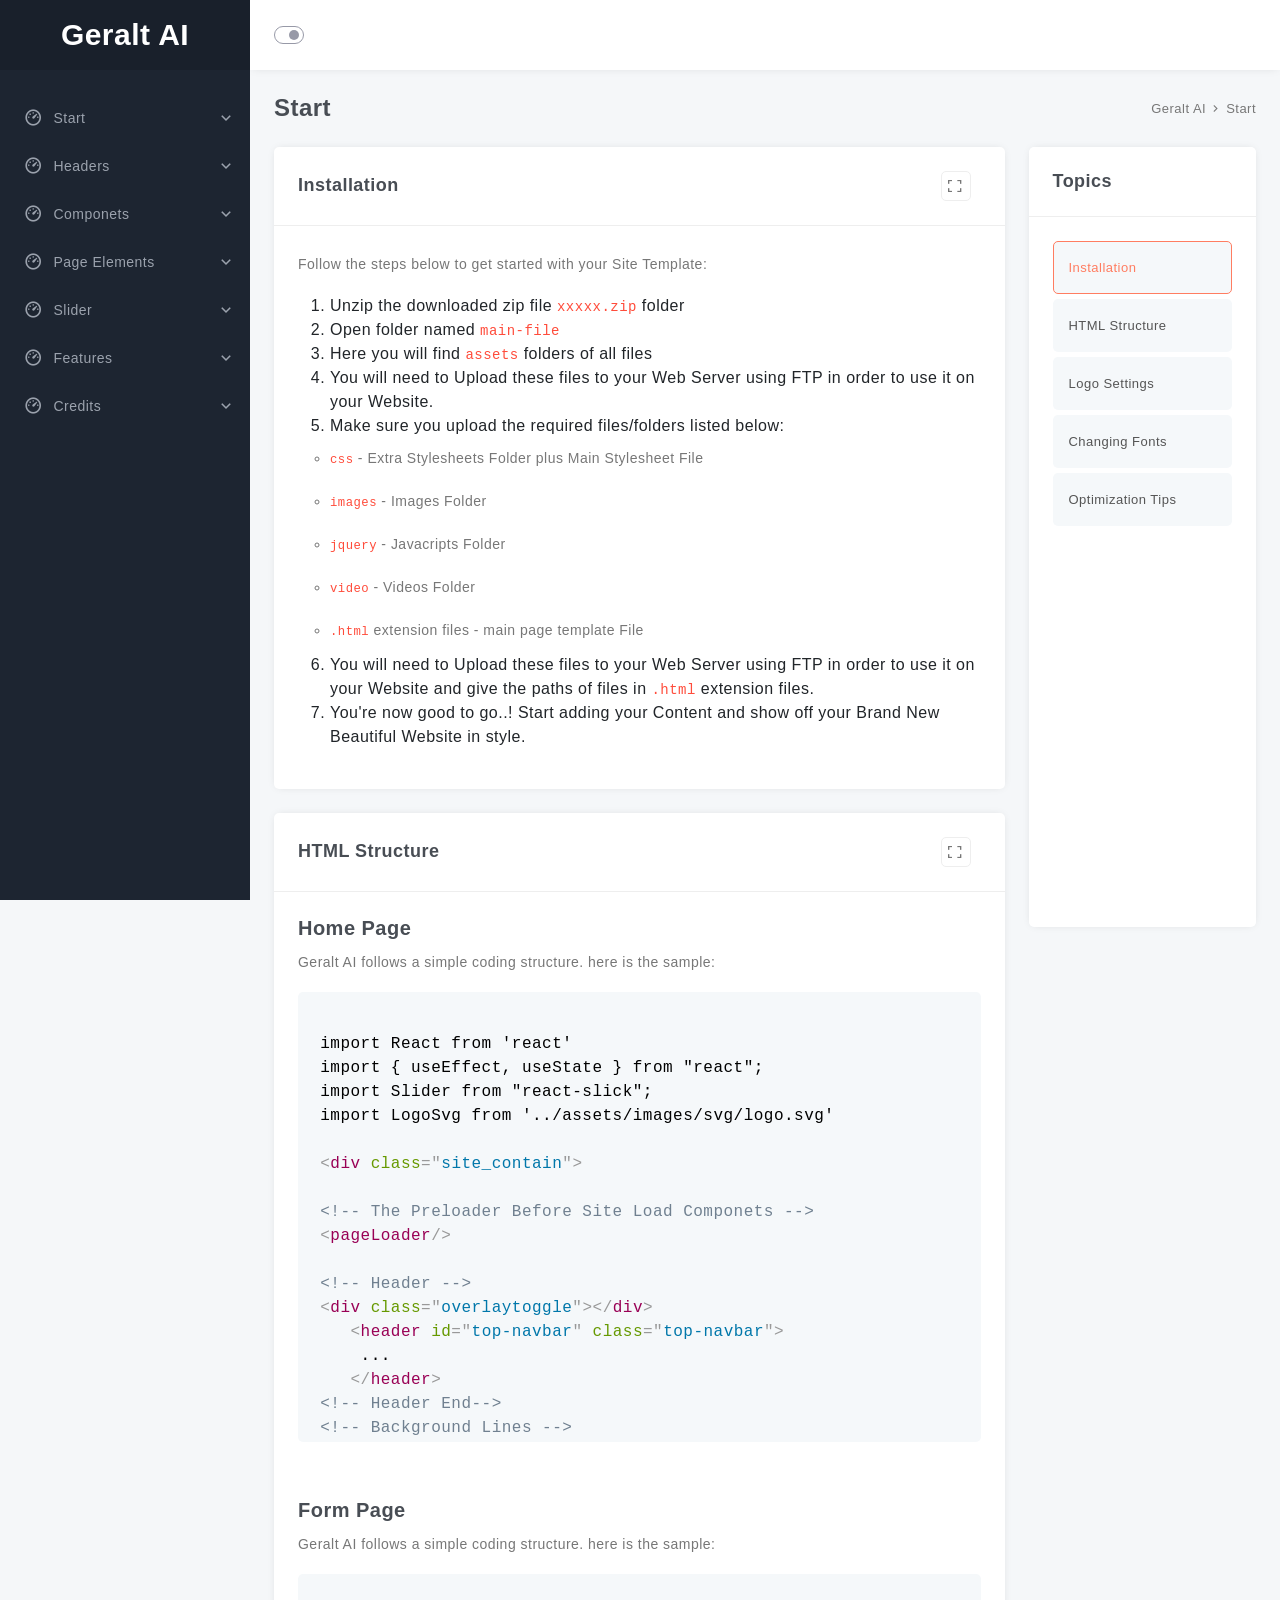
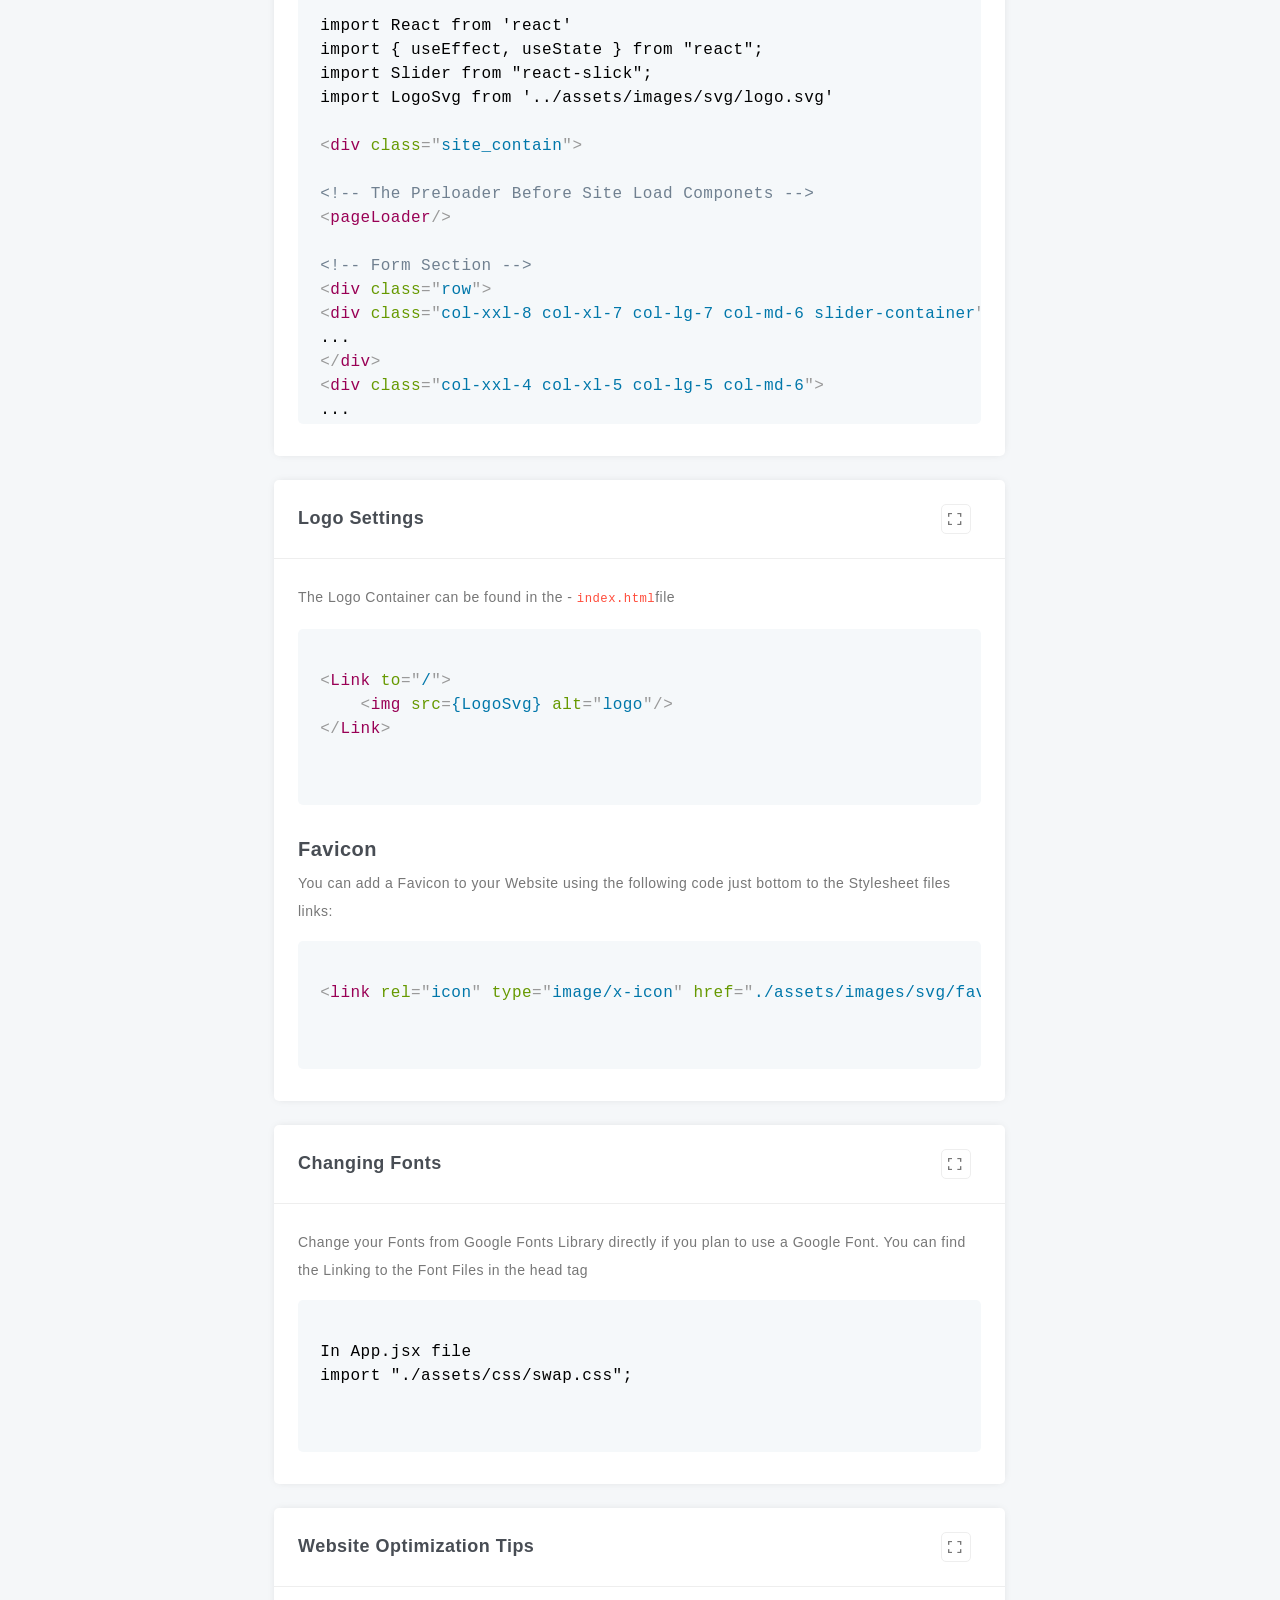
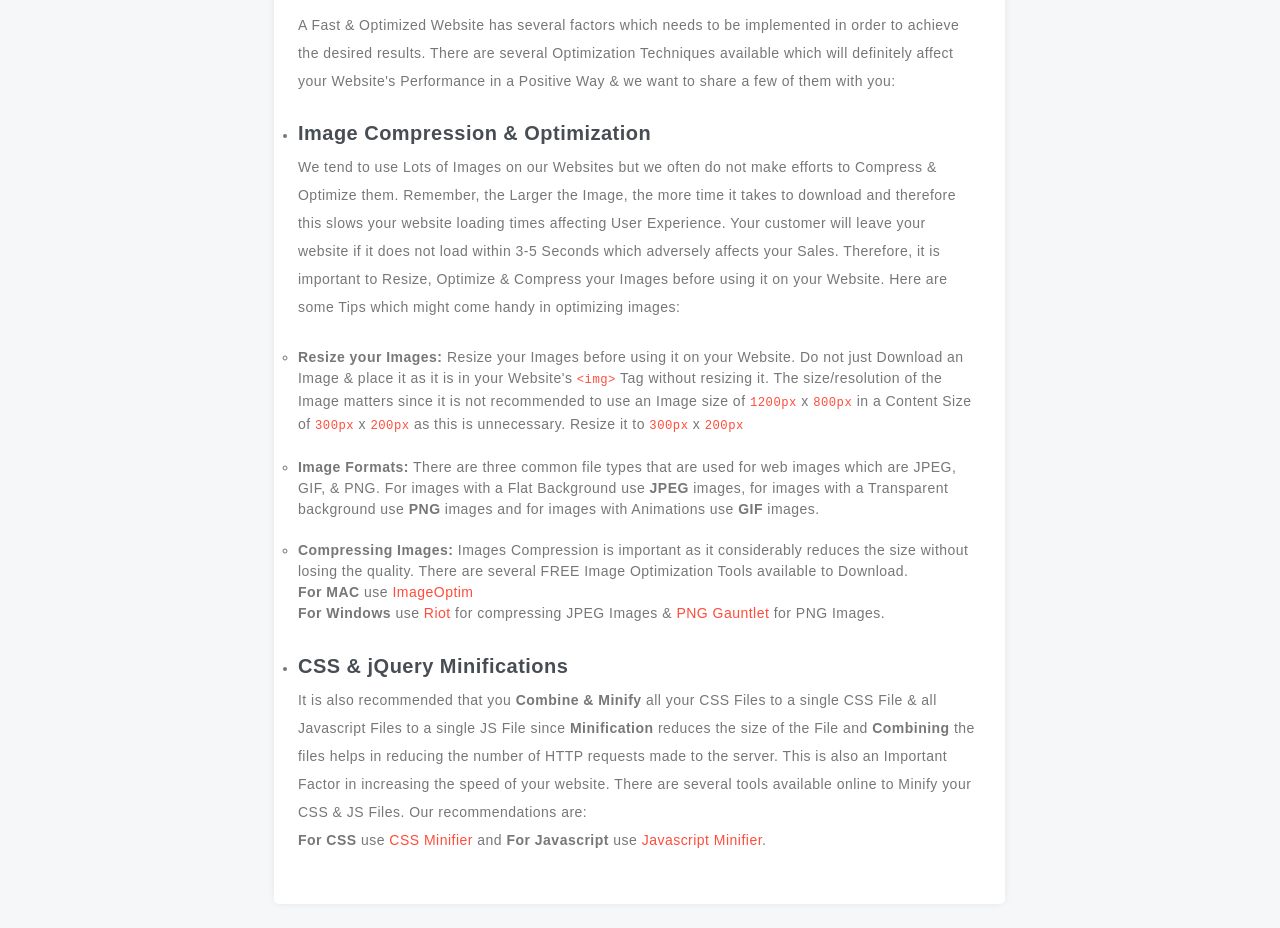
<file: Documentation/index.html>
<!DOCTYPE html>
<html lang="en" dir="ltr">

<head>
	<meta charset="utf-8">
	<meta http-equiv="X-UA-Compatible" content="IE=edge">
	<meta name="viewport" content="width=device-width, initial-scale=1">
	<title>Geralt AI </title>
	<link rel="shortcut icon" href="assets/img/favicon/favicon.svg">
	<link href="assets/css/materialdesignicons.min.css" rel="stylesheet">
	<link href="assets/css/remixicon.css" rel="stylesheet">
	<link href="assets/css/bootstrap.min.css" rel="stylesheet">
	<link href="assets/css/prism.css" rel="stylesheet">
	<link id="mainCss" href="assets/css/style.css" rel="stylesheet">
</head>

<body>
	<main class="wrapper sb-default">
		<!-- Header Start -->
		<header class="gx-header">
			<div class="container-fluid">
				<div class="gx-header-items">
					<div class="left-header">
						<a href="javascript:void(0)" class="gx-toggle-sidebar">
							<span class="outer-ring">
								<span class="inner-ring"></span>
							</span>
						</a>
					</div>
				</div>
			</div>
		</header>
		<!-- Header End -->
		<!-- Sidebar Start -->
		<div class="gx-sidebar-overlay"></div>
		<div class="gx-sidebar" data-mode="dark">
			<div class="gx-sb-logo">
				<a href="index.html" class="sb-full">Geralt AI</a>
				<a href="index.html" class="sb-collapse">Geralt AI</a>
			</div>
			<div class="gx-sb-wrapper">
				<div class="gx-sb-content">
					<ul class="gx-sb-list">
						<li class="gx-sb-item sb-drop-item">
							<a href="javascript:void(0)" class="gx-drop-toggle">
								<i class="ri-dashboard-3-line"></i>
								<span class="condense">Start<i class="drop-arrow ri-arrow-down-s-line"></i>
								</span>
							</a>
							<ul class="gx-sb-drop condense">
								<li class="list">
									<a href="index.html#gx_instructions" class="gx-page-link drop">
										<i class="ri-record-circle-line"></i>Installation
									</a>
								</li>
								<li class="list">
									<a href="index.html#gx_features" class="gx-page-link drop">
										<i class="ri-record-circle-line"></i>HTML Structure
									</a>
								</li>
								<li class="list">
									<a href="index.html#gx_structure" class="gx-page-link drop">
										<i class="ri-record-circle-line"></i>Logo Settings
									</a>
								</li>
								<li class="list">
									<a href="index.html#gx_starter" class="gx-page-link drop">
										<i class="ri-record-circle-line"></i>Changing Fonts
									</a>
								</li>
								<li class="list">
									<a href="index.html#gx_website" class="gx-page-link drop">
										<i class="ri-record-circle-line"></i>Optimization Tips
									</a>
								</li>
							</ul>
						</li>
						<li class="gx-sb-item sb-drop-item">
							<a href="javascript:void(0)" class="gx-drop-toggle">
								<i class="ri-dashboard-3-line"></i>
								<span class="condense">Headers<i class="drop-arrow ri-arrow-down-s-line"></i></span>
							</a>
							<ul class="gx-sb-drop condense">
								<li class="list">
									<a href="header.html#gx_typo" class="gx-page-link drop">
										<i class="ri-record-circle-line"></i>Header Styles
									</a>
								</li>
							</ul>
						</li>
						<li class="gx-sb-item sb-drop-item">
							<a href="javascript:void(0)" class="gx-drop-toggle">
								<i class="ri-dashboard-3-line"></i>
								<span class="condense">Componets<i class="drop-arrow ri-arrow-down-s-line"></i>
								</span>
							</a>
							<ul class="gx-sb-drop condense">
								<li class="list">
									<a href="component.html#gx_source_css" class="gx-page-link drop">
										<i class="ri-record-circle-line"></i>Slider Structure
									</a>
								</li>
							</ul>
						</li>
						<li class="gx-sb-item sb-drop-item">
							<a href="javascript:void(0)" class="gx-drop-toggle">
								<i class="ri-dashboard-3-line"></i>
								<span class="condense">Page Elements<i class="drop-arrow ri-arrow-down-s-line"></i>
								</span>
							</a>
							<ul class="gx-sb-drop condense">
								<li class="list">
									<a href="page-element.html#gx_grid" class="gx-page-link drop">
										<i class="ri-record-circle-line"></i>Grid
									</a>
								</li>
								<li class="list">
									<a href="page-element.html#gx_helper" class="gx-page-link drop">
										<i class="ri-record-circle-line"></i>Helper Classes
									</a>
								</li>
							</ul>
						</li>
						<li class="gx-sb-item sb-drop-item">
							<a href="javascript:void(0)" class="gx-drop-toggle">
								<i class="ri-dashboard-3-line"></i>
								<span class="condense">Slider<i class="drop-arrow ri-arrow-down-s-line"></i>
								</span>
							</a>
							<ul class="gx-sb-drop condense">
								<li class="list">
									<a href="slider-type.html#gx_slider" class="gx-page-link drop">
										<i class="ri-record-circle-line"></i>Slider Types
									</a>
								</li>
							</ul>
						</li>
						<li class="gx-sb-item sb-drop-item">
							<a href="javascript:void(0)" class="gx-drop-toggle">
								<i class="ri-dashboard-3-line"></i>
								<span class="condense">Features<i class="drop-arrow ri-arrow-down-s-line"></i>
								</span>
							</a>
							<ul class="gx-sb-drop condense">
								<li class="list">
									<a href="features.html#gx_intro" class="gx-page-link drop">
										<i class="ri-record-circle-line"></i>Introduction
									</a>
								</li>
								<li class="list">
									<a href="features.html#gx_anim" class="gx-page-link drop">
										<i class="ri-record-circle-line"></i>Animations
									</a>
								</li>
								<li class="list">
									<a href="features.html#gx_icon" class="gx-page-link drop">
										<i class="ri-record-circle-line"></i>Icons
									</a>
								</li>
							</ul>
						</li>
						<li class="gx-sb-item sb-drop-item">
							<a href="javascript:void(0)" class="gx-drop-toggle">
								<i class="ri-dashboard-3-line"></i>
								<span class="condense">Credits<i class="drop-arrow ri-arrow-down-s-line"></i>
								</span>
							</a>
							<ul class="gx-sb-drop condense">
								<li class="list">
									<a href="credit.html#gx_img" class="gx-page-link drop">
										<i class="ri-record-circle-line"></i>Images
									</a>
								</li>
								<li class="list">
									<a href="credit.html#gx_js" class="gx-page-link drop">
										<i class="ri-record-circle-line"></i>jQuery
									</a>
								</li>
								<li class="list">
									<a href="credit.html#gx_css" class="gx-page-link drop">
										<i class="ri-record-circle-line"></i>CSS
									</a>
								</li>
							</ul>
						</li>
					</ul>
				</div>
			</div>
		</div>
		<!-- Sidebar End -->
		<!-- Main Content Start -->
		<div class="gx-main-content">
			<div class="container-fluid">
				<!-- Page title & breadcrumb -->
				<div class="gx-page-title gx-page-title-2">
					<h1 class="d-none">Indexpage</h1>
					<h2 class="d-none">Hidden</h2>
					<h3 class="d-none">Index</h3>
					<h4 class="d-none">Indexpage1</h4>
					<div class="gx-breadcrumb">
						<h5>Start</h5>
						<ul class="bread-txt">
							<li><a href="index.html">Geralt AI </a></li>
							<li>Start</li>
						</ul>
					</div>
				</div>
				<div class="row sections">
					<div class="col-xl-9 col-md-12">
						<div class="gx-block">
							<div class="gx-card gx-page-block" id="gx_instructions">
								<div class="gx-card-header header-575">
									<h4 class="gx-card-title">Installation</h4>
									<div class="header-tools">
										<a href="#" class="m-r-10 gx-full-card">
											<i class="ri-fullscreen-line" title="Full Screen"></i>
										</a>
									</div>
								</div>
								<div class="gx-card-content">
									<div class="intro-details">
										<p>Follow the steps below to get started with your Site Template:</p>
										<ol>
											<li>Unzip the downloaded zip file <code class="index-txt1">xxxxx.zip</code>
												folder</li>
											<li>Open folder named <code class="index-txt1">main-file</code> </li>
											<li>Here you will find <code class="index-txt1">assets</code> folders of all
												files </li>
											<li>You will need to Upload these files to your Web Server using FTP in
												order to use it on your Website.</li>
											<li>Make sure you upload the required files/folders listed below:
												<ul>
													<li><code class="index-txt1">css</code> - Extra Stylesheets Folder
														plus Main Stylesheet File
													</li>
													<li><code class="index-txt1">images</code> - Images Folder
													</li>
													<li><code class="index-txt1">jquery</code> - Javacripts Folder
													</li>
													<li><code class="index-txt1">video</code> - Videos Folder
													</li>
													<li><code class="index-txt1">.html</code> extension files - main
														page template File
													</li>
												</ul>
											</li>
											<li> You will need to Upload these files to your Web Server using FTP in
												order to use it on your Website and give the paths of files in <code
													class="index-txt1">.html</code>
												extension files.
											</li>
											<li>You're now good to go..! Start adding your Content and show off your
												Brand New Beautiful Website in style.
											</li>
										</ol>
									</div>
								</div>
							</div>
						</div>
						<div class="gx-block">
							<div class="gx-card gx-page-block" id="gx_features">
								<div class="gx-card-header header-575">
									<h4 class="gx-card-title">HTML Structure</h4>
									<div class="header-tools">
										<a href="#" class="m-r-10 gx-full-card">
											<i class="ri-fullscreen-line" title="Full Screen"></i>
										</a>
									</div>
								</div>
								<div class="gx-card-content">
									<div class="intro">
										<h5>Home Page</h5>
										<p>Geralt AI follows a simple coding structure. here is the sample:</p>
										<pre class="language-markup">
											<code class="language-markup">
												import React from 'react'
												import { useEffect, useState } from "react";
												import Slider from "react-slick";
												import LogoSvg from '../assets/images/svg/logo.svg'

												&lt;div class="site_contain"&gt;

												<span class="color">&lt;!-- The Preloader Before Site Load Componets --&gt;</span>
												&lt;pageLoader/&gt;	

												<span class="color">&lt;!-- Header --&gt;</span>
												&lt;div class="overlaytoggle"&gt;&lt;/div&gt;
												   &lt;header id="top-navbar" class="top-navbar"&gt;
												    ...
												   &lt;/header&gt;
												<span class="color">&lt;!-- Header End--&gt;</span>
												<span class="color">&lt;!-- Background Lines --&gt;</span>
												&lt;div class="grid-lines"&gt;
												...
												&lt;/div&gt;
												<span class="color">&lt;!-- Section One --&gt;</span>
												&lt;section class="section-one overflow-hidden" id="explore"&gt;
												...
												&lt;/section&gt;
												<span class="color">&lt;!-- Section Two --&gt;
												</span>&lt;section class="section-two"&gt;
												...
												&lt;/section&gt;
												<span class="color">&lt;!-- Section Three --&gt;</span>
												&lt;section class="section-three pt-0" id="category"&gt;
												 ...
												&lt;/section&gt;
												<span class="color">&lt;!-- Section Four --&gt;</span>
												&lt;section class="section-four pt-0" id="discover"&gt;
												 ...
												&lt;/section&gt;
												<span class="color">&lt;!-- Section Five --&gt;</span>
												&lt;section class="section-five pt-0" id="features"&gt;
												...
												&lt;/section&gt;
												<span class="color">&lt;!-- Section Six --&gt;</span>
												&lt;section class="section-six pt-0" id="testimonials"&gt;								
												...
												&lt;/section&gt;
												<span class="color">&lt;!-- Section Seven --&gt;</span>
												&lt;section class="section-seven pt-0"&gt;
												 ...
												&lt;/section&gt;
												<span class="color">&lt;!-- Section Eight --&gt;</span>
												&lt;section class="section-eight pt-0" id="pricing"&gt;
												...
												&lt;/section&gt;
												<span class="color">&lt;!-- Section Nine --&gt;</span>
												&lt;section class="section-nine pt-0"&gt;
												...
												&lt;/section&gt;
												<span class="color">&lt;!-- Section Ten --&gt;</span>
												&lt;section class="section-ten pt-0" id="faq"&gt;
												...
												&lt;/section&gt;
												<span class="color">&lt;!-- Section Blog --&gt;</span>
												&lt;section class="section-blog pt-0" id="blogs""&gt;
												...
												&lt;/section&gt;
												<span class="color">&lt;!-- Blog Modal --&gt;</span>
												&lt;div class="modal fade" id="blogPopUp" tabindex="-1"&gt;
												  ...
												&lt;/div&gt;
												<span class="color">&lt;!-- Section Community --&gt;</span>
												&lt;section class="section-community pt-0"&gt;
												...
												&lt;/footer&gt;
												<span class="color">&lt;!-- Section Footer --&gt;</span>
												&lt;footer class="footer-section"&gt;
												...
												&lt;/footer&gt;
												<span class="color">&lt;!-- Bottom To Top Button --&gt;</span>
												&lt;button class="bottom-top-button"&gt;
												  ...
												&lt;/button&gt;
												&lt;/div&gt;
											</code>
										</pre>
									</div>
								</div>


								<div class="gx-card-content">
									<div class="intro">
										<h5>Form Page</h5>
										<p>Geralt AI follows a simple coding structure. here is the sample:</p>
										<pre class="language-markup">
											<code class="language-markup">
												import React from 'react'
												import { useEffect, useState } from "react";
												import Slider from "react-slick";
												import LogoSvg from '../assets/images/svg/logo.svg'

												&lt;div class="site_contain"&gt;

												<span class="color">&lt;!-- The Preloader Before Site Load Componets --&gt;</span>
												&lt;pageLoader/&gt;

												<span class="color">&lt;!-- Form Section --&gt;</span>
												&lt;div class="row"&gt;
												&lt;div class="col-xxl-8 col-xl-7 col-lg-7 col-md-6 slider-container"&gt;
												...
												&lt;/div&gt;
												&lt;div class="col-xxl-4 col-xl-5 col-lg-5 col-md-6"&gt;
												...
												&lt;/div&gt;
												&lt;/div&gt;
											
												&lt;/div&gt;
											</code>
										</pre>
									</div>
								</div>
							</div>
						</div>
						<div class="gx-block">
							<div class="gx-card gx-page-block" id="gx_structure">
								<div class="gx-card-header header-575">
									<h4 class="gx-card-title">Logo Settings</h4>
									<div class="header-tools">
										<a href="#" class="m-r-10 gx-full-card">
											<i class="ri-fullscreen-line" title="Full Screen"></i>
										</a>
									</div>
								</div>
								<div class="gx-card-content">
									<div class="file-structure">
										<p>The Logo Container can be found in the - <code
												class="index-txt1">index.html</code>file</p>
										<pre class="language-markup">
											<code class="language-markup">
												&lt;Link to="/"&gt;
												    &lt;img src={LogoSvg} alt="logo"/&gt;
												&lt;/Link&gt;
											</code>
										</pre>
									</div>
									<div class="file-structure mt-32">
										<h5 class="gx-card-title">Favicon</h5>
										<p>You can add a Favicon to your Website using the following code just bottom to
											the Stylesheet files links:</p>
										<pre class="language-markup">
											<code class="language-markup">
												&lt;link rel="icon" type="image/x-icon" href="./assets/images/svg/favicon.svg" &gt;
											</code>
										</pre>
									</div>
								</div>
							</div>
						</div>
						<div class="gx-block">
							<div class="gx-card gx-page-block" id="gx_starter">
								<div class="gx-card-header header-575">
									<h4 class="gx-card-title">Changing Fonts</h4>
									<div class="header-tools">
										<a href="#" class="m-r-10 gx-full-card">
											<i class="ri-fullscreen-line" title="Full Screen"></i>
										</a>
									</div>
								</div>
								<div class="gx-card-content">
									<div class="file-starter">
										<p>Change your Fonts from Google Fonts Library directly if you plan to use a
											Google Font. You can find the Linking to the Font Files in the head tag</p>
										<pre class="language-markup">
											<code class="language-markup">
												In App.jsx file 
												import "./assets/css/swap.css";
											</code>
										</pre>
									</div>
								</div>
							</div>
						</div>
						<div class="gx-block">
							<div class="gx-card gx-page-block" id="gx_website">
								<div class="gx-card-header header-575">
									<h4 class="gx-card-title">Website Optimization Tips</h4>
									<div class="header-tools">
										<a href="#" class="m-r-10 gx-full-card">
											<i class="ri-fullscreen-line" title="Full Screen"></i>
										</a>
									</div>
								</div>
								<div class="gx-card-content">
									<div class="file-starter">
										<p>A Fast &amp; Optimized Website has several factors which needs to be
											implemented in order to achieve the desired results. There are several
											Optimization Techniques available which will definitely affect your
											Website's Performance in a Positive Way &amp; we want to share a few of them
											with you:
										</p>
										<ul>
											<li>
												<h5>Image Compression &amp; Optimization</h5>
												<p>We tend to use Lots of Images on our Websites but we often do not
													make efforts to Compress &amp; Optimize them. Remember, the Larger
													the Image, the more time it takes to download and therefore this
													slows your website loading times affecting User Experience. Your
													customer will leave your website if it does not load within 3-5
													Seconds which adversely affects your Sales. Therefore, it is
													important to Resize, Optimize &amp; Compress your Images before
													using it on your Website. Here are some Tips which might come handy
													in optimizing images:</p>
												<ul>
													<li>
														<strong>Resize your Images:</strong> Resize your Images before
														using it on your Website. Do not just Download an Image &amp;
														place it as it is in your Website's <code
															class="index-txt1">&lt;img&gt;</code> Tag without resizing
														it. The size/resolution of the Image matters since it is not
														recommended to use an Image size of <code
															class="index-txt1">1200px</code> x <code
															class="index-txt1">800px</code> in a Content Size of <code
															class="index-txt1">300px</code> x <code
															class="index-txt1">200px</code> as this is unnecessary.
														Resize it to <code class="index-txt1">300px</code> x <code
															class="index-txt1">200px</code>
													</li>
													<li>
														<strong>Image Formats:</strong> There are three common file
														types that are used for web images which are JPEG, GIF, &amp;
														PNG. For images with a Flat Background use <strong>JPEG</strong>
														images, for images with a Transparent background use
														<strong>PNG</strong> images and for images with Animations use
														<strong>GIF</strong> images.
													</li>
													<li>
														<strong>Compressing Images:</strong> Images Compression is
														important as it considerably reduces the size without losing the
														quality. There are several FREE Image Optimization Tools
														available to Download.<br>
														<strong>For MAC</strong> use <a href="https://imageoptim.com/"
															class="index-txt1" target="_blank">ImageOptim</a><br>
														<strong>For Windows</strong> use <a
															href="http://luci.criosweb.ro/riot/" class="index-txt1"
															target="_blank">Riot</a> for compressing JPEG Images &amp;
														<a href="http://pnggauntlet.com/" class="index-txt1"
															target="_blank">PNG Gauntlet</a> for PNG Images.
													</li>
												</ul>
											</li>
											<li>
												<h5>CSS &amp; jQuery Minifications</h5>
												<p>It is also recommended that you
													<strong>Combine &amp; Minify</strong> all your CSS Files to a single
													CSS File &amp; all Javascript Files to a single JS File since
													<strong>Minification</strong> reduces the size of the File and
													<strong>Combining</strong> the files helps in reducing the number of
													HTTP requests made to the server. This is also an Important Factor
													in increasing the speed of your website. There are several tools
													available online to Minify your CSS &amp; JS Files. Our
													recommendations are:<br>
													<strong>For CSS</strong> use <a href="http://cssminifier.com/"
														class="index-txt1" target="_blank">CSS Minifier</a> and
													<strong>For Javascript</strong> use <a
														href="http://javascript-minifier.com/" class="index-txt1"
														target="_blank">Javascript Minifier</a>.
												</p>
											</li>
										</ul>
									</div>
								</div>
							</div>
						</div>
					</div>
					<!-- Sidebar Topics -->
					<div class="gx-side-overlay"></div>
					<div class="col-xl-3 col-md-12 gx-topic">
						<div class="gx-card topic-sidebar">
							<div class="gx-card-header">
								<h4 class="gx-card-title">Topics</h4>
								<h5 class="d-none">Topics</h5>
							</div>
							<div class="gx-card-content gx-topic-list">
								<nav>
									<ul class="topic-list">
										<li><a class="topic active" href="#gx_instructions">Installation</a></li>
										<li><a class="topic" href="#gx_features">HTML Structure</a></li>
										<li><a class="topic" href="#gx_structure">Logo Settings</a></li>
										<li><a class="topic" href="#gx_starter">Changing Fonts</a></li>
										<li><a class="topic" href="#gx_website">Optimization Tips</a></li>
									</ul>
								</nav>
							</div>
						</div>
					</div>
				</div>
			</div>
			<div class="gx-tools-sidebar-overlay"></div>
		</div>
	</main>
	<script src="assets/js/jquery-min-3.7.1.js"></script>
	<script src="assets/js/bootstrap.bundle.min.js"></script>
	<script src="assets/js/prism.js"></script>
	<script src="assets/js/main.js"></script>
</body>

</html>
</file>
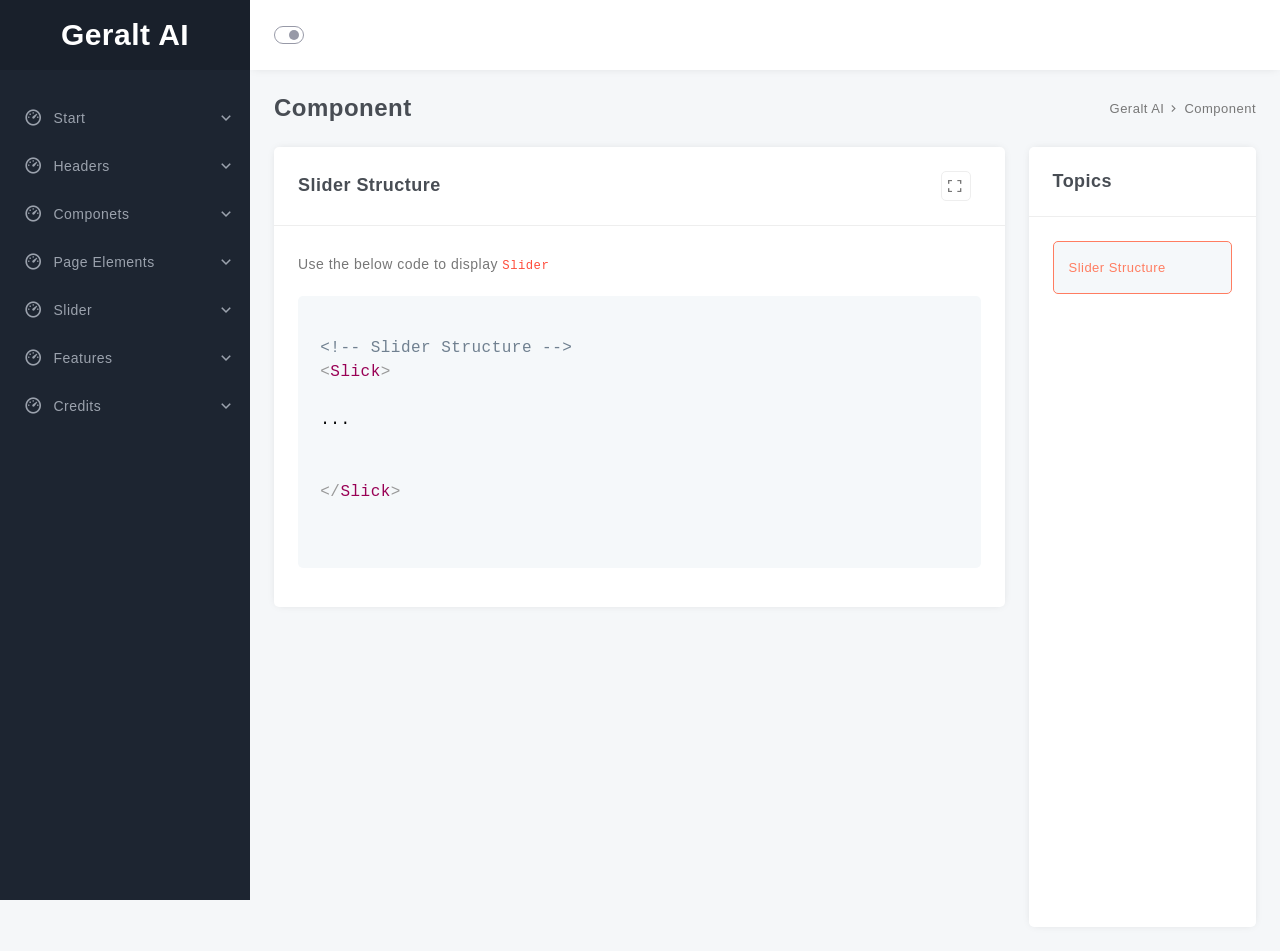
<file: Documentation/component.html>
<!DOCTYPE html>
<html lang="en" dir="ltr">
<head>
	<meta charset="utf-8">
	<meta http-equiv="X-UA-Compatible" content="IE=edge">
	<meta name="viewport" content="width=device-width, initial-scale=1">
	<title>Geralt AI </title>
	<link rel="shortcut icon" href="assets/img/favicon/favicon.svg">
	<link href="assets/css/materialdesignicons.min.css" rel="stylesheet">
	<link href="assets/css/remixicon.css" rel="stylesheet">
	<link href="assets/css/bootstrap.min.css" rel="stylesheet">
	<link href="assets/css/prism.css" rel="stylesheet">
	<link id="mainCss" href="assets/css/style.css" rel="stylesheet">
</head>
<body>
	<main class="wrapper sb-default">
		<!-- Header Start -->
		<header class="gx-header">
			<div class="container-fluid">
				<div class="gx-header-items">
					<div class="left-header">
						<a href="javascript:void(0)" class="gx-toggle-sidebar">
							<span class="outer-ring">
								<span class="inner-ring"></span>
							</span>
						</a>
					</div>
				</div>
			</div>
		</header>
		<!-- Header End -->
		<!-- Sidebar Start -->
		<div class="gx-sidebar-overlay"></div>
		<div class="gx-sidebar" data-mode="dark">
			<div class="gx-sb-logo">
				<a href="index.html" class="sb-full">Geralt AI</a>
				<a href="index.html" class="sb-collapse">Geralt AI</a>
			</div>
			<div class="gx-sb-wrapper">
				<div class="gx-sb-content">
					<ul class="gx-sb-list">
						<li class="gx-sb-item sb-drop-item">
							<a href="javascript:void(0)" class="gx-drop-toggle">
								<i class="ri-dashboard-3-line"></i>
								<span class="condense">Start<i class="drop-arrow ri-arrow-down-s-line"></i>
								</span>
							</a>
							<ul class="gx-sb-drop condense">
								<li class="list">
									<a href="index.html#gx_instructions" class="gx-page-link drop">
										<i class="ri-record-circle-line"></i>Installation
									</a>
								</li>
								<li class="list">
									<a href="index.html#gx_features" class="gx-page-link drop">
										<i class="ri-record-circle-line"></i>HTML Structure
									</a>
								</li>
								<li class="list">
									<a href="index.html#gx_structure" class="gx-page-link drop">
										<i class="ri-record-circle-line"></i>Logo Settings
									</a>
								</li>
								<li class="list">
									<a href="index.html#gx_starter" class="gx-page-link drop">
										<i class="ri-record-circle-line"></i>Changing Fonts
									</a>
								</li>
								<li class="list">
									<a href="index.html#gx_website" class="gx-page-link drop">
										<i class="ri-record-circle-line"></i>Optimization Tips
									</a>
								</li>
							</ul>
						</li>
						<li class="gx-sb-item sb-drop-item">
							<a href="javascript:void(0)" class="gx-drop-toggle">
								<i class="ri-dashboard-3-line"></i>
								<span class="condense">Headers<i class="drop-arrow ri-arrow-down-s-line"></i></span>
							</a>
							<ul class="gx-sb-drop condense">
								<li class="list">
									<a href="header.html#gx_typo" class="gx-page-link drop">
										<i class="ri-record-circle-line"></i>Header Styles
									</a>
								</li>
							</ul>
						</li>
						<li class="gx-sb-item sb-drop-item">
							<a href="javascript:void(0)" class="gx-drop-toggle">
								<i class="ri-dashboard-3-line"></i>
								<span class="condense">Componets<i class="drop-arrow ri-arrow-down-s-line"></i>
								</span>
							</a>
							<ul class="gx-sb-drop condense">
								<li class="list">
									<a href="component.html#gx_source_css" class="gx-page-link drop">
										<i class="ri-record-circle-line"></i>Slider Structure
									</a>
								</li>
							</ul>
						</li>
						<li class="gx-sb-item sb-drop-item">
							<a href="javascript:void(0)" class="gx-drop-toggle">
								<i class="ri-dashboard-3-line"></i>
								<span class="condense">Page Elements<i class="drop-arrow ri-arrow-down-s-line"></i>
								</span>
							</a>
							<ul class="gx-sb-drop condense">
								<li class="list">
									<a href="page-element.html#gx_grid" class="gx-page-link drop">
										<i class="ri-record-circle-line"></i>Grid
									</a>
								</li>
								<li class="list">
									<a href="page-element.html#gx_helper" class="gx-page-link drop">
										<i class="ri-record-circle-line"></i>Helper Classes
									</a>
								</li>
							</ul>
						</li>
						<li class="gx-sb-item sb-drop-item">
							<a href="javascript:void(0)" class="gx-drop-toggle">
								<i class="ri-dashboard-3-line"></i>
								<span class="condense">Slider<i class="drop-arrow ri-arrow-down-s-line"></i>
								</span>
							</a>
							<ul class="gx-sb-drop condense">
								<li class="list">
									<a href="slider-type.html#gx_slider" class="gx-page-link drop">
										<i class="ri-record-circle-line"></i>Slider Types
									</a>
								</li>
							</ul>
						</li>
						<li class="gx-sb-item sb-drop-item">
							<a href="javascript:void(0)" class="gx-drop-toggle">
								<i class="ri-dashboard-3-line"></i>
								<span class="condense">Features<i class="drop-arrow ri-arrow-down-s-line"></i>
								</span>
							</a>
							<ul class="gx-sb-drop condense">
								<li class="list">
									<a href="features.html#gx_intro" class="gx-page-link drop">
										<i class="ri-record-circle-line"></i>Introduction
									</a>
								</li>
								<li class="list">
									<a href="features.html#gx_anim" class="gx-page-link drop">
										<i class="ri-record-circle-line"></i>Animations
									</a>
								</li>
								<li class="list">
									<a href="features.html#gx_icon" class="gx-page-link drop">
										<i class="ri-record-circle-line"></i>Icons
									</a>
								</li>
							</ul>
						</li>
						<li class="gx-sb-item sb-drop-item">
							<a href="javascript:void(0)" class="gx-drop-toggle">
								<i class="ri-dashboard-3-line"></i>
								<span class="condense">Credits<i class="drop-arrow ri-arrow-down-s-line"></i>
								</span>
							</a>
							<ul class="gx-sb-drop condense">
								<li class="list">
									<a href="credit.html#gx_img" class="gx-page-link drop">
										<i class="ri-record-circle-line"></i>Images
									</a>
								</li>
								<li class="list">
									<a href="credit.html#gx_js" class="gx-page-link drop">
										<i class="ri-record-circle-line"></i>jQuery
									</a>
								</li>
								<li class="list">
									<a href="credit.html#gx_css" class="gx-page-link drop">
										<i class="ri-record-circle-line"></i>CSS
									</a>
								</li>
							</ul>
						</li>
					</ul>
				</div>
			</div>
		</div>
		<!-- Sidebar End -->
		<!-- Main Content Start -->
		<div class="gx-main-content">
			<div class="container-fluid">
				<!-- Page title & breadcrumb -->
				<div class="gx-page-title gx-page-title-2">
					<div class="gx-breadcrumb">
						<h1 class="d-none">Component</h1>
						<h2 class="d-none">ComponentPage</h2>
						<h3 class="d-none">Component Hidden</h3>
						<h4 class="d-none">Hidden</h4>
						<h5>Component</h5>
						<ul class="bread-txt">
							<li><a href="index.html">Geralt AI </a></li>
							<li>Component</li>
						</ul>
					</div>
				</div>
				<div class="row sections">
					<div class="col-xl-9 col-md-12">
						<div class="gx-block">
							<div class="gx-card gx-page-block" id="gx_source_css">
								<div class="gx-card-header header-575">
									<h4 class="gx-card-title">Slider Structure</h4>
									<div class="header-tools">
										<a href="javascript:void(0)" class="m-r-10 gx-full-card">
											<i class="ri-fullscreen-line" title="Full Screen"></i>
										</a>
									</div>
								</div>
								<div class="gx-card-content">
									<div class="source">
										<p>Use the below code to display <code class="index-txt1">Slider</code></p>
										<pre class="language-html m-b-15">
											<code class="language-html">
												&lt;!-- Slider Structure --&gt;
												&lt;Slick&gt;
												
												...
												

												&lt;/Slick&gt;
											</code>
										</pre>
									</div>
								</div>
							</div>
						</div>
					</div>
					<!-- Sidebar Topic -->
					<div class="gx-side-overlay"></div>
					<div class="col-xl-3 col-md-12 gx-topic">
						<div class="gx-card topic-sidebar" id="fxmap">
							<div class="gx-card-header">
								<h4 class="gx-card-title">Topics</h4>
								<h5 class="d-none">Topics</h5>
							</div>
							<div class="gx-card-content gx-topic-list">
								<nav>
									<ul class="topic-list">
										<li><a class="topic active" href="#gx_source_css">Slider Structure</a></li>
									</ul>
								</nav>
							</div>
						</div>
					</div>
				</div>
			</div>
		</div>
		<!-- Main Content End -->
		<!-- Feature Tools Start -->
		<div class="gx-tools-sidebar-overlay"></div>
		<!-- Feature Tools End -->
	</main>
	<script src="assets/js/jquery-min-3.7.1.js"></script>
	<script src="assets/js/bootstrap.bundle.min.js"></script>
	<script src="assets/js/prism.js"></script>
	<script src="assets/js/main.js"></script>
</body>

</html>
</file>
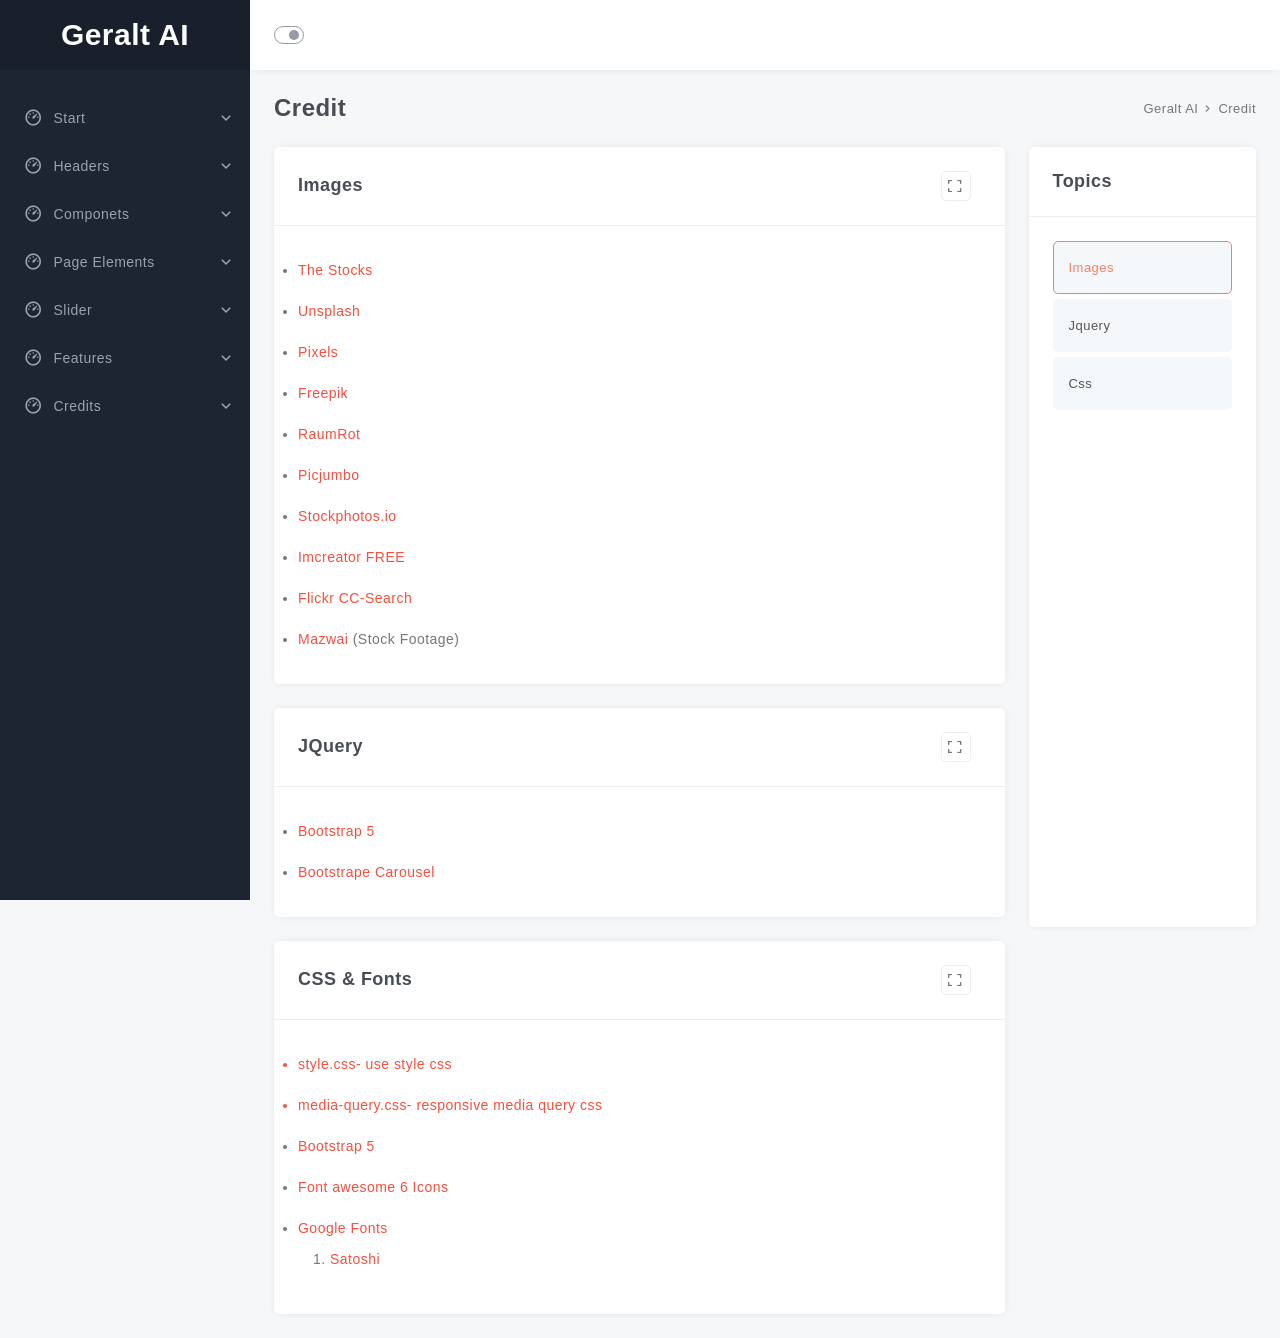
<file: Documentation/credit.html>
<!DOCTYPE html>
<html lang="en" dir="ltr">

<head>
	<meta charset="utf-8">
	<meta http-equiv="X-UA-Compatible" content="IE=edge">
	<meta name="viewport" content="width=device-width, initial-scale=1">
	<title>Geralt AI </title>
	<link rel="shortcut icon" href="assets/img/favicon/favicon.svg">
	<link href="assets/css/materialdesignicons.min.css" rel="stylesheet">
	<link href="assets/css/remixicon.css" rel="stylesheet">
	<link href="assets/css/bootstrap.min.css" rel="stylesheet">
	<link href="assets/css/prism.css" rel="stylesheet">
	<link id="mainCss" href="assets/css/style.css" rel="stylesheet">
</head>

<body>
	<main class="wrapper sb-default">
		<!-- Header Start -->
		<header class="gx-header">
			<div class="container-fluid">
				<div class="gx-header-items">
					<div class="left-header">
						<a href="javascript:void(0)" class="gx-toggle-sidebar">
							<span class="outer-ring">
								<span class="inner-ring"></span>
							</span>
						</a>
					</div>
				</div>
			</div>
		</header>
		<!-- Header End -->
		<!-- Sidebar Start -->
		<div class="gx-sidebar-overlay"></div>
		<div class="gx-sidebar" data-mode="dark">
			<div class="gx-sb-logo">
				<a href="index.html" class="sb-full">Geralt AI</a>
				<a href="index.html" class="sb-collapse">Geralt AI</a>
			</div>
			<div class="gx-sb-wrapper">
				<div class="gx-sb-content">
					<ul class="gx-sb-list">
						<li class="gx-sb-item sb-drop-item">
							<a href="javascript:void(0)" class="gx-drop-toggle">
								<i class="ri-dashboard-3-line"></i>
								<span class="condense">Start<i class="drop-arrow ri-arrow-down-s-line"></i>
								</span>
							</a>
							<ul class="gx-sb-drop condense">
								<li class="list">
									<a href="index.html#gx_instructions" class="gx-page-link drop">
										<i class="ri-record-circle-line"></i>Installation
									</a>
								</li>
								<li class="list">
									<a href="index.html#gx_features" class="gx-page-link drop">
										<i class="ri-record-circle-line"></i>HTML Structure
									</a>
								</li>
								<li class="list">
									<a href="index.html#gx_structure" class="gx-page-link drop">
										<i class="ri-record-circle-line"></i>Logo Settings
									</a>
								</li>
								<li class="list">
									<a href="index.html#gx_starter" class="gx-page-link drop">
										<i class="ri-record-circle-line"></i>Changing Fonts
									</a>
								</li>
								<li class="list">
									<a href="index.html#gx_website" class="gx-page-link drop">
										<i class="ri-record-circle-line"></i>Optimization Tips
									</a>
								</li>
								<li class="list">
									<a href="index.html#gx_mode" class="gx-page-link drop">
										<i class="ri-record-circle-line"></i>Dark Mode
									</a>
								</li>
							</ul>
						</li>
						<li class="gx-sb-item sb-drop-item">
							<a href="javascript:void(0)" class="gx-drop-toggle">
								<i class="ri-dashboard-3-line"></i>
								<span class="condense">Headers<i class="drop-arrow ri-arrow-down-s-line"></i></span>
							</a>
							<ul class="gx-sb-drop condense">
								<li class="list">
									<a href="header.html#gx_typo" class="gx-page-link drop">
										<i class="ri-record-circle-line"></i>Header Styles
									</a>
								</li>
							</ul>
						</li>
						<li class="gx-sb-item sb-drop-item">
							<a href="javascript:void(0)" class="gx-drop-toggle">
								<i class="ri-dashboard-3-line"></i>
								<span class="condense">Componets<i class="drop-arrow ri-arrow-down-s-line"></i>
								</span>
							</a>
							<ul class="gx-sb-drop condense">
								<li class="list">
									<a href="component.html#gx_source_css" class="gx-page-link drop">
										<i class="ri-record-circle-line"></i>Slider Structure
									</a>
								</li>
							</ul>
						</li>
						<li class="gx-sb-item sb-drop-item">
							<a href="javascript:void(0)" class="gx-drop-toggle">
								<i class="ri-dashboard-3-line"></i>
								<span class="condense">Page Elements<i class="drop-arrow ri-arrow-down-s-line"></i>
								</span>
							</a>
							<ul class="gx-sb-drop condense">
								<li class="list">
									<a href="page-element.html#gx_grid" class="gx-page-link drop">
										<i class="ri-record-circle-line"></i>Grid
									</a>
								</li>
								<li class="list">
									<a href="page-element.html#gx_helper" class="gx-page-link drop">
										<i class="ri-record-circle-line"></i>Helper Classes
									</a>
								</li>
							</ul>
						</li>
						<li class="gx-sb-item sb-drop-item">
							<a href="javascript:void(0)" class="gx-drop-toggle">
								<i class="ri-dashboard-3-line"></i>
								<span class="condense">Slider<i class="drop-arrow ri-arrow-down-s-line"></i>
								</span>
							</a>
							<ul class="gx-sb-drop condense">
								<li class="list">
									<a href="slider-type.html#gx_slider" class="gx-page-link drop">
										<i class="ri-record-circle-line"></i>Slider Types
									</a>
								</li>
							</ul>
						</li>
						<li class="gx-sb-item sb-drop-item">
							<a href="javascript:void(0)" class="gx-drop-toggle">
								<i class="ri-dashboard-3-line"></i>
								<span class="condense">Features<i class="drop-arrow ri-arrow-down-s-line"></i>
								</span>
							</a>
							<ul class="gx-sb-drop condense">
								<li class="list">
									<a href="features.html#gx_intro" class="gx-page-link drop">
										<i class="ri-record-circle-line"></i>Introduction
									</a>
								</li>
								<li class="list">
									<a href="features.html#gx_anim" class="gx-page-link drop">
										<i class="ri-record-circle-line"></i>Animations
									</a>
								</li>
								<li class="list">
									<a href="features.html#gx_icon" class="gx-page-link drop">
										<i class="ri-record-circle-line"></i>Icons
									</a>
								</li>
							</ul>
						</li>
						<li class="gx-sb-item sb-drop-item">
							<a href="javascript:void(0)" class="gx-drop-toggle">
								<i class="ri-dashboard-3-line"></i>
								<span class="condense">Credits<i class="drop-arrow ri-arrow-down-s-line"></i>
								</span>
							</a>
							<ul class="gx-sb-drop condense">
								<li class="list">
									<a href="credit.html#gx_img" class="gx-page-link drop">
										<i class="ri-record-circle-line"></i>Images
									</a>
								</li>
								<li class="list">
									<a href="credit.html#gx_js" class="gx-page-link drop">
										<i class="ri-record-circle-line"></i>jQuery
									</a>
								</li>
								<li class="list">
									<a href="credit.html#gx_css" class="gx-page-link drop">
										<i class="ri-record-circle-line"></i>CSS
									</a>
								</li>
							</ul>
						</li>
					</ul>
				</div>
			</div>
		</div>
		<!-- Sidebar End -->
		<!-- Main Content Start -->
		<div class="gx-main-content">
			<div class="container-fluid">
				<!-- Page title & breadcrumb -->
				<div class="gx-page-title gx-page-title-2">
					<div class="gx-breadcrumb">
						<h1 class="d-none">Credit Page</h1>
						<h2 class="d-none">Credit</h2>
						<h3 class="d-none">Credit Hidden</h3>
						<h4 class="d-none">Hidden</h4>
						<h5>Credit</h5>
						<ul class="bread-txt">
							<li><a href="index.html">Geralt AI </a></li>
							<li>Credit</li>
						</ul>
					</div>
				</div>
				<div class="row sections">
					<div class="col-xl-9 col-md-12">
						<div class="gx-block">
							<div class="gx-card gx-page-block" id="gx_img">
								<div class="gx-card-header header-575">
									<h4 class="gx-card-title">Images</h4>
									<div class="header-tools">
										<a href="javascript:void(0)" class="m-r-10 gx-full-card">
											<i class="ri-fullscreen-line" title="Full Screen"></i>
										</a>
									</div>
								</div>
								<div class="gx-card-content">
									<div class="source">
										<ul class="credit-list">
											<li><a href="http://thestocks.im/" target="_blank" title="The Stocks">The
													Stocks</a></li>
											<li><a href="http://unsplash.com/" target="_blank"
													title="Unsplash">Unsplash</a></li>
											<li><a href="https://www.pexels.com/" target="_blank"
													title="Unsplash">Pixels</a></li>
											<li><a href="https://www.freepik.com/" target="_blank"
													title="Freepik">Freepik</a></li>
											<li><a href="http://www.raumrot.com" target="_blank"
													title="RaumRot">RaumRot</a></li>
											<li><a href="http://picjumbo.com/" target="_blank"
													title="Picjumbo">Picjumbo</a></li>
											<li><a href="http://stockphotos.io/" target="_blank">Stockphotos.io</a></li>
											<li><a href="http://www.imcreator.com/free" target="_blank"
													title="Imcreator FREE">Imcreator FREE</a></li>
											<li><a href="https://www.flickr.com/creativecommons/by-2.0/" target="_blank"
													title="Flickr CC-Search">Flickr CC-Search</a></li>
											<li><a href="http://mazwai.com/" target="_blank"
													title="Flickr CC-Search">Mazwai</a> (Stock Footage)</li>
										</ul>
									</div>
								</div>
							</div>
						</div>
						<div class="gx-block">
							<div class="gx-card gx-page-block" id="gx_js">
								<div class="gx-card-header header-575">
									<h4 class="gx-card-title">jQuery</h4>
									<div class="header-tools">
										<a href="javascript:void(0)" class="m-r-10 gx-full-card">
											<i class="ri-fullscreen-line" title="Full Screen"></i>
										</a>
									</div>
								</div>
								<div class="gx-card-content">
									<div class="source">
										<ul class="credit-list">
											<li><a href="http://getbootstrap.com/" target="_blank">Bootstrap 5</a></li>
											<li><a href="https://getbootstrap.com/docs/5.2/components/carousel/"
													target="_blank">Bootstrape Carousel</a></li>
										</ul>
									</div>
								</div>
							</div>
						</div>
						<div class="gx-block">
							<div class="gx-card gx-page-block" id="gx_css">
								<div class="gx-card-header header-575">
									<h4 class="gx-card-title">CSS & Fonts</h4>
									<div class="header-tools">
										<a href="javascript:void(0)" class="m-r-10 gx-full-card">
											<i class="ri-fullscreen-line" title="Full Screen"></i>
										</a>
									</div>
								</div>
								<div class="gx-card-content">
									<div class="source">
										<ul class="credit-list">
											<li class="credit1">style.css- use style css </li>
											<li class="credit1">media-query.css- responsive media query css</li>
											<li><a href="http://getbootstrap.com/" target="_blank">Bootstrap 5</a></li>
											<li><a href="https://fontawesome.com/" target="_blank">Font awesome 6
													Icons</a></li>
											<li><a href="https://www.google.com/fonts" target="_blank">Google Fonts</a>
												<ol type="1">
													<li><a href="https://www.fontshare.com/fonts/satoshi"
															target="_blank">Satoshi</a></li>
												</ol>
											</li>
										</ul>
									</div>
								</div>
							</div>
						</div>
					</div>
					<!-- Sidebar Topic -->
					<div class="gx-side-overlay"></div>
					<div class="col-xl-3 col-md-12 gx-topic">
						<div class="gx-card topic-sidebar" id="fxmap">
							<div class="gx-card-header">
								<h4 class="gx-card-title">Topics</h4>
								<h5 class="d-none">Topics</h5>
							</div>
							<div class="gx-card-content gx-topic-list">
								<nav>
									<ul class="topic-list">
										<li><a class="topic active" href="#gx_img">Images</a></li>
										<li><a class="topic" href="#gx_js">Jquery</a></li>
										<li><a class="topic" href="#gx_css">Css</a></li>
									</ul>
								</nav>
							</div>
						</div>
					</div>
				</div>
			</div>
		</div>
		<!-- Main Content End -->
		<!-- Feature Tools Start -->
		<div class="gx-tools-sidebar-overlay"></div>
		<!-- Feature Tools End -->
	</main>
	<script src="assets/js/jquery-min-3.7.1.js"></script>
	<script src="assets/js/bootstrap.bundle.min.js"></script>
	<script src="assets/js/prism.js"></script>
	<script src="assets/js/main.js"></script>
</body>

</html>
</file>
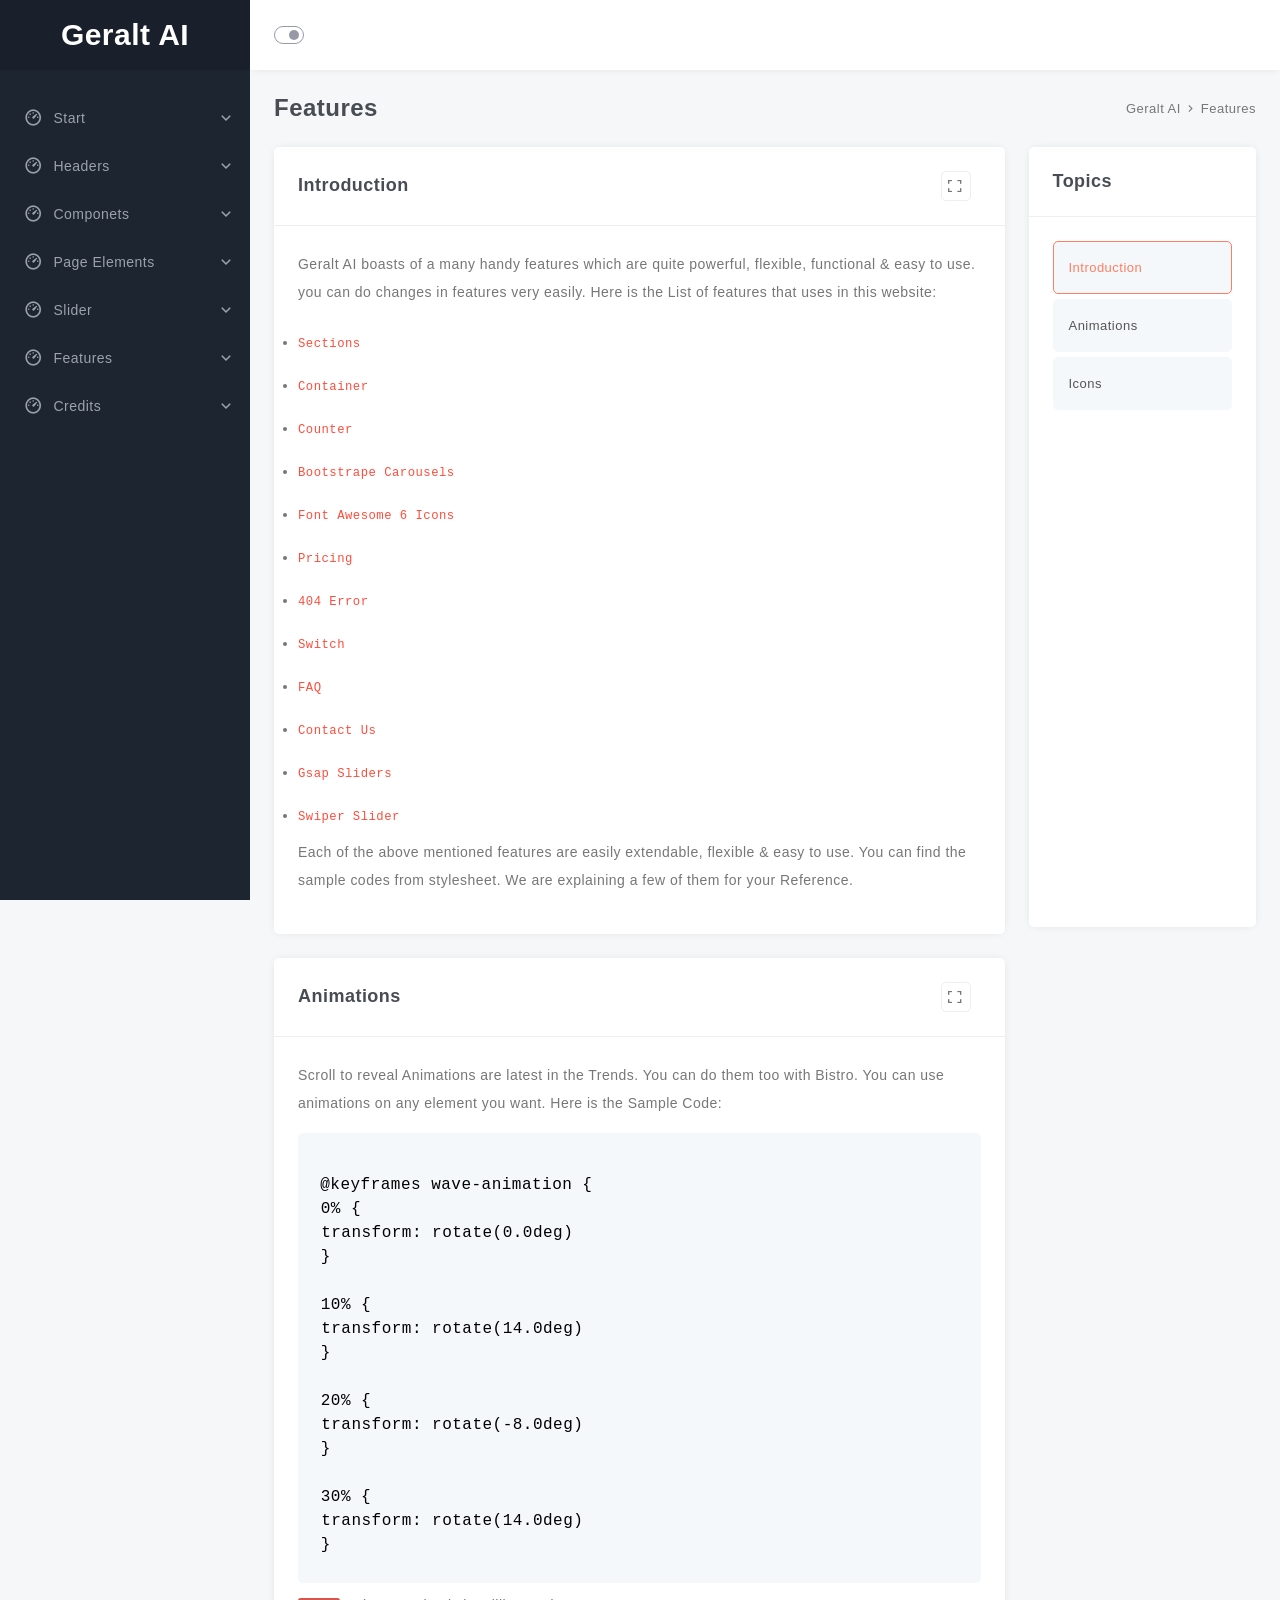
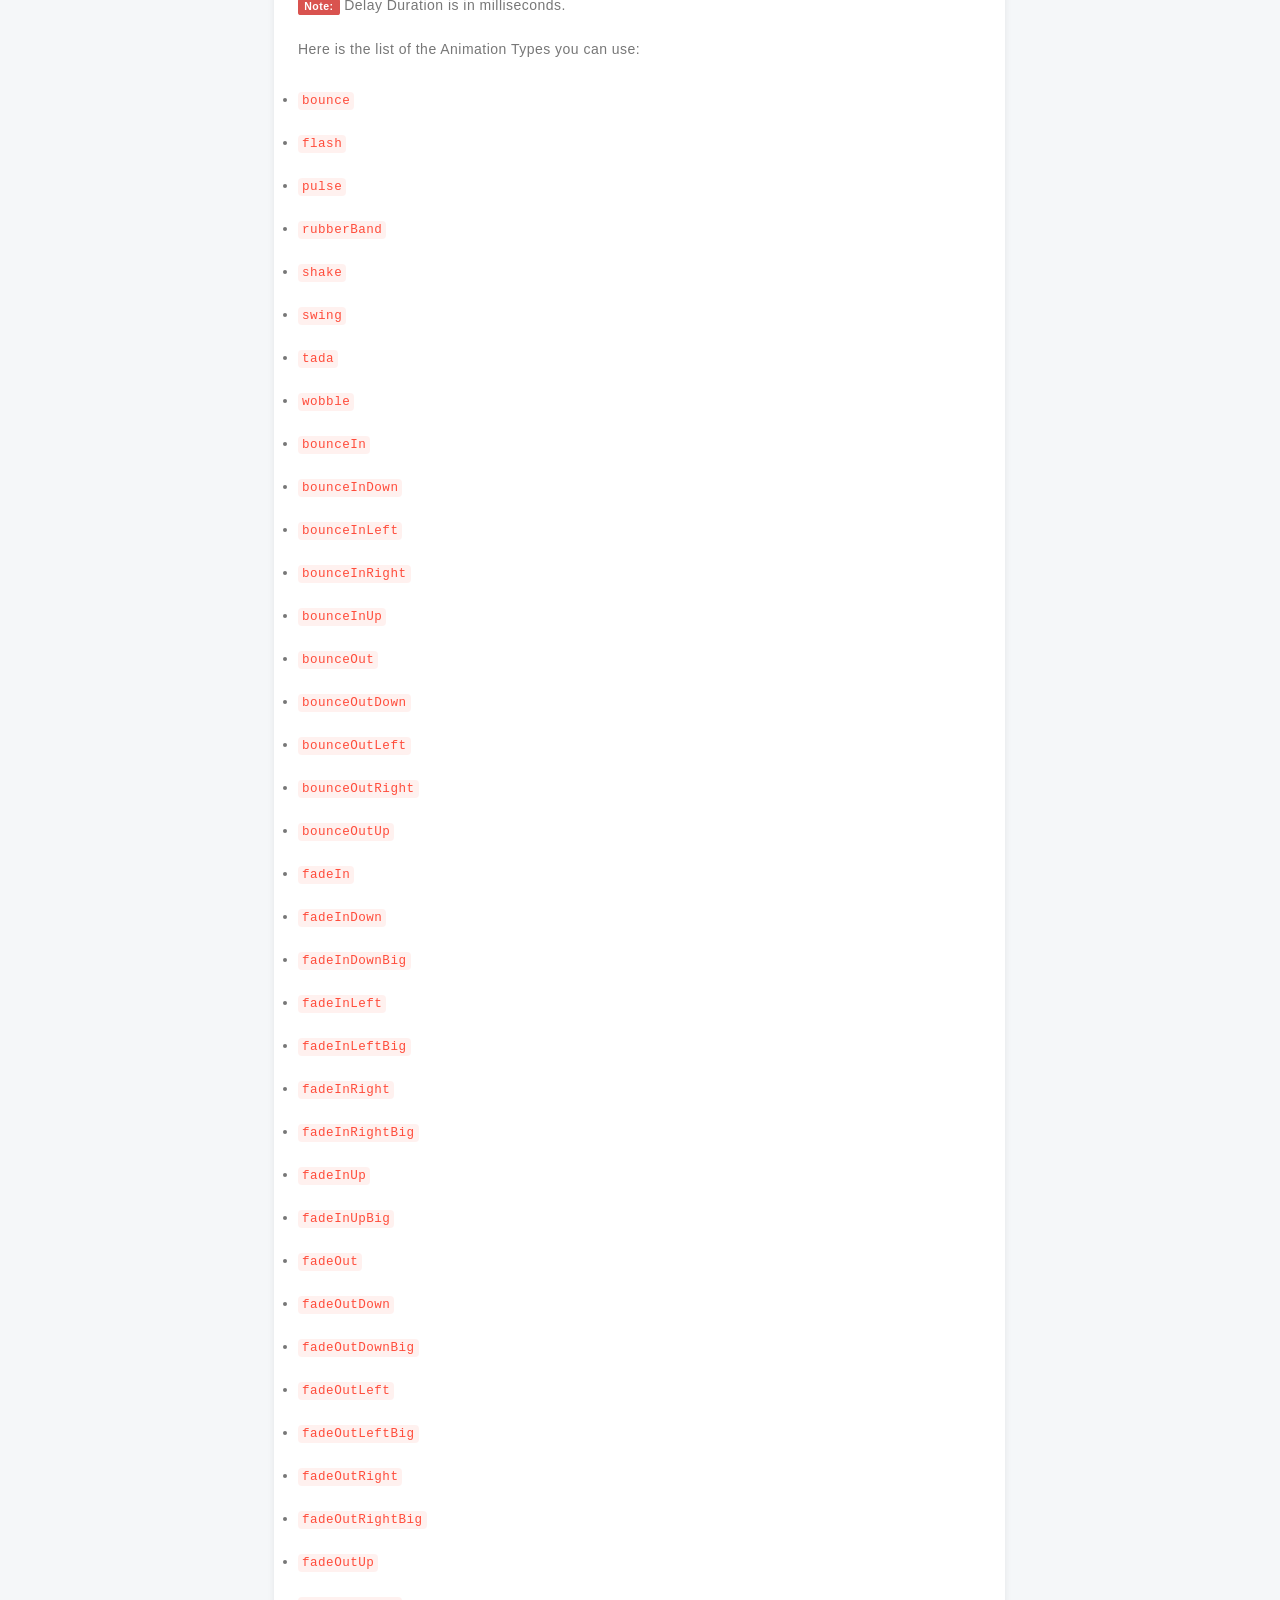
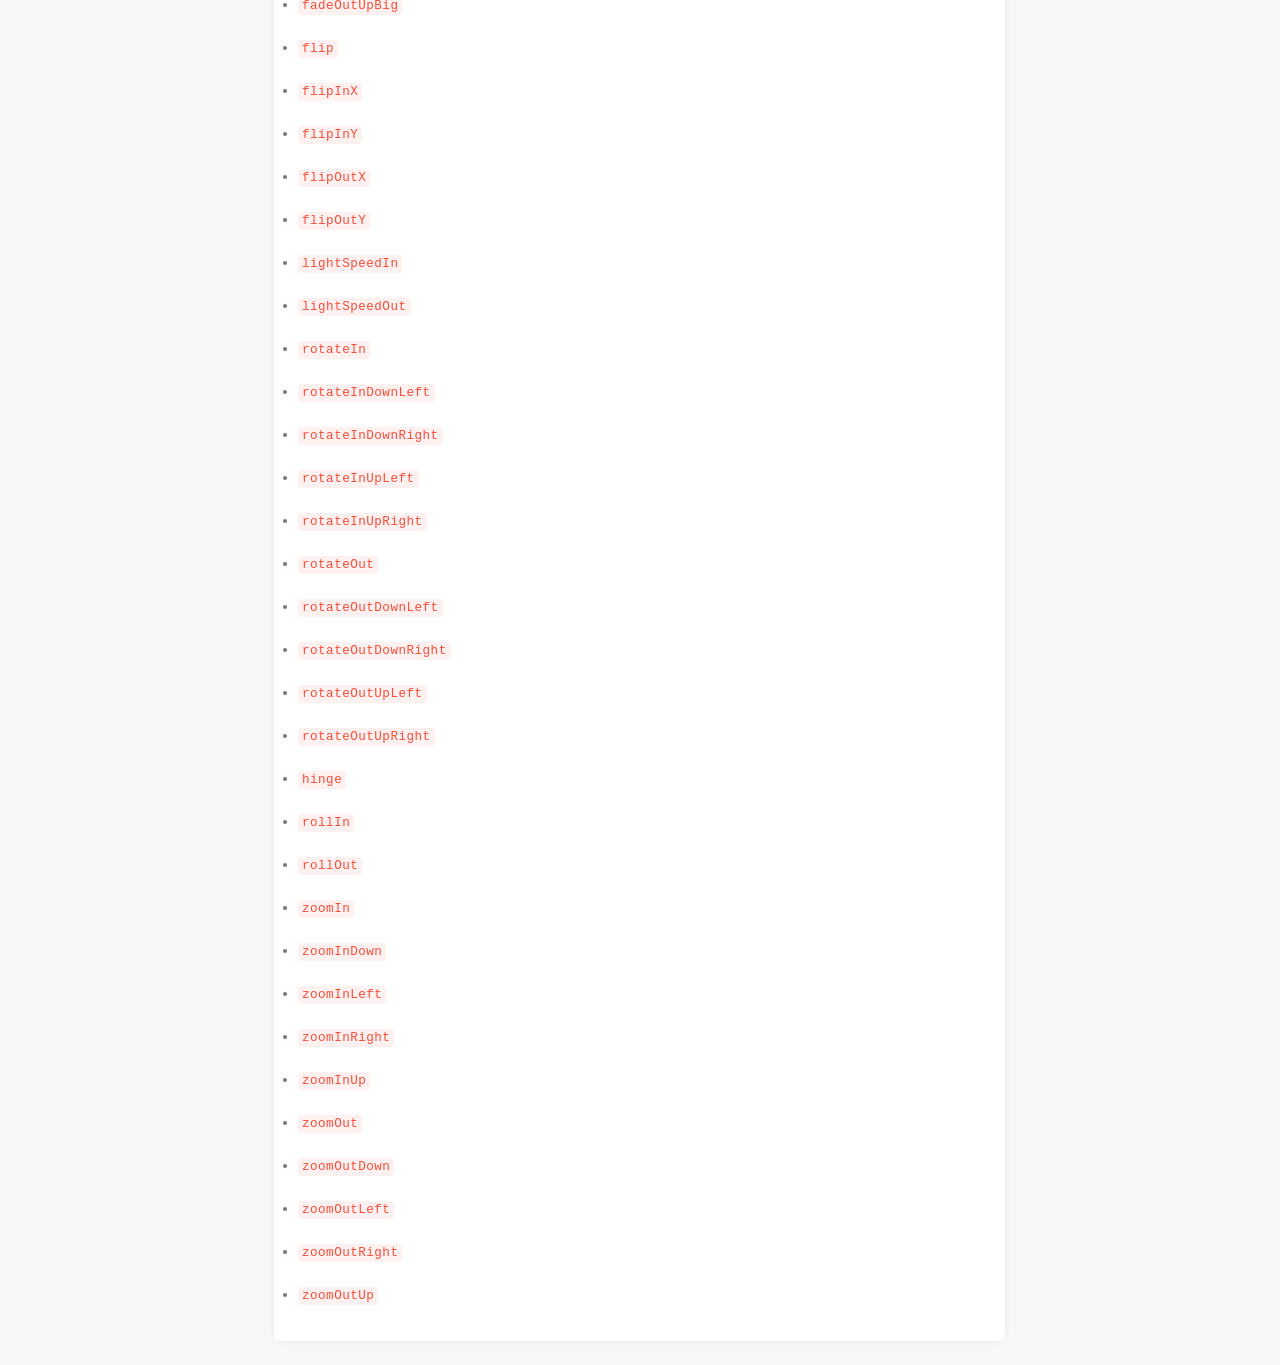
<file: Documentation/features.html>
<!DOCTYPE html>
<html lang="en" dir="ltr">
<head>
	<meta charset="utf-8">
	<meta http-equiv="X-UA-Compatible" content="IE=edge">
	<meta name="viewport" content="width=device-width, initial-scale=1">
	<title>Geralt AI </title>
	<link rel="shortcut icon" href="assets/img/favicon/favicon.svg">
	<link href="assets/css/materialdesignicons.min.css" rel="stylesheet">
	<link href="assets/css/remixicon.css" rel="stylesheet">
	<link href="assets/css/bootstrap.min.css" rel="stylesheet">
	<link href="assets/css/prism.css" rel="stylesheet">
	<link id="mainCss" href="assets/css/style.css" rel="stylesheet">
</head>
<body>
	<main class="wrapper sb-default">
		<!-- Header Start -->
		<header class="gx-header">
			<div class="container-fluid">
				<div class="gx-header-items">
					<div class="left-header">
						<a href="javascript:void(0)" class="gx-toggle-sidebar">
							<span class="outer-ring">
								<span class="inner-ring"></span>
							</span>
						</a>
					</div>
				</div>
			</div>
		</header>
		<!-- Header End -->
		<!-- Sidebar Start -->
		<div class="gx-sidebar-overlay"></div>
		<div class="gx-sidebar" data-mode="dark">
			<div class="gx-sb-logo">
				<a href="index.html" class="sb-full">Geralt AI</a>
				<a href="index.html" class="sb-collapse">Geralt AI</a>
			</div>
			<div class="gx-sb-wrapper">
				<div class="gx-sb-content">
					<ul class="gx-sb-list">
						<li class="gx-sb-item sb-drop-item">
							<a href="javascript:void(0)" class="gx-drop-toggle">
								<i class="ri-dashboard-3-line"></i>
								<span class="condense">Start<i
									class="drop-arrow ri-arrow-down-s-line"></i>
								</span>
							</a>
							<ul class="gx-sb-drop condense">
								<li class="list">
									<a href="index.html#gx_instructions" class="gx-page-link drop">
										<i class="ri-record-circle-line"></i>Installation
									</a>
								</li>
								<li class="list">
									<a href="index.html#gx_features" class="gx-page-link drop">
										<i class="ri-record-circle-line"></i>HTML Structure
									</a>
								</li>
								<li class="list">
									<a href="index.html#gx_structure" class="gx-page-link drop">
										<i class="ri-record-circle-line"></i>Logo Settings
									</a>
								</li>
								<li class="list">
									<a href="index.html#gx_starter" class="gx-page-link drop">
										<i class="ri-record-circle-line"></i>Changing Fonts
									</a>
								</li>
								<li class="list">
									<a href="index.html#gx_website" class="gx-page-link drop">
										<i class="ri-record-circle-line"></i>Optimization Tips
									</a>
								</li>
								<li class="list">
									<a href="index.html#gx_mode" class="gx-page-link drop">
										<i class="ri-record-circle-line"></i>Dark Mode
									</a>
								</li>
							</ul>
						</li>
						<li class="gx-sb-item sb-drop-item">
							<a href="javascript:void(0)" class="gx-drop-toggle">
								<i class="ri-dashboard-3-line"></i>
								<span class="condense">Headers<i class="drop-arrow ri-arrow-down-s-line"></i></span>
							</a>
							<ul class="gx-sb-drop condense">
								<li class="list">
									<a href="header.html#gx_typo" class="gx-page-link drop">
										<i class="ri-record-circle-line"></i>Header Styles
									</a>
								</li>
							</ul>
						</li>
						<li class="gx-sb-item sb-drop-item">
							<a href="javascript:void(0)" class="gx-drop-toggle">
								<i class="ri-dashboard-3-line"></i>
								<span class="condense">Componets<i
									class="drop-arrow ri-arrow-down-s-line"></i>
								</span>
							</a>
							<ul class="gx-sb-drop condense">
								<li class="list">
									<a href="component.html#gx_source_css" class="gx-page-link drop">
										<i class="ri-record-circle-line"></i>Slider Structure
									</a>
								</li>
							</ul>
						</li>
						<li class="gx-sb-item sb-drop-item">
							<a href="javascript:void(0)" class="gx-drop-toggle">
								<i class="ri-dashboard-3-line"></i>
								<span class="condense">Page Elements<i
									class="drop-arrow ri-arrow-down-s-line"></i>
								</span>
							</a>
							<ul class="gx-sb-drop condense">
								<li class="list">
									<a href="page-element.html#gx_grid" class="gx-page-link drop">
										<i class="ri-record-circle-line"></i>Grid
									</a>
								</li>
								<li class="list">
									<a href="page-element.html#gx_helper" class="gx-page-link drop">
										<i class="ri-record-circle-line"></i>Helper Classes
									</a>
								</li>
							</ul>
						</li>
						<li class="gx-sb-item sb-drop-item">
							<a href="javascript:void(0)" class="gx-drop-toggle">
								<i class="ri-dashboard-3-line"></i>
								<span class="condense">Slider<i
									class="drop-arrow ri-arrow-down-s-line"></i>
								</span>
							</a>
							<ul class="gx-sb-drop condense">
								<li class="list">
									<a href="slider-type.html#gx_slider" class="gx-page-link drop">
										<i class="ri-record-circle-line"></i>Slider Types 
									</a>
								</li>
							</ul>
						</li>
						<li class="gx-sb-item sb-drop-item">
							<a href="javascript:void(0)" class="gx-drop-toggle">
								<i class="ri-dashboard-3-line"></i>
								<span class="condense">Features<i
									class="drop-arrow ri-arrow-down-s-line"></i>
								</span>
							</a>
							<ul class="gx-sb-drop condense">
								<li class="list">
									<a href="features.html#gx_intro" class="gx-page-link drop">
										<i class="ri-record-circle-line"></i>Introduction
									</a>
								</li>
								<li class="list">
									<a href="features.html#gx_anim" class="gx-page-link drop">
										<i class="ri-record-circle-line"></i>Animations
									</a>
								</li>
								<li class="list">
									<a href="features.html#gx_icon" class="gx-page-link drop">
										<i class="ri-record-circle-line"></i>Icons
									</a>
								</li>
							</ul>
						</li>
						<li class="gx-sb-item sb-drop-item">
							<a href="javascript:void(0)" class="gx-drop-toggle">
								<i class="ri-dashboard-3-line"></i>
								<span class="condense">Credits<i
									class="drop-arrow ri-arrow-down-s-line"></i>
								</span>
							</a>
							<ul class="gx-sb-drop condense">
								<li class="list">
									<a href="credit.html#gx_img" class="gx-page-link drop">
										<i class="ri-record-circle-line"></i>Images
									</a>
								</li>
								<li class="list">
									<a href="credit.html#gx_js" class="gx-page-link drop">
										<i class="ri-record-circle-line"></i>jQuery
									</a>
								</li>
								<li class="list">
									<a href="credit.html#gx_css" class="gx-page-link drop">
										<i class="ri-record-circle-line"></i>CSS
									</a>
								</li>
							</ul>
						</li>
					</ul>
				</div>
			</div>
		</div>
		<!-- Sidebar End -->
		<!-- Main Content Start -->
		<div class="gx-main-content">
			<div class="container-fluid">
				<!-- Page title & breadcrumb -->
				<div class="gx-page-title gx-page-title-2">
					<div class="gx-breadcrumb">
						<h1 class="d-none">Features Page</h1>
						<h2 class="d-none">Features</h2>
						<h3 class="d-none">Features Hidden</h3>
						<h4 class="d-none">Hidden</h4>
						<h5>Features</h5>
						<ul class="bread-txt">
							<li><a href="index.html">Geralt AI </a></li>
							<li>Features</li>
						</ul>
					</div>
				</div>
				<div class="row sections">
					<div class="col-xl-9 col-md-12">
						<div class="gx-block">
							<div class="gx-card gx-page-block" id="gx_intro">
								<div class="gx-card-header header-575">
									<h4 class="gx-card-title">Introduction</h4>
									<div class="header-tools">
										<a href="javascript:void(0)" class="m-r-10 gx-full-card">
											<i class="ri-fullscreen-line" title="Full Screen"></i>
										</a>
									</div>
								</div>
								<div class="gx-card-content">
									<div class="source">
										<p>Geralt AI  boasts of a many handy features which are quite powerful, flexible, functional & easy to use. you can do changes in features very easily. Here is the List of features that uses in this website:</p>
										<ul class="features-list-txt">
											<li><code>Sections</code></li>
											<li><code>Container</code></li>
											<li><code>Counter</code></li>
											<li><code>Bootstrape Carousels</code></li>
											<li><code>Font Awesome 6 Icons</code></li>
											<li><code>Pricing</code></li>
											<li><code>404 Error</code></li>
											<li><code>Switch</code></li>
											<li><code>FAQ</code></li>
											<li><code>Contact Us</code></li>
											<li><code>Gsap Sliders</code></li>
											<li><code>Swiper Slider</code></li>
										</ul>
										<p>Each of the above mentioned features are easily extendable, flexible & easy to use. You can find the sample codes from stylesheet. We are explaining a few of them for your Reference.</p>
									</div>
								</div>
							</div>
						</div>
						<div class="gx-block">
							<div class="gx-card gx-page-block" id="gx_anim">
								<div class="gx-card-header header-575">
									<h4 class="gx-card-title">Animations</h4>
									<div class="header-tools">
										<a href="javascript:void(0)" class="m-r-10 gx-full-card">
											<i class="ri-fullscreen-line" title="Full Screen"></i>
										</a>
									</div>
								</div>
								<div class="gx-card-content">
									<div class="source">
										<p>Scroll to reveal Animations are latest in the Trends. You can do them too with Bistro. You can use animations on any element you want. Here is the Sample Code:</p>
										<pre class="language-markup">
											<code class="language-markup">
												@keyframes wave-animation {
													0% {
														transform: rotate(0.0deg)
													}
							
													10% {
														transform: rotate(14.0deg)
													}
												
													20% {
														transform: rotate(-8.0deg)
													}
												
													30% {
														transform: rotate(14.0deg)
													}
												
													40% {
														transform: rotate(-4.0deg)
													}
												
													50% {
														transform: rotate(10.0deg)
													}
												
													60% {
														transform: rotate(0.0deg)
													}
												
													100% {
														transform: rotate(0.0deg)
													}
												}
											</code>
										</pre>
									
										<p><span class="label label-danger">Note:</span> Delay Duration is in <strong>milliseconds</strong>.</p>
										<p>Here is the list of the Animation Types you can use:</p>
										<ul class="features-list">
											<li><code>bounce</code></li>
											<li><code>flash</code></li>
											<li><code>pulse</code></li>
											<li><code>rubberBand</code></li>
											<li><code>shake</code></li>
											<li><code>swing</code></li>
											<li><code>tada</code></li>
											<li><code>wobble</code></li>
											<li><code>bounceIn</code></li>
											<li><code>bounceInDown</code></li>
											<li><code>bounceInLeft</code></li>
											<li><code>bounceInRight</code></li>
											<li><code>bounceInUp</code></li>
											<li><code>bounceOut</code></li>
											<li><code>bounceOutDown</code></li>
											<li><code>bounceOutLeft</code></li>
											<li><code>bounceOutRight</code></li>
											<li><code>bounceOutUp</code></li>
											<li><code>fadeIn</code></li>
											<li><code>fadeInDown</code></li>
											<li><code>fadeInDownBig</code></li>
											<li><code>fadeInLeft</code></li>
											<li><code>fadeInLeftBig</code></li>
											<li><code>fadeInRight</code></li>
											<li><code>fadeInRightBig</code></li>
											<li><code>fadeInUp</code></li>
											<li><code>fadeInUpBig</code></li>
											<li><code>fadeOut</code></li>
											<li><code>fadeOutDown</code></li>
											<li><code>fadeOutDownBig</code></li>
											<li><code>fadeOutLeft</code></li>
											<li><code>fadeOutLeftBig</code></li>
											<li><code>fadeOutRight</code></li>
											<li><code>fadeOutRightBig</code></li>
											<li><code>fadeOutUp</code></li>
											<li><code>fadeOutUpBig</code></li>
											<li><code>flip</code></li>
											<li><code>flipInX</code></li>
											<li><code>flipInY</code></li>
											<li><code>flipOutX</code></li>
											<li><code>flipOutY</code></li>
											<li><code>lightSpeedIn</code></li>
											<li><code>lightSpeedOut</code></li>
											<li><code>rotateIn</code></li>
											<li><code>rotateInDownLeft</code></li>
											<li><code>rotateInDownRight</code></li>
											<li><code>rotateInUpLeft</code></li>
											<li><code>rotateInUpRight</code></li>
											<li><code>rotateOut</code></li>
											<li><code>rotateOutDownLeft</code></li>
											<li><code>rotateOutDownRight</code></li>
											<li><code>rotateOutUpLeft</code></li>
											<li><code>rotateOutUpRight</code></li>
											<li><code>hinge</code></li>
											<li><code>rollIn</code></li>
											<li><code>rollOut</code></li>
											<li><code>zoomIn</code></li>
											<li><code>zoomInDown</code></li>
											<li><code>zoomInLeft</code></li>
											<li><code>zoomInRight</code></li>
											<li><code>zoomInUp</code></li>
											<li><code>zoomOut</code></li>
											<li><code>zoomOutDown</code></li>
											<li><code>zoomOutLeft</code></li>
											<li><code>zoomOutRight</code></li>
											<li><code>zoomOutUp</code></li>
										</ul>
									</div>
								</div>
							</div>
						</div>
					</div>
					<!-- Sidebar Topic -->
					<div class="gx-side-overlay"></div>
					<div class="col-xl-3 col-md-12 gx-topic">
						<div class="gx-card topic-sidebar" id="fxmap">
							<div class="gx-card-header">
								<h4 class="gx-card-title">Topics</h4>
								<h5 class="d-none">Topics</h5>
							</div>
							<div class="gx-card-content gx-topic-list">
								<nav>
									<ul class="topic-list">
										<li><a class="topic active" href="#gx_intro">Introduction</a></li>
										<li><a class="topic" href="#gx_anim">Animations</a></li>
										<li><a class="topic" href="#gx_icon">Icons</a></li>
									</ul>
								</nav>
							</div>
						</div>
					</div>
				</div>
			</div>
		</div>
		<!-- Main Content End -->
		<!-- Feature Tools Start -->
		<div class="gx-tools-sidebar-overlay"></div>
		<!-- Feature Tools End -->
	</main>
	<script src="assets/js/jquery-min-3.7.1.js"></script>
	<script src="assets/js/bootstrap.bundle.min.js"></script>
	<script src="assets/js/prism.js"></script>
	<script src="assets/js/main.js"></script>
</body>
</html>
</file>
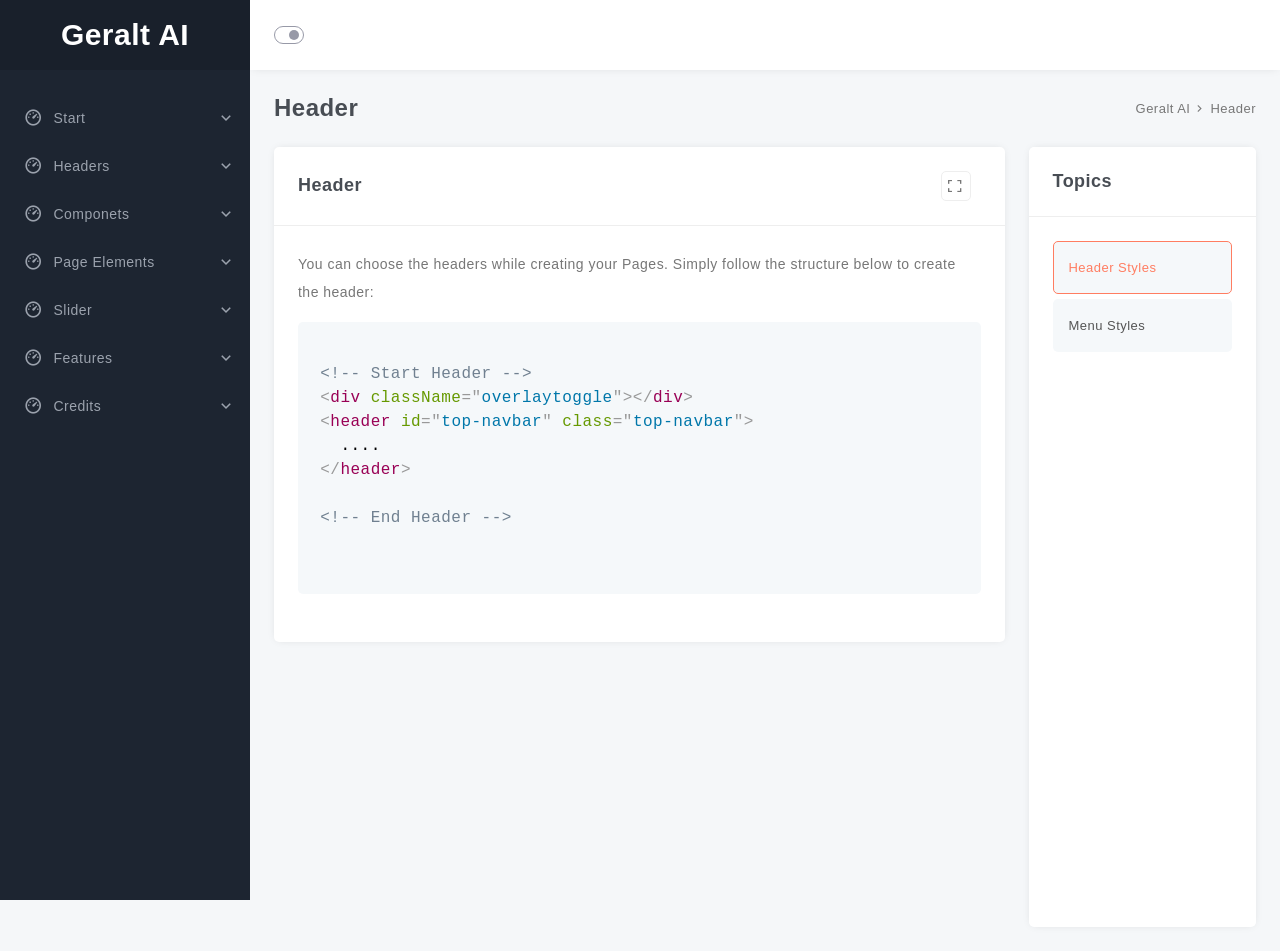
<file: Documentation/header.html>
<!DOCTYPE html>
<html lang="en" dir="ltr">

<head>
	<meta charset="utf-8">
	<meta http-equiv="X-UA-Compatible" content="IE=edge">
	<meta name="viewport" content="width=device-width, initial-scale=1">
	<title>Geralt AI </title>
	<link rel="shortcut icon" href="assets/img/favicon/favicon.svg">
	<link href="assets/css/materialdesignicons.min.css" rel="stylesheet">
	<link href="assets/css/remixicon.css" rel="stylesheet">
	<link href="assets/css/bootstrap.min.css" rel="stylesheet">
	<link href="assets/css/prism.css" rel="stylesheet">
	<link id="mainCss" href="assets/css/style.css" rel="stylesheet">
</head>

<body>
	<main class="wrapper sb-default">
		<!-- Header Start -->
		<header class="gx-header">
			<div class="container-fluid">
				<div class="gx-header-items">
					<div class="left-header">
						<a href="javascript:void(0)" class="gx-toggle-sidebar">
							<span class="outer-ring">
								<span class="inner-ring"></span>
							</span>
						</a>
					</div>
				</div>
			</div>
		</header>
		<!-- Header End -->
		<!-- Sidebar Start -->
		<div class="gx-sidebar-overlay"></div>
		<div class="gx-sidebar" data-mode="dark">
			<div class="gx-sb-logo">
				<a href="index.html" class="sb-full">Geralt AI</a>
				<a href="index.html" class="sb-collapse">Geralt AI</a>
			</div>
			<div class="gx-sb-wrapper">
				<div class="gx-sb-content">
					<ul class="gx-sb-list">
						<li class="gx-sb-item sb-drop-item">
							<a href="javascript:void(0)" class="gx-drop-toggle">
								<i class="ri-dashboard-3-line"></i>
								<span class="condense">Start<i class="drop-arrow ri-arrow-down-s-line"></i>
								</span>
							</a>
							<ul class="gx-sb-drop condense">
								<li class="list">
									<a href="index.html#gx_instructions" class="gx-page-link drop">
										<i class="ri-record-circle-line"></i>Installation
									</a>
								</li>
								<li class="list">
									<a href="index.html#gx_features" class="gx-page-link drop">
										<i class="ri-record-circle-line"></i>HTML Structure
									</a>
								</li>
								<li class="list">
									<a href="index.html#gx_structure" class="gx-page-link drop">
										<i class="ri-record-circle-line"></i>Logo Settings
									</a>
								</li>
								<li class="list">
									<a href="index.html#gx_starter" class="gx-page-link drop">
										<i class="ri-record-circle-line"></i>Changing Fonts
									</a>
								</li>
								<li class="list">
									<a href="index.html#gx_website" class="gx-page-link drop">
										<i class="ri-record-circle-line"></i>Optimization Tips
									</a>
								</li>
							</ul>
						</li>
						<li class="gx-sb-item sb-drop-item">
							<a href="javascript:void(0)" class="gx-drop-toggle">
								<i class="ri-dashboard-3-line"></i>
								<span class="condense">Headers<i class="drop-arrow ri-arrow-down-s-line"></i></span>
							</a>
							<ul class="gx-sb-drop condense">
								<li class="list">
									<a href="header.html#gx_typo" class="gx-page-link drop">
										<i class="ri-record-circle-line"></i>Header Styles
									</a>
								</li>
								<li class="list">
									<a href="header.html#gy_typo" class="gx-page-link drop">
										<i class="ri-record-circle-line"></i>Menu Styles
									</a>
								</li>
							</ul>
						</li>
						<li class="gx-sb-item sb-drop-item">
							<a href="javascript:void(0)" class="gx-drop-toggle">
								<i class="ri-dashboard-3-line"></i>
								<span class="condense">Componets<i class="drop-arrow ri-arrow-down-s-line"></i>
								</span>
							</a>
							<ul class="gx-sb-drop condense">
								<li class="list">
									<a href="component.html#gx_source_css" class="gx-page-link drop">
										<i class="ri-record-circle-line"></i>Slider Structure
									</a>
								</li>
							</ul>
						</li>
						<li class="gx-sb-item sb-drop-item">
							<a href="javascript:void(0)" class="gx-drop-toggle">
								<i class="ri-dashboard-3-line"></i>
								<span class="condense">Page Elements<i class="drop-arrow ri-arrow-down-s-line"></i>
								</span>
							</a>
							<ul class="gx-sb-drop condense">
								<li class="list">
									<a href="page-element.html#gx_grid" class="gx-page-link drop">
										<i class="ri-record-circle-line"></i>Grid
									</a>
								</li>
								<li class="list">
									<a href="page-element.html#gx_helper" class="gx-page-link drop">
										<i class="ri-record-circle-line"></i>Helper Classes
									</a>
								</li>
							</ul>
						</li>
						<li class="gx-sb-item sb-drop-item">
							<a href="javascript:void(0)" class="gx-drop-toggle">
								<i class="ri-dashboard-3-line"></i>
								<span class="condense">Slider<i class="drop-arrow ri-arrow-down-s-line"></i>
								</span>
							</a>
							<ul class="gx-sb-drop condense">
								<li class="list">
									<a href="slider-type.html#gx_slider" class="gx-page-link drop">
										<i class="ri-record-circle-line"></i>Slider Types
									</a>
								</li>
							</ul>
						</li>
						<li class="gx-sb-item sb-drop-item">
							<a href="javascript:void(0)" class="gx-drop-toggle">
								<i class="ri-dashboard-3-line"></i>
								<span class="condense">Features<i class="drop-arrow ri-arrow-down-s-line"></i>
								</span>
							</a>
							<ul class="gx-sb-drop condense">
								<li class="list">
									<a href="features.html#gx_intro" class="gx-page-link drop">
										<i class="ri-record-circle-line"></i>Introduction
									</a>
								</li>
								<li class="list">
									<a href="features.html#gx_anim" class="gx-page-link drop">
										<i class="ri-record-circle-line"></i>Animations
									</a>
								</li>
								<li class="list">
									<a href="features.html#gx_icon" class="gx-page-link drop">
										<i class="ri-record-circle-line"></i>Icons
									</a>
								</li>
							</ul>
						</li>
						<li class="gx-sb-item sb-drop-item">
							<a href="javascript:void(0)" class="gx-drop-toggle">
								<i class="ri-dashboard-3-line"></i>
								<span class="condense">Credits<i class="drop-arrow ri-arrow-down-s-line"></i>
								</span>
							</a>
							<ul class="gx-sb-drop condense">
								<li class="list">
									<a href="credit.html#gx_img" class="gx-page-link drop">
										<i class="ri-record-circle-line"></i>Images
									</a>
								</li>
								<li class="list">
									<a href="credit.html#gx_js" class="gx-page-link drop">
										<i class="ri-record-circle-line"></i>jQuery
									</a>
								</li>
								<li class="list">
									<a href="credit.html#gx_css" class="gx-page-link drop">
										<i class="ri-record-circle-line"></i>CSS
									</a>
								</li>
							</ul>
						</li>
					</ul>
				</div>
			</div>
		</div>
		<!-- Sidebar End -->
		<!-- Main Content Start -->
		<div class="gx-main-content">
			<div class="container-fluid">
				<!-- Page title & breadcrumb -->
				<div class="gx-page-title gx-page-title-2">
					<div class="gx-breadcrumb">
						<h1 class="d-none">Header Page</h1>
						<h2 class="d-none">Header</h2>
						<h3 class="d-none">Header Hidden</h3>
						<h4 class="d-none">Hidden</h4>
						<h5>Header</h5>
						<ul class="bread-txt">
							<li><a href="index.html">Geralt AI </a></li>
							<li>Header</li>
						</ul>
					</div>
				</div>
				<div class="row sections">
					<div class="col-xl-9 col-md-12">
						<div class="gx-block">
							<div class="gx-card gx-page-block" id="gx_typo">
								<div class="gx-card-header header-575">
									<h4 class="gx-card-title">Header</h4>
									<div class="header-tools">
										<a href="javascript:void(0)" class="m-r-10 gx-full-card">
											<i class="ri-fullscreen-line" title="Full Screen"></i>
										</a>
									</div>
								</div>
								<div class="gx-card-content">
									<div class="typo m-b-24">
										<p>You can choose the headers while creating your Pages. Simply follow the
											structure below to create the header:</p>
										<pre class="language-markup">
											<code class="language-markup">
												&lt;!-- Start Header --&gt;
												&lt;div className="overlaytoggle"&gt;&lt;/div&gt;
												&lt;header id="top-navbar" class="top-navbar"&gt;
												  ....
												&lt;/header&gt;
												
												&lt;!-- End Header --&gt; 
											</code>
										</pre>
									</div>
								</div>
							</div>
						</div>
					</div>
					<!-- Sidebar Topics -->
					<div class="gx-side-overlay"></div>
					<div class="col-xl-3 col-md-12 gx-topic">
						<div class="gx-card topic-sidebar" id="fxmap">
							<div class="gx-card-header">
								<h4 class="gx-card-title">Topics</h4>
								<h5 class="d-none">Topics</h5>
							</div>
							<div class="gx-card-content gx-topic-list">
								<nav>
									<ul class="topic-list">
										<li><a class="topic active" href="#gx_typo">Header Styles</a></li>
										<li><a class="topic" href="#gy_typo">Menu Styles</a></li>
									</ul>
								</nav>
							</div>
						</div>
					</div>
				</div>
			</div>
		</div>
		<!-- Main Content End -->
		<!-- Feature Tools Start -->
		<div class="gx-tools-sidebar-overlay"></div>
		<!-- Feature Tools End -->
	</main>
	<script src="assets/js/jquery-min-3.7.1.js"></script>
	<script src="assets/js/bootstrap.bundle.min.js"></script>
	<script src="assets/js/prism.js"></script>
	<script src="assets/js/main.js"></script>
</body>

</html>
</file>
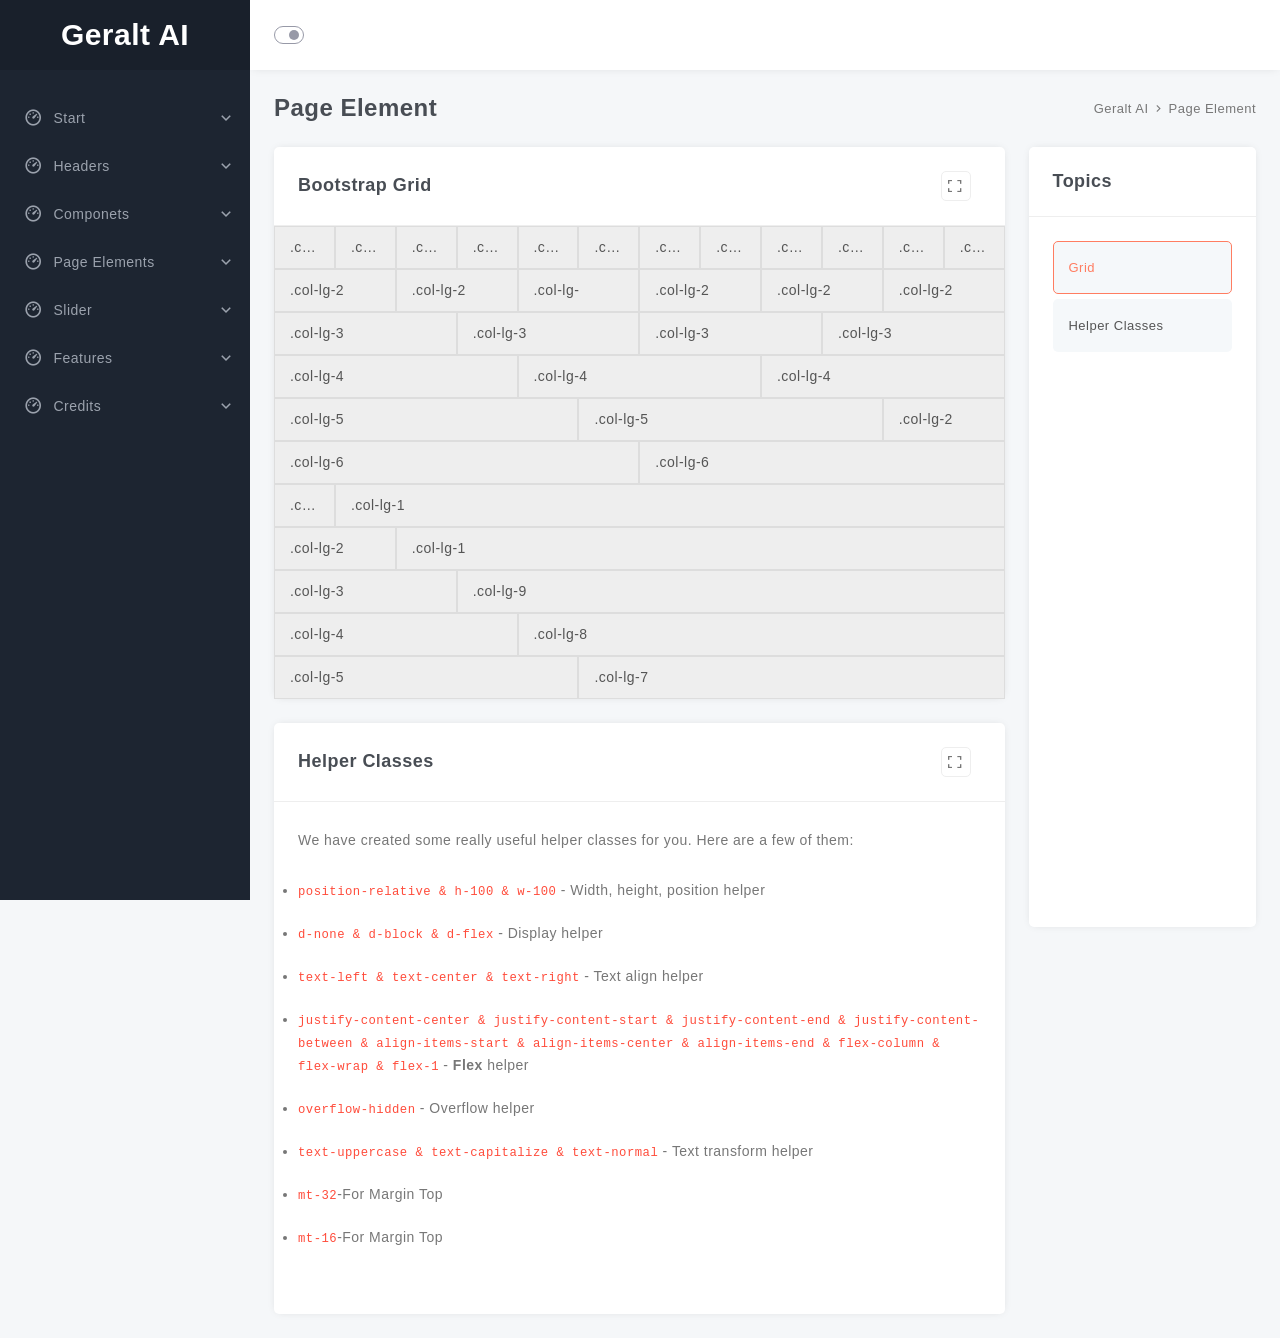
<file: Documentation/page-element.html>
<!DOCTYPE html>
<html lang="en" dir="ltr">
<head>
	<meta charset="utf-8">
	<meta http-equiv="X-UA-Compatible" content="IE=edge">
	<meta name="viewport" content="width=device-width, initial-scale=1">
	<title>Geralt AI </title>
	<link rel="shortcut icon" href="assets/img/favicon/favicon.svg">
	<link href="assets/css/materialdesignicons.min.css" rel="stylesheet">
	<link href="assets/css/remixicon.css" rel="stylesheet">
	<link href="assets/css/bootstrap.min.css" rel="stylesheet">
	<link href="assets/css/prism.css" rel="stylesheet">
	<link id="mainCss" href="assets/css/style.css" rel="stylesheet">
</head>
<body>
	<main class="wrapper sb-default">
		<!-- Header Start -->
		<header class="gx-header">
			<div class="container-fluid">
				<div class="gx-header-items">
					<div class="left-header">
						<a href="javascript:void(0)" class="gx-toggle-sidebar">
							<span class="outer-ring">
								<span class="inner-ring"></span>
							</span>
						</a>
					</div>
				</div>
			</div>
		</header>
		<!-- Header End -->
		<!-- Sidebar Start -->
		<div class="gx-sidebar-overlay"></div>
		<div class="gx-sidebar" data-mode="dark">
			<div class="gx-sb-logo">
				<a href="index.html" class="sb-full">Geralt AI</a>
				<a href="index.html" class="sb-collapse">Geralt AI</a>
			</div>
			<div class="gx-sb-wrapper">
				<div class="gx-sb-content">
					<ul class="gx-sb-list">
						<li class="gx-sb-item sb-drop-item">
							<a href="javascript:void(0)" class="gx-drop-toggle">
								<i class="ri-dashboard-3-line"></i>
								<span class="condense">Start<i
									class="drop-arrow ri-arrow-down-s-line"></i>
								</span>
							</a>
							<ul class="gx-sb-drop condense">
								<li class="list">
									<a href="index.html#gx_instructions" class="gx-page-link drop">
										<i class="ri-record-circle-line"></i>Installation
									</a>
								</li>
								<li class="list">
									<a href="index.html#gx_features" class="gx-page-link drop">
										<i class="ri-record-circle-line"></i>HTML Structure
									</a>
								</li>
								<li class="list">
									<a href="index.html#gx_structure" class="gx-page-link drop">
										<i class="ri-record-circle-line"></i>Logo Settings
									</a>
								</li>
								<li class="list">
									<a href="index.html#gx_starter" class="gx-page-link drop">
										<i class="ri-record-circle-line"></i>Changing Fonts
									</a>
								</li>
								<li class="list">
									<a href="index.html#gx_website" class="gx-page-link drop">
										<i class="ri-record-circle-line"></i>Optimization Tips
									</a>
								</li>
								<li class="list">
									<a href="index.html#gx_mode" class="gx-page-link drop">
										<i class="ri-record-circle-line"></i>Dark Mode
									</a>
								</li>
							</ul>
						</li>
						<li class="gx-sb-item sb-drop-item">
							<a href="javascript:void(0)" class="gx-drop-toggle">
								<i class="ri-dashboard-3-line"></i>
								<span class="condense">Headers<i class="drop-arrow ri-arrow-down-s-line"></i></span>
							</a>
							<ul class="gx-sb-drop condense">
								<li class="list">
									<a href="header.html#gx_typo" class="gx-page-link drop">
										<i class="ri-record-circle-line"></i>Header Styles
									</a>
								</li>
							</ul>
						</li>
						<li class="gx-sb-item sb-drop-item">
							<a href="javascript:void(0)" class="gx-drop-toggle">
								<i class="ri-dashboard-3-line"></i>
								<span class="condense">Componets<i
									class="drop-arrow ri-arrow-down-s-line"></i>
								</span>
							</a>
							<ul class="gx-sb-drop condense">
								<li class="list">
									<a href="component.html#gx_source_css" class="gx-page-link drop">
										<i class="ri-record-circle-line"></i>Slider Structure
									</a>
								</li>
							</ul>
						</li>
						<li class="gx-sb-item sb-drop-item">
							<a href="javascript:void(0)" class="gx-drop-toggle">
								<i class="ri-dashboard-3-line"></i>
								<span class="condense">Page Elements<i
									class="drop-arrow ri-arrow-down-s-line"></i>
								</span>
							</a>
							<ul class="gx-sb-drop condense">
								<li class="list">
									<a href="page-element.html#gx_grid" class="gx-page-link drop">
										<i class="ri-record-circle-line"></i>Grid
									</a>
								</li>
								<li class="list">
									<a href="page-element.html#gx_helper" class="gx-page-link drop">
										<i class="ri-record-circle-line"></i>Helper Classes
									</a>
								</li>
							</ul>
						</li>
						<li class="gx-sb-item sb-drop-item">
							<a href="javascript:void(0)" class="gx-drop-toggle">
								<i class="ri-dashboard-3-line"></i>
								<span class="condense">Slider<i
									class="drop-arrow ri-arrow-down-s-line"></i>
								</span>
							</a>
							<ul class="gx-sb-drop condense">
								<li class="list">
									<a href="slider-type.html#gx_slider" class="gx-page-link drop">
										<i class="ri-record-circle-line"></i>Slider Types 
									</a>
								</li>
							</ul>
						</li>
						<li class="gx-sb-item sb-drop-item">
							<a href="javascript:void(0)" class="gx-drop-toggle">
								<i class="ri-dashboard-3-line"></i>
								<span class="condense">Features<i
									class="drop-arrow ri-arrow-down-s-line"></i>
								</span>
							</a>
							<ul class="gx-sb-drop condense">
								<li class="list">
									<a href="features.html#gx_intro" class="gx-page-link drop">
										<i class="ri-record-circle-line"></i>Introduction
									</a>
								</li>
								<li class="list">
									<a href="features.html#gx_anim" class="gx-page-link drop">
										<i class="ri-record-circle-line"></i>Animations
									</a>
								</li>
								<li class="list">
									<a href="features.html#gx_icon" class="gx-page-link drop">
										<i class="ri-record-circle-line"></i>Icons
									</a>
								</li>
							</ul>
						</li>
						<li class="gx-sb-item sb-drop-item">
							<a href="javascript:void(0)" class="gx-drop-toggle">
								<i class="ri-dashboard-3-line"></i>
								<span class="condense">Credits<i
									class="drop-arrow ri-arrow-down-s-line"></i>
								</span>
							</a>
							<ul class="gx-sb-drop condense">
								<li class="list">
									<a href="credit.html#gx_img" class="gx-page-link drop">
										<i class="ri-record-circle-line"></i>Images
									</a>
								</li>
								<li class="list">
									<a href="credit.html#gx_js" class="gx-page-link drop">
										<i class="ri-record-circle-line"></i>jQuery
									</a>
								</li>
								<li class="list">
									<a href="credit.html#gx_css" class="gx-page-link drop">
										<i class="ri-record-circle-line"></i>CSS
									</a>
								</li>
							</ul>
						</li>
					</ul>
				</div>
			</div>
		</div>
		<!-- Sidebar End -->
		<!-- Main Content Start -->
		<div class="gx-main-content">
			<div class="container-fluid">
				<!-- Page title & breadcrumb -->
				<div class="gx-page-title gx-page-title-2">
					<div class="gx-breadcrumb">
						<h1 class="d-none">Page Element Page</h1>
						<h2 class="d-none">Page Element</h2>
						<h3 class="d-none">Page Element Hidden</h3>
						<h4 class="d-none">Hidden</h4>
						<h5>Page Element</h5>
						<ul class="bread-txt">
							<li><a href="index.html">Geralt AI </a></li>
							<li>Page Element</li>
						</ul>
					</div>
				</div>
				<div class="row sections">
					<div class="col-xl-9 col-md-12">
						<div class="gx-block">
							<div class="gx-card gx-page-block" id="gx_grid">
								<div class="gx-card-header header-575">
									<h4 class="gx-card-title">Bootstrap Grid</h4>
									<div class="header-tools">
										<a href="javascript:void(0)" class="m-r-10 gx-full-card">
											<i class="ri-fullscreen-line" title="Full Screen"></i>
										</a>
									</div>
								</div>
								<div class="gx-card-content ptb-0">
									<div class="show-grid">
										<div class="col-lg-1 col-12">.col-lg-1</div>
										<div class="col-lg-1 col-12">.col-lg-1</div>
										<div class="col-lg-1 col-12">.col-lg-1</div>
										<div class="col-lg-1 col-12">.col-lg-1</div>
										<div class="col-lg-1 col-12">.col-lg-1</div>
										<div class="col-lg-1 col-12">.col-lg-1</div>
										<div class="col-lg-1 col-12">.col-lg-1</div>
										<div class="col-lg-1 col-12">.col-lg-1</div>
										<div class="col-lg-1 col-12">.col-lg-</div>
										<div class="col-lg-1 col-12">.col-lg-1</div>
										<div class="col-lg-1 col-12">.col-lg-1</div>
										<div class="col-lg-1 col-12">.col-lg-1</div>
									</div>
									<div class="show-grid">
										<div class="col-lg-2 col-12">.col-lg-2</div>
										<div class="col-lg-2 col-12">.col-lg-2</div>
										<div class="col-lg-2 col-12">.col-lg-</div>
										<div class="col-lg-2 col-12">.col-lg-2</div>
										<div class="col-lg-2 col-12">.col-lg-2</div>
										<div class="col-lg-2 col-12">.col-lg-2</div>
									</div>
									<div class="show-grid">
										<div class="col-lg-3 col-12">.col-lg-3</div>
										<div class="col-lg-3 col-12">.col-lg-3</div>
										<div class="col-lg-3 col-12">.col-lg-3</div>
										<div class="col-lg-3 col-12">.col-lg-3</div>
									</div>
									<div class="show-grid">
										<div class="col-lg-4 col-12">.col-lg-4</div>
										<div class="col-lg-4 col-12">.col-lg-4</div>
										<div class="col-lg-4 col-12">.col-lg-4</div>
									</div>
									<div class="show-grid">
										<div class="col-lg-5 col-12">.col-lg-5</div>
										<div class="col-lg-5 col-12">.col-lg-5</div>
										<div class="col-lg-2 col-12">.col-lg-2</div>
									</div>
									<div class="show-grid">
										<div class="col-lg-6 col-12">.col-lg-6</div>
										<div class="col-lg-6 col-12">.col-lg-6</div>
									</div>
									<div class="show-grid">
										<div class="col-lg-1 col-12">.col-lg-1</div>
										<div class="col-lg-11 col-12">.col-lg-1</div>
									</div>
									<div class="show-grid">
										<div class="col-lg-2 col-12">.col-lg-2</div>
										<div class="col-lg-10 col-12">.col-lg-1</div>
									</div>
									<div class="show-grid">
										<div class="col-lg-3 col-12">.col-lg-3</div>
										<div class="col-lg-9 col-12">.col-lg-9</div>
									</div>
									<div class="show-grid">
										<div class="col-lg-4 col-12">.col-lg-4</div>
										<div class="col-lg-8 col-12">.col-lg-8</div>
									</div>
									<div class="show-grid">
										<div class="col-lg-5 col-12">.col-lg-5</div>
										<div class="col-lg-7 col-12">.col-lg-7</div>
									</div>
								</div>
							</div>
						</div>
						<div class="gx-block">
							<div class="gx-card gx-page-block" id="gx_helper">
								<div class="gx-card-header header-575">
									<h4 class="gx-card-title">Helper Classes</h4>
									<div class="header-tools">
										<a href="javascript:void(0)" class="m-r-10 gx-full-card">
											<i class="ri-fullscreen-line" title="Full Screen"></i>
										</a>
									</div>
								</div>
								<div class="gx-card-content">
									<div class="gx-card-img m-b-30">
										<p>We have created some really useful helper classes for you. Here are a few of them:</p>
										<ul>
											<li><code class="index-txt1">position-relative & h-100 & w-100</code> - Width, height, position helper</li>
											<li><code class="index-txt1">d-none & d-block & d-flex</code> - Display helper</li>
											<li><code class="index-txt1">text-left & text-center & text-right</code> - Text align helper</li>
											<li><code class="index-txt1">justify-content-center & justify-content-start & justify-content-end & justify-content-between & align-items-start & align-items-center & align-items-end & flex-column & flex-wrap & flex-1</code> - <strong>Flex</strong> helper</li>
											<li><code class="index-txt1">overflow-hidden</code> - Overflow helper</li>
											<li><code class="index-txt1">text-uppercase & text-capitalize & text-normal</code> - Text transform helper</li>
											<li><code class="index-txt1">mt-32</code>-For Margin Top</li>
											<li><code class="index-txt1">mt-16</code>-For Margin Top</li>
										</ul>
									</div>
								</div>
							</div>
						</div>
					</div>
					<!-- Sidebar Topics -->
					<div class="gx-side-overlay"></div>
					<div class="col-xl-3 col-md-12 gx-topic">
						<div class="gx-card topic-sidebar" id="fxmap">
							<div class="gx-card-header">
								<h4 class="gx-card-title">Topics</h4>
								<h5 class="d-none">Topics</h5>
							</div>
							<div class="gx-card-content gx-topic-list">
								<nav>
									<ul class="topic-list">
										<li><a class="topic active" href="#gx_grid">Grid</a></li>
										<li><a class="topic" href="#gx_helper">Helper Classes</a></li>
									</ul>
								</nav>
							</div>
						</div>
					</div>
				</div>
			</div>
		</div>
		<!-- Main Content End -->
		<!-- Feature Tools Start -->
		<div class="gx-tools-sidebar-overlay"></div>
		<!-- Feature Tools End -->
	</main>
	<script src="assets/js/jquery-min-3.7.1.js"></script>
	<script src="assets/js/bootstrap.bundle.min.js"></script>
	<script src="assets/js/prism.js"></script>
	<script src="assets/js/main.js"></script>
</body>
</html>
</file>
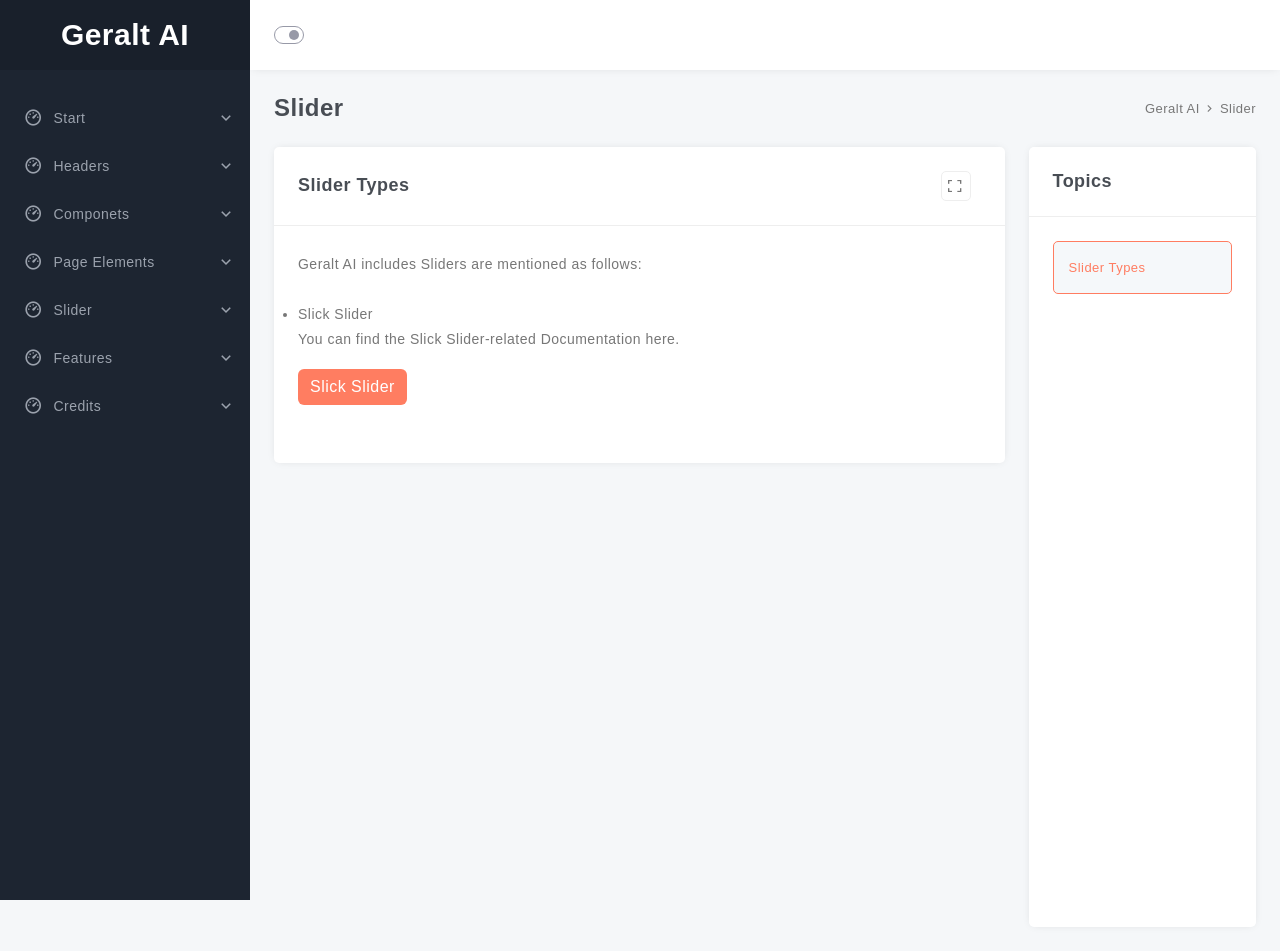
<file: Documentation/slider-type.html>
<!DOCTYPE html>
<html lang="en" dir="ltr">

<head>
	<meta charset="utf-8">
	<meta http-equiv="X-UA-Compatible" content="IE=edge">
	<meta name="viewport" content="width=device-width, initial-scale=1">
	<title>Geralt AI </title>
	<link rel="shortcut icon" href="assets/img/favicon/favicon.svg">
	<link href="assets/css/materialdesignicons.min.css" rel="stylesheet">
	<link href="assets/css/remixicon.css" rel="stylesheet">
	<link href="assets/css/bootstrap.min.css" rel="stylesheet">
	<link href="assets/css/prism.css" rel="stylesheet">
	<link id="mainCss" href="assets/css/style.css" rel="stylesheet">
</head>

<body>
	<main class="wrapper sb-default">
		<!-- Header Start -->
		<header class="gx-header">
			<div class="container-fluid">
				<div class="gx-header-items">
					<div class="left-header">
						<a href="javascript:void(0)" class="gx-toggle-sidebar">
							<span class="outer-ring">
								<span class="inner-ring"></span>
							</span>
						</a>
					</div>
				</div>
			</div>
		</header>
		<!-- Header End -->
		<!-- Sidebar Start -->
		<div class="gx-sidebar-overlay"></div>
		<div class="gx-sidebar" data-mode="dark">
			<div class="gx-sb-logo">
				<a href="index.html" class="sb-full">Geralt AI</a>
				<a href="index.html" class="sb-collapse">Geralt AI</a>
			</div>
			<div class="gx-sb-wrapper">
				<div class="gx-sb-content">
					<ul class="gx-sb-list">
						<li class="gx-sb-item sb-drop-item">
							<a href="javascript:void(0)" class="gx-drop-toggle">
								<i class="ri-dashboard-3-line"></i>
								<span class="condense">Start<i class="drop-arrow ri-arrow-down-s-line"></i>
								</span>
							</a>
							<ul class="gx-sb-drop condense">
								<li class="list">
									<a href="index.html#gx_instructions" class="gx-page-link drop">
										<i class="ri-record-circle-line"></i>Installation
									</a>
								</li>
								<li class="list">
									<a href="index.html#gx_features" class="gx-page-link drop">
										<i class="ri-record-circle-line"></i>HTML Structure
									</a>
								</li>
								<li class="list">
									<a href="index.html#gx_structure" class="gx-page-link drop">
										<i class="ri-record-circle-line"></i>Logo Settings
									</a>
								</li>
								<li class="list">
									<a href="index.html#gx_starter" class="gx-page-link drop">
										<i class="ri-record-circle-line"></i>Changing Fonts
									</a>
								</li>
								<li class="list">
									<a href="index.html#gx_website" class="gx-page-link drop">
										<i class="ri-record-circle-line"></i>Optimization Tips
									</a>
								</li>
							</ul>
						</li>
						<li class="gx-sb-item sb-drop-item">
							<a href="javascript:void(0)" class="gx-drop-toggle">
								<i class="ri-dashboard-3-line"></i>
								<span class="condense">Headers<i class="drop-arrow ri-arrow-down-s-line"></i></span>
							</a>
							<ul class="gx-sb-drop condense">
								<li class="list">
									<a href="header.html#gx_typo" class="gx-page-link drop">
										<i class="ri-record-circle-line"></i>Header Styles
									</a>
								</li>
							</ul>
						</li>
						<li class="gx-sb-item sb-drop-item">
							<a href="javascript:void(0)" class="gx-drop-toggle">
								<i class="ri-dashboard-3-line"></i>
								<span class="condense">Componets<i class="drop-arrow ri-arrow-down-s-line"></i>
								</span>
							</a>
							<ul class="gx-sb-drop condense">
								<li class="list">
									<a href="component.html#gx_source_css" class="gx-page-link drop">
										<i class="ri-record-circle-line"></i>Slider Structure
									</a>
								</li>
							</ul>
						</li>
						<li class="gx-sb-item sb-drop-item">
							<a href="javascript:void(0)" class="gx-drop-toggle">
								<i class="ri-dashboard-3-line"></i>
								<span class="condense">Page Elements<i class="drop-arrow ri-arrow-down-s-line"></i>
								</span>
							</a>
							<ul class="gx-sb-drop condense">
								<li class="list">
									<a href="page-element.html#gx_grid" class="gx-page-link drop">
										<i class="ri-record-circle-line"></i>Grid
									</a>
								</li>
								<li class="list">
									<a href="page-element.html#gx_helper" class="gx-page-link drop">
										<i class="ri-record-circle-line"></i>Helper Classes
									</a>
								</li>
							</ul>
						</li>
						<li class="gx-sb-item sb-drop-item">
							<a href="javascript:void(0)" class="gx-drop-toggle">
								<i class="ri-dashboard-3-line"></i>
								<span class="condense">Slider<i class="drop-arrow ri-arrow-down-s-line"></i>
								</span>
							</a>
							<ul class="gx-sb-drop condense">
								<li class="list">
									<a href="slider-type.html#gx_slider" class="gx-page-link drop">
										<i class="ri-record-circle-line"></i>Slider Types
									</a>
								</li>
							</ul>
						</li>
						<li class="gx-sb-item sb-drop-item">
							<a href="javascript:void(0)" class="gx-drop-toggle">
								<i class="ri-dashboard-3-line"></i>
								<span class="condense">Features<i class="drop-arrow ri-arrow-down-s-line"></i>
								</span>
							</a>
							<ul class="gx-sb-drop condense">
								<li class="list">
									<a href="features.html#gx_intro" class="gx-page-link drop">
										<i class="ri-record-circle-line"></i>Introduction
									</a>
								</li>
								<li class="list">
									<a href="features.html#gx_anim" class="gx-page-link drop">
										<i class="ri-record-circle-line"></i>Animations
									</a>
								</li>
								<li class="list">
									<a href="features.html#gx_icon" class="gx-page-link drop">
										<i class="ri-record-circle-line"></i>Icons
									</a>
								</li>
							</ul>
						</li>
						<li class="gx-sb-item sb-drop-item">
							<a href="javascript:void(0)" class="gx-drop-toggle">
								<i class="ri-dashboard-3-line"></i>
								<span class="condense">Credits<i class="drop-arrow ri-arrow-down-s-line"></i>
								</span>
							</a>
							<ul class="gx-sb-drop condense">
								<li class="list">
									<a href="credit.html#gx_img" class="gx-page-link drop">
										<i class="ri-record-circle-line"></i>Images
									</a>
								</li>
								<li class="list">
									<a href="credit.html#gx_js" class="gx-page-link drop">
										<i class="ri-record-circle-line"></i>jQuery
									</a>
								</li>
								<li class="list">
									<a href="credit.html#gx_css" class="gx-page-link drop">
										<i class="ri-record-circle-line"></i>CSS
									</a>
								</li>
							</ul>
						</li>
					</ul>
				</div>
			</div>
		</div>
		<!-- Sidebar End -->
		<!-- Main Content Start -->
		<div class="gx-main-content">
			<div class="container-fluid">
				<!-- Page title & breadcrumb -->
				<div class="gx-page-title gx-page-title-2">
					<div class="gx-breadcrumb">
						<h1 class="d-none">Slider Page</h1>
						<h2 class="d-none">Slider</h2>
						<h3 class="d-none">Slider Hidden</h3>
						<h4 class="d-none">Hidden</h4>
						<h5>Slider</h5>
						<ul class="bread-txt">
							<li><a href="index.html">Geralt AI </a></li>
							<li>Slider</li>
						</ul>
					</div>
				</div>
				<div class="row sections">
					<div class="col-xl-9 col-md-12">
						<div class="gx-block">
							<div class="gx-card gx-page-block" id="#gx_slider">
								<div class="gx-card-header header-575">
									<h4 class="gx-card-title">Slider Types</h4>
									<div class="header-tools">
										<a href="javascript:void(0)" class="m-r-10 gx-full-card">
											<i class="ri-fullscreen-line" title="Full Screen"></i>
										</a>
									</div>
								</div>
								<div class="gx-card-content">
									<div class="typo m-b-24">
										<p><strong>Geralt AI </strong> includes Sliders are mentioned as follows:</p>
										<ul>
											<li>Slick Slider
												<p class="mb-3">You can find the Slick Slider-related Documentation
													here.</p>
												<a target="_blank" href="https://kenwheeler.github.io/slick/" class="btn btn-warning">
													Slick Slider</a>
											</li>
										</ul>
									</div>
								</div>
							</div>
						</div>
					</div>
					<!-- Sidebar Topics -->
					<div class="gx-side-overlay"></div>
					<div class="col-xl-3 col-md-12 gx-topic">
						<div class="gx-card topic-sidebar" id="fxmap">
							<div class="gx-card-header">
								<h4 class="gx-card-title">Topics</h4>
								<h5 class="d-none">Topics</h5>
							</div>
							<div class="gx-card-content gx-topic-list">
								<nav>
									<ul class="topic-list">
										<li><a class="topic active" href="#gx_slider">Slider Types</a></li>
									</ul>
								</nav>
							</div>
						</div>
					</div>
				</div>
			</div>
		</div>
		<!-- Main Content End -->
		<!-- Feature Tools Start -->
		<div class="gx-tools-sidebar-overlay"></div>
		<!-- Feature Tools End -->
	</main>
	<script src="assets/js/jquery-min-3.7.1.js"></script>
	<script src="assets/js/bootstrap.bundle.min.js"></script>
	<script src="assets/js/prism.js"></script>
	<script src="assets/js/main.js"></script>
</body>

</html>
</file>
<file: Documentation/assets/css/prism.css>
/* PrismJS 1.29.0
https://prismjs.com/download.html#themes=prism&languages=markup+css+clike+javascript */
code[class*=language-],pre[class*=language-]{color:#000;background:0 0;text-shadow:0 1px #fff;font-family:Consolas,Monaco,'Andale Mono','Ubuntu Mono',monospace;font-size:1em;text-align:left;white-space:pre;word-spacing:normal;word-break:normal;word-wrap:normal;line-height:1.5;-moz-tab-size:4;-o-tab-size:0;tab-size:0;-webkit-hyphens:none;-moz-hyphens:none;-ms-hyphens:none;hyphens:none}code[class*=language-] ::-moz-selection,code[class*=language-]::-moz-selection,pre[class*=language-] ::-moz-selection,pre[class*=language-]::-moz-selection{text-shadow:none;background:#b3d4fc}code[class*=language-] ::selection,code[class*=language-]::selection,pre[class*=language-] ::selection,pre[class*=language-]::selection{text-shadow:none;background:#b3d4fc}@media print{code[class*=language-],pre[class*=language-]{text-shadow:none}}pre[class*=language-]{padding:1em;margin:.5em 0;overflow:auto}:not(pre)>code[class*=language-],pre[class*=language-]{background:rgba(223, 230, 237, 0.3)}:not(pre)>code[class*=language-]{padding:.1em;border-radius:.3em;white-space:normal}.token.cdata,.token.comment,.token.doctype,.token.prolog{color:#708090}.token.punctuation{color:#999}.token.namespace{opacity:.7}.token.boolean,.token.constant,.token.deleted,.token.number,.token.property,.token.symbol,.token.tag{color:#905}.token.attr-name,.token.builtin,.token.char,.token.inserted,.token.selector,.token.string{color:#690}.language-css .token.string,.style .token.string,.token.entity,.token.operator,.token.url{color:#9a6e3a;background:hsla(0,0%,100%,.5)}.token.atrule,.token.attr-value,.token.keyword{color:#07a}.token.class-name,.token.function{color:#dd4a68}.token.important,.token.regex,.token.variable{color:#e90}.token.bold,.token.important{font-weight:700}.token.italic{font-style:italic}.token.entity{cursor:help}
</file>
<file: Documentation/assets/css/style.css>
body {
  margin: 0;
  background-color: rgba(223, 230, 237, 0.3);
  font-family: "Poppins, sans-serif";
  letter-spacing: 0.03rem;
}

h1,
h2,
h3,
h4,
h5,
h6 {
  font-family: 'Lato', sans-serif;
  letter-spacing: 0.03rem;
  color: #484d54;
  font-weight: 600;
}

.main-heding {
  font-size: 28px;
  font-weight: 600;
  color: #484d54;
}

a {
  -webkit-transition: all 0.3s ease-in-out;
  transition: all 0.3s ease-in-out;
  text-decoration: none;
}

p {
  color: #777;
  font-size: 14px;
  line-height: 28px;
  letter-spacing: 0.03rem;
  font-weight: 300;
  font-family: sans-serif;
}

ul {
  padding: 0;
  margin: 0;
}

ul li {
  color: #777;
  font-size: 14px;
  line-height: 21px;
  letter-spacing: 0.03rem;
  font-weight: 300;
}

ul li strong {
  font-weight: 600;
}

.detail-card ul li {
  line-height: 32px;
}

ul.topic-list {
  list-style: none;
}

li {
  font-family: sans-serif;
}

a:hover {
  text-decoration: none;
}

.label-danger {
  background-color: #d9534f;
  color: white;
  padding: 0.2em 0.6em 0.3em;
  font-size: 75%;
  font-weight: bold;
  line-height: 1;
  border-radius: 0.25em;
}

.features-list li code {
  padding: 2px 4px;
  font-size: 90%;
  color: #FF4C3B;
  background: rgb(255 76 59 / 8%);
  border-radius: 4px;
}

.bread-txt {
  list-style-type: none;
}

.credit-list li a,
.credit1,
.features-list-txt li code {
  color: #FF4C3B !important;
}

input,
.form-control {
  padding: 8px 15px;
  border: 1px solid #eee;
  line-height: 22px;
  border-radius: 5px;
  font-size: 13px;
  color: #999;
}

input:focus,
input:active,
.form-control:focus,
.form-control:active {
  outline: none;
  -webkit-box-shadow: none;
  box-shadow: none;
  border: 1px solid #eee;
  color: #777;
}

input::-webkit-input-placeholder,
.form-control::-webkit-input-placeholder {
  color: #999;
}

input::-moz-placeholder,
.form-control::-moz-placeholder {
  color: #999;
}

input:-ms-input-placeholder,
.form-control:-ms-input-placeholder {
  color: #999;
}

input::-ms-input-placeholder,
.form-control::-ms-input-placeholder {
  color: #999;
}

input::placeholder,
.form-control::placeholder {
  color: #999;
}

.btn-warning,
.btn-success {
  color: #ffffff;
  background-color: #FF7D61;
  border: none;
}

.btn-warning:hover,
.btn-success:hover {
  background-color: black;
  color: white;
}

textarea {
  border: 1px solid #eee;
  border-radius: 5px;
  font-size: 13px;
  color: #777;
}

.sb-collapse .gx-main-content {
  width: calc(100% - 80px);
  margin-left: 80px;
}

main {
  min-height: 100vh;
  display: -webkit-box;
  display: -ms-flexbox;
  display: flex;
  -webkit-box-orient: vertical;
  -webkit-box-direction: normal;
  -ms-flex-direction: column;
  flex-direction: column;
  -webkit-box-align: stretch;
  -ms-flex-align: stretch;
  align-items: stretch;
}

.gx-main-content {
  -webkit-transition: all 0.1s ease-in-out;
  transition: all 0.1s ease-in-out;
  width: calc(100% - 270px);
  margin-left: 270px;
  padding: 94px 12px 0 12px;
  -webkit-box-flex: 1;
  -ms-flex: 1 1 auto;
  flex: 1 1 auto;
}

.sb-hide .gx-main-content {
  width: 100%;
  margin-left: 0;
}

b {
  color: #5f6af5;
}

.img-rectangle {
  border-radius: 0;
}

.img-round-radius {
  border-radius: 5px;
}

.img-round {
  border-radius: 50%;
}

.img-pill {
  border-radius: 50px;
}

.min-h-100 {
  min-height: calc(100vh - 48px);
  display: -webkit-box;
  display: -ms-flexbox;
  display: flex;
  -webkit-box-align: center;
  -ms-flex-align: center;
  align-items: center;
  -webkit-box-pack: center;
  -ms-flex-pack: center;
  justify-content: center;
}

code[class*=language-],
pre[class*=language-] {
  text-shadow: none;
}

.pb-m-24 {
  padding-bottom: 24px;
}

.pb-15 {
  padding-bottom: 15px;
}

.m-b-0 {
  margin-bottom: 0;
}

.mt-32 {
  margin-top: 32px;
}

.intro h3 {
  font-size: 24px !important;
}

.m-t-15 {
  margin-top: 15px !important;
}

.m-t-24 {
  margin-top: 24px !important;
}

.m-t-30 {
  margin-top: 30px !important;
}

.m-b-0 {
  margin-bottom: 0 !important;
}

.m-b-15 {
  margin-bottom: 15px !important;
}

.m-b-24 {
  margin-bottom: 24px !important;
}

.m-b-30 {
  margin-bottom: 30px !important;
}

.m-r-5 {
  margin-right: 5px;
}

.m-r-10 {
  margin-right: 10px;
}

.m-l-10 {
  margin-left: 10px;
}

.m-r-15 {
  margin-right: 15px;
}

.mb-m-15 {
  margin-bottom: -15px;
}

.mb-m-24 {
  margin-bottom: -24px;
}

.mb-m-30 {
  margin-bottom: -30px;
}

.p-15 {
  padding: 15px;
}

.p-b-15 {
  padding-bottom: 15px;
}

.gx-border {
  border: 1px solid #eee;
}

.color-primary {
  color: #5f6af5;
}

.color-secondary {
  color: #ff4f7f;
}

.color-success {
  color: #2bbb93;
}

.color-info {
  color: #50d1f8;
}

.color-warning {
  color: #ffa04f;
}

.color-danger {
  color: #fb2f2f;
}

.color-dark {
  color: #1d2531;
}

.bg-color-primary {
  color: #5f6af5;
}

.bg-color-secondary {
  color: #ff4f7f;
}

.bg-color-success {
  color: #2bbb93;
}

.bg-color-info {
  color: #50d1f8;
}

.bg-color-warning {
  color: #ffa04f;
}

.bg-color-danger {
  color: #fb2f2f;
}

.bg-color-dark {
  color: #1d2531;
}

.bg-primary {
  background-color: #5f6af5 !important;
}

.bg-secondary {
  background-color: #ff4f7f !important;
}

label {
  margin-bottom: 5px;
  font-size: 12px;
  color: #999;
  font-weight: 500;
}

.gx-page-title {
  padding-bottom: 24px;
  display: -webkit-box;
  display: -ms-flexbox;
  display: flex;
  -webkit-box-pack: justify;
  -ms-flex-pack: justify;
  justify-content: space-between;
}

.gx-page-title .gx-breadcrumb h5 {
  font-size: 24px;
  font-weight: 600;
  color: #484d54;
}

.gx-page-title .gx-breadcrumb ul {
  margin: 0;
  padding: 0;
  display: -webkit-box;
  display: -ms-flexbox;
  display: flex;
  -webkit-box-orient: horizontal;
  -webkit-box-direction: normal;
  -ms-flex-direction: row;
  flex-direction: row;
}

.gx-page-title .gx-breadcrumb ul li {
  font-size: 13px;
  color: #777;
  position: relative;
  -webkit-user-select: none;
  -moz-user-select: none;
  -ms-user-select: none;
  user-select: none;
}

.gx-page-title .gx-breadcrumb ul li:not(:first-child) {
  padding-left: 20px;
}

.gx-page-title .gx-breadcrumb ul li:not(:first-child):after {
  content: "\ea6e";
  font-family: "remixicon" !important;
  font-style: normal;
  -webkit-font-smoothing: antialiased;
  position: absolute;
  top: 0;
  left: 3px;
}

.gx-page-title .gx-breadcrumb ul li a {
  color: #777;
}

.gx-page-title .gx-tools {
  display: -webkit-box;
  display: -ms-flexbox;
  display: flex;
  -webkit-box-align: center;
  -ms-flex-align: center;
  align-items: center;
}

.gx-page-title .gx-tools>div {
  padding-left: 5px;
}

.gx-page-title .gx-tools .calendar {
  height: 35px;
  padding: 0 8px;
  font-size: 12px;
  color: #777;
  display: -webkit-box;
  display: -ms-flexbox;
  display: flex;
  -webkit-box-align: center;
  -ms-flex-align: center;
  align-items: center;
  -webkit-box-pack: center;
  -ms-flex-pack: center;
  justify-content: center;
  background-color: #fff;
  -webkit-box-shadow: 0 0 10px -3px rgba(0, 0, 0, 0.15);
  box-shadow: 0 0 10px -3px rgba(0, 0, 0, 0.15);
  border-radius: 5px;
}

.gx-page-title .gx-tools .calendar i {
  margin-right: 5px;
  font-size: 16px;
  color: #484d54;
}

.gx-page-title .gx-tools .refresh {
  width: 35px;
  height: 35px;
  display: -webkit-box;
  display: -ms-flexbox;
  display: flex;
  -webkit-box-align: center;
  -ms-flex-align: center;
  align-items: center;
  -webkit-box-pack: center;
  -ms-flex-pack: center;
  justify-content: center;
  border-radius: 5px;
  color: #484d54;
  background-color: #fff;
  -webkit-box-shadow: 0 0 10px -3px rgba(0, 0, 0, 0.15);
  box-shadow: 0 0 10px -3px rgba(0, 0, 0, 0.15);
}

.gx-page-title .gx-tools .filter button {
  width: 35px;
  height: 35px;
  padding: 0;
  background-color: #fff;
  -webkit-box-shadow: 0 0 10px -3px rgba(0, 0, 0, 0.15);
  box-shadow: 0 0 10px -3px rgba(0, 0, 0, 0.15);
  border-radius: 5px;
  color: #484d54;
  font-size: 13px;
}

.gx-page-title .gx-tools .filter button i {
  font-size: 16px;
}

.gx-page-title .gx-tools .filter button:after {
  display: none;
}

.gx-page-title .gx-tools .filter button:focus {
  -webkit-box-shadow: none;
  box-shadow: none;
}

.gx-btn-primary.contact-us {
  background: #00d061 !important;
  border: 1px solid #00d061 !important;
  margin-right: 20px;
  color: #FFF;
}

.gx-page-title-2 .gx-breadcrumb {
  width: 100%;
  display: -webkit-box;
  display: -ms-flexbox;
  display: flex;
  -webkit-box-orient: horizontal;
  -webkit-box-direction: normal;
  -ms-flex-direction: row;
  flex-direction: row;
  -webkit-box-pack: justify;
  -ms-flex-pack: justify;
  justify-content: space-between;
  -webkit-box-align: center;
  -ms-flex-align: center;
  align-items: center;
}

.gx-page-title-2 .gx-breadcrumb h5 {
  margin: 0;
}

.simple-table {
  width: 100%;
}

.simple-table thead tr th {
  padding: 10px;
}

.simple-table tr td {
  padding: 10px;
  border-bottom: 1px solid #eee;
}

.simple-table tr td span {
  display: block;
}

.simple-table tr td .title {
  font-size: 14px;
  color: #777;
  text-transform: capitalize;
}

.simple-table tr td .link {
  font-size: 13px;
  color: #999;
  text-transform: lowercase;
}

.simple-table tr td .users-view {
  font-size: 13px;
  font-weight: 600;
  color: #777;
}

.simple-table tr td .users-view i {
  margin-right: 5px;
}

.radius-30 {
  border-radius: 30px !important;
}

.radius-0 {
  border-radius: 0px !important;
}

.gx-btn {
  height: 35px;
  padding: 0 15px;
  display: -webkit-box;
  display: -ms-flexbox;
  display: flex;
  -webkit-box-align: center;
  -ms-flex-align: center;
  align-items: center;
  -webkit-box-pack: center;
  -ms-flex-pack: center;
  justify-content: center;
  font-size: 14px;
  text-transform: capitalize;
  color: #777;
  border: 1px solid #eee;
  border-radius: 5px;
  cursor: pointer;
}

.gx-btn:hover {
  background-color: rgba(72, 85, 104, 0.07);
}

.gx-btn:focus {
  outline: none;
  -webkit-box-shadow: none;
  box-shadow: none;
}

.gx-btn-primary,
.gx-primary-btn {
  -webkit-transition: all 0.3s ease-in-out;
  transition: all 0.3s ease-in-out;
  height: 35px;
  padding: 0 15px;
  display: -webkit-box;
  display: -ms-flexbox;
  display: flex;
  -webkit-box-align: center;
  -ms-flex-align: center;
  align-items: center;
  -webkit-box-pack: center;
  -ms-flex-pack: center;
  justify-content: center;
  background-color: #FFC107;
  color: #000;
  font-size: 14px;
  border: 1px solid #FFC107;
  border-radius: 5px;
  cursor: pointer;
  font-family: sans-serif;
}

.gx-btn-primary:hover,
.gx-primary-btn:hover {
  background-color: #fff;
  color: #000;
  border: 1px solid #FFC107;
}

.gx-btn-primary:focus,
.gx-primary-btn:focus {
  outline: none;
  -webkit-box-shadow: none;
  box-shadow: none;
}

.gx-btn-secondary {
  -webkit-transition: all 0.3s ease-in-out;
  transition: all 0.3s ease-in-out;
  height: 35px;
  padding: 0 15px;
  display: -webkit-box;
  display: -ms-flexbox;
  display: flex;
  -webkit-box-align: center;
  -ms-flex-align: center;
  align-items: center;
  -webkit-box-pack: center;
  -ms-flex-pack: center;
  justify-content: center;
  background-color: #ff4f7f;
  color: #fff;
  font-size: 14px;
  border: 1px solid #ff4f7f;
  border-radius: 5px;
  cursor: pointer;
}

.gx-btn-secondary:hover {
  background-color: #fff;
  color: #ff4f7f;
  border: 1px solid #ff4f7f;
}

.gx-btn-secondary:focus {
  outline: none;
  -webkit-box-shadow: none;
  box-shadow: none;
}

.max-width-1170 {
  max-width: 1170px;
  margin: auto;
}

.dropdown {
  border-radius: 5px;
}

.dropdown .dropdown-toggle {
  width: 30px;
  height: 30px;
  padding: 0;
  background: transparent;
  border: 1px solid #eee;
  border-radius: 5px;
}

.dropdown .dropdown-toggle:after {
  display: none;
}

.dropdown .dropdown-toggle:focus {
  -webkit-box-shadow: none;
  box-shadow: none;
}

.dropdown .dropdown-toggle i {
  color: #777;
  line-height: 29px;
}

.gx-code {
  margin-top: 15px;
  background: #fff;
  overflow: auto;
  width: auto;
  border: solid #eee;
  border-width: 0.1em 0.1em 0.1em 0.8em;
  padding-top: 15px;
  padding-left: 15px;
  border-radius: 5px;
}

.gx-code pre {
  margin: 0;
  line-height: 125%;
}

.gx-code pre span,
.gx-code pre code {
  color: #777;
  background-color: #fff;
}

.icons-header {
  width: 100%;
  display: block;
  position: relative;
}

.gx-material-icons .hide {
  display: none;
}

.material-icons {
  -webkit-column-count: 3;
  -moz-column-count: 3;
  column-count: 3;
}

.material-icons div {
  padding: 10px;
  margin-bottom: 15px;
  border: 1px solid #eee;
  border-radius: 5px;
}

.material-icons div code {
  border: 1px solid #f3f3f3;
  width: 65px;
  margin-left: 5px;
  margin-right: 5px;
  border-radius: 5px;
  display: inline-block;
  vertical-align: middle;
  text-align: center;
  line-height: 24px;
  cursor: pointer;
}

.material-icons div span {
  cursor: pointer;
  font-size: 13px;
  text-overflow: ellipsis;
  display: inline-block;
  max-width: calc(100% - 90px);
  overflow: hidden;
  vertical-align: middle;
  white-space: nowrap;
  color: #777;
}

.material-icons div i {
  display: inline-block;
  width: 32px;
  height: 24px;
  text-align: center;
  vertical-align: middle;
  cursor: pointer;
  line-height: 24px;
}

.gx-remix-icons {
  padding: 0;
  display: -webkit-box;
  display: -ms-flexbox;
  display: flex;
  -ms-flex-wrap: wrap;
  flex-wrap: wrap;
  -webkit-box-orient: horizontal;
  -webkit-box-direction: normal;
  -ms-flex-direction: row;
  flex-direction: row;
}

.gx-remix-icons .header-tools {
  display: -webkit-box;
  display: -ms-flexbox;
  display: flex;
  -webkit-box-orient: horizontal;
  -webkit-box-direction: reverse;
  -ms-flex-direction: row-reverse;
  flex-direction: row-reverse;
}

.gx-remix-icons .header-tools input {
  margin-bottom: 15px;
  padding: 8px 15px;
  border: 1px solid #eee;
  border-radius: 5px;
  font-size: 13px;
  color: #777;
}

.gx-remix-icons .header-tools input:focus {
  outline: none;
  -webkit-box-shadow: none;
  box-shadow: none;
}

.gx-remix-icons .remix-unicode-icon {
  margin-bottom: 24px;
}

.gx-remix-icons .remix-unicode-icon.hide {
  display: none;
}

.gx-remix-icons .gx-icon-block {
  width: 100%;
  height: 100%;
  padding: 15px;
  display: -webkit-inline-box;
  display: -ms-inline-flexbox;
  display: inline-flex;
  -webkit-box-orient: vertical;
  -webkit-box-direction: normal;
  -ms-flex-direction: column;
  flex-direction: column;
  -webkit-box-align: center;
  -ms-flex-align: center;
  align-items: center;
  background-color: rgba(72, 85, 104, 0.07);
  border-radius: 5px;
}

.gx-remix-icons .gx-icon-block .remix-icons {
  margin-bottom: 15px;
  color: #485568;
  font-family: "remixicon" !important;
  font-size: 26px;
}

.gx-remix-icons .gx-icon-block h4 {
  font-family: "Poppins, sans-serif";
  font-size: 14px;
  color: #777;
  font-size: 13px;
  text-align: center;
}

.remix-unicode {
  font-size: 13px;
  color: #777;
  font-family: "remixicon" !important;
}

.gx-search-popup .search.dropdown-menu.show {
  padding: 5px;
  -webkit-box-shadow: 0 0 10px -3px rgba(0, 0, 0, 0.15);
  box-shadow: 0 0 10px -3px rgba(0, 0, 0, 0.15);
  background-color: #fff;
  border-radius: 5px;
  display: -webkit-box;
  display: -ms-flexbox;
  display: flex;
  -webkit-box-align: center;
  -ms-flex-align: center;
  align-items: center;
}

.gx-search-popup .search.dropdown-menu.show a {
  padding: 0 0 0 5px;
  color: #777;
}

.gx-search-popup .search.dropdown-menu.show input {
  padding: 5px 10px;
  border: 1px solid #eee;
  border-radius: 5px;
  font-size: 13px;
  color: #777;
}

.gx-search-popup .search.dropdown-menu.show input:focus {
  -webkit-box-shadow: none;
  box-shadow: none;
  outline: none;
}

.drop-settings {
  position: absolute;
  top: 0;
  right: 0;
}

.drop-settings button {
  padding: 0;
  background-color: transparent;
  border: 0;
  -webkit-box-shadow: none;
  box-shadow: none;
}

.drop-settings button:focus,
.drop-settings button:focus-visible {
  outline: none;
  -webkit-box-shadow: none;
  box-shadow: none;
  background-color: transparent;
}

.drop-settings button:hover,
.drop-settings button:active {
  background-color: transparent;
  -webkit-box-shadow: none;
  box-shadow: none;
}

.drop-settings button i {
  color: #485568;
}

.drop-settings button:after {
  display: none;
}

.drop-settings ul {
  min-width: 9rem;
  border: 0;
  -webkit-box-shadow: 0 2px 7px rgba(58, 65, 74, 0.25);
  box-shadow: 0 2px 7px rgba(58, 65, 74, 0.25);
}

.drop-settings ul li a {
  font-size: 13px;
  color: #777;
  text-transform: capitalize;
}

.drop-settings ul li a:active {
  background-color: transparent;
  color: #777;
}

.dropdown-menu {
  padding: 10px;
  -webkit-box-shadow: 0 2px 7px rgba(58, 65, 74, 0.25);
  box-shadow: 0 2px 7px rgba(58, 65, 74, 0.25);
  border: 0;
}

.dropdown-menu .dropdown-item {
  padding: 5px 10px;
  font-size: 13px;
  color: #777;
  border-radius: 5px;
  text-transform: capitalize;
}

.dropdown-menu .dropdown-item:active {
  background-color: #e9ecef;
}

.simplebar-content-wrapper::-webkit-scrollbar,
.simplebar-hide-scrollbar::-webkit-scrollbar {
  display: initial;
  width: initial;
  height: initial;
}

.max-height {
  max-height: 450px;
}

.appear {
  -webkit-animation: appear 500ms ease-out forwards;
  animation: appear 500ms ease-out forwards;
}

.bootstrap-tagsinput {
  width: 100%;
  background-color: transparent;
  border: 1px solid #eee;
  display: inline-block;
  padding: 8px 10px;
  color: #777;
  vertical-align: middle;
  border-radius: 5px;
  line-height: 22px;
  cursor: text;
}

.bootstrap-tagsinput input {
  border: none !important;
  -webkit-box-shadow: none;
  box-shadow: none;
  outline: none;
  background-color: transparent;
  padding: 0 5px;
  margin: 0;
  width: auto;
  max-width: inherit;
}

.bootstrap-tagsinput input:focus {
  border: none;
  -webkit-box-shadow: none;
  box-shadow: none;
}

.bootstrap-tagsinput input::-webkit-input-placeholder {
  color: #999;
  opacity: 1;
}

.bootstrap-tagsinput input::-moz-placeholder {
  color: #999;
  opacity: 1;
}

.bootstrap-tagsinput input:-ms-input-placeholder {
  color: #999;
  opacity: 1;
}

.bootstrap-tagsinput input::-ms-input-placeholder {
  color: #999;
  opacity: 1;
}

.bootstrap-tagsinput input::placeholder {
  color: #999;
  opacity: 1;
}

.bootstrap-tagsinput .tag {
  margin-right: 2px;
  color: #777;
}

.bootstrap-tagsinput .tag [data-role=remove] {
  margin-left: 8px;
  cursor: pointer;
  color: #ff4f7f;
}

.bootstrap-tagsinput .tag [data-role=remove]:after {
  content: "×";
  padding: 0px 2px;
}

.bootstrap-tagsinput .tag [data-role=remove]:hover {
  -webkit-box-shadow: inset 0 1px 0 rgba(255, 255, 255, 0.2), 0 1px 2px rgba(0, 0, 0, 0.05);
  box-shadow: inset 0 1px 0 rgba(255, 255, 255, 0.2), 0 1px 2px rgba(0, 0, 0, 0.05);
}

.bootstrap-tagsinput .tag [data-role=remove]:hover:active {
  -webkit-box-shadow: inset 0 3px 5px rgba(0, 0, 0, 0.125);
  box-shadow: inset 0 3px 5px rgba(0, 0, 0, 0.125);
}

.bootstrap-tagsinput.form-control input::-moz-placeholder {
  color: #777;
  opacity: 1;
}

.bootstrap-tagsinput.form-control input:-ms-input-placeholder {
  color: #777;
}

.bootstrap-tagsinput.form-control input::-webkit-input-placeholder {
  color: #777;
}

@-webkit-keyframes appear {
  0% {
    -webkit-transform: scale(0);
    transform: scale(0);
  }

  50% {
    -webkit-transform: scale(1.05);
    transform: scale(1.05);
  }

  75% {
    -webkit-transform: scale(0.95);
    transform: scale(0.95);
  }

  100% {
    -webkit-transform: scale(1);
    transform: scale(1);
  }
}

@keyframes appear {
  0% {
    -webkit-transform: scale(0);
    transform: scale(0);
  }

  50% {
    -webkit-transform: scale(1.05);
    transform: scale(1.05);
  }

  75% {
    -webkit-transform: scale(0.95);
    transform: scale(0.95);
  }

  100% {
    -webkit-transform: scale(1);
    transform: scale(1);
  }
}

.gx-toggle-sidebar {
  display: -webkit-box;
  display: -ms-flexbox;
  display: flex;
  -webkit-box-align: center;
  -ms-flex-align: center;
  align-items: center;
  position: relative;
}

.gx-toggle-sidebar .outer-ring {
  width: 30px;
  height: 18px;
  display: block;
  border: 1px solid #9799a7;
  border-radius: 30px;
  position: relative;
}

.gx-toggle-sidebar .outer-ring .inner-ring {
  -webkit-transition: all 0.3s ease-in-out;
  transition: all 0.3s ease-in-out;
  width: 10px;
  height: 10px;
  position: absolute;
  top: 3px;
  right: 4px;
  border-radius: 30px;
  display: block;
  background-color: #9799a7;
}

.gx-toggle-sidebar.active .outer-ring .inner-ring {
  -webkit-transition: all 0.3s ease-in-out;
  transition: all 0.3s ease-in-out;
  left: 4px;
}

@media only screen and (max-width: 1399px) {
  .gx-main-content {
    width: calc(100% - 250px);
    margin-left: 250px;
  }
}

@media only screen and (max-width: 991px) {
  .mb-991 {
    margin-bottom: 30px;
  }

  .material-icons {
    -webkit-column-count: 2;
    -moz-column-count: 2;
    column-count: 2;
  }

  .gx-main-content {
    width: calc(100% - 80px);
    margin-left: 80px;
  }
}

@media only screen and (max-width: 767px) {
  .material-icons {
    -webkit-column-count: 1;
    -moz-column-count: 1;
    column-count: 1;
  }

  .gx-page-title {
    -webkit-box-orient: vertical;
    -webkit-box-direction: normal;
    -ms-flex-direction: column;
    flex-direction: column;
  }

  .gx-page-title .gx-tools {
    margin-top: 15px;
  }

  .gx-page-title .gx-tools>div {
    padding: 0 5px 0 0;
  }

  .gx-page-title .gx-tools .refresh {
    display: none;
  }

  .gx-page-title-2 .gx-breadcrumb {
    -webkit-box-orient: vertical;
    -webkit-box-direction: normal;
    -ms-flex-direction: column;
    flex-direction: column;
    -webkit-box-align: baseline;
    -ms-flex-align: baseline;
    align-items: baseline;
  }

  .gx-page-title-2 .gx-breadcrumb ul {
    margin-top: 5px;
  }
}

@media only screen and (max-width: 575px) {
  .gx-main-content {
    width: 100%;
    margin-left: 0px;
  }

  .sb-collapse .gx-main-content {
    width: 100%;
    margin-left: 0px;
  }
}

.sb-collapse .gx-team-block-hide {
  display: none;
}

.sb-collapse .gx-sb-wrapper .gx-team-block-hide.gx-sb-item-separator {
  display: none;
}

.sb-collapse .gx-sidebar {
  -webkit-transition: all 0.1s ease-in-out;
  transition: all 0.1s ease-in-out;
  width: 80px;
  min-height: 100%;
  overflow: inherit;
}

.sb-collapse .gx-sidebar .condense {
  white-space: nowrap;
  overflow: hidden;
  text-overflow: ellipsis;
}

.sb-collapse .gx-sidebar .gx-sb-wrapper .gx-sb-list .sb-drop-item.active .gx-sb-drop {
  display: none !important;
}

.sb-collapse .gx-sidebar .gx-sb-wrapper .gx-sb-list .gx-sb-item>a {
  display: -webkit-box;
  display: -ms-flexbox;
  display: flex;
  -webkit-box-pack: center;
  -ms-flex-pack: center;
  justify-content: center;
}

.sb-collapse .gx-sidebar .gx-sb-wrapper .gx-sb-list .gx-sb-item>a>i {
  margin-right: 0;
  font-size: 21px;
}

.sb-collapse .gx-sidebar:hover {
  width: 270px;
}

.sb-collapse .gx-sidebar:hover .condense {
  display: -webkit-box;
  display: -ms-flexbox;
  display: flex;
  -webkit-box-orient: vertical;
  -webkit-box-direction: normal;
  -ms-flex-direction: column;
  flex-direction: column;
}

.sb-collapse .gx-sidebar:hover .gx-sb-wrapper .gx-sb-list .sb-drop-item.active .gx-sb-drop {
  display: -webkit-box !important;
  display: -ms-flexbox !important;
  display: flex !important;
  -webkit-box-orient: vertical;
  -webkit-box-direction: normal;
  -ms-flex-direction: column;
  flex-direction: column;
}

.sb-collapse .gx-sidebar:hover .gx-sb-wrapper .gx-sb-list .sb-drop-item.active .gx-sb-drop .gx-sb-subdrop {
  display: -webkit-box !important;
  display: -ms-flexbox !important;
  display: flex !important;
  -webkit-box-orient: vertical;
  -webkit-box-direction: normal;
  -ms-flex-direction: column;
  flex-direction: column;
}

.sb-collapse .gx-sidebar:hover .gx-sb-wrapper .gx-sb-list .gx-sb-item>a {
  display: -webkit-box;
  display: -ms-flexbox;
  display: flex;
  -webkit-box-pack: start;
  -ms-flex-pack: start;
  justify-content: flex-start;
}

.sb-collapse .gx-sidebar:hover .gx-sb-wrapper .gx-sb-list .gx-sb-item>a>i {
  margin-right: 10px;
  font-size: 19px;
}

.sb-collapse .gx-sidebar:hover .gx-sb-logo {
  height: 70px;
  display: -webkit-box;
  display: -ms-flexbox;
  display: flex;
  -webkit-box-align: center;
  -ms-flex-align: center;
  align-items: center;
  -webkit-box-pack: start;
  -ms-flex-pack: start;
  justify-content: flex-start;
  overflow: hidden;
}

.sb-collapse .gx-sidebar:hover .gx-sb-logo .sb-full {
  display: block;
}

.sb-collapse .gx-sidebar:hover .gx-sb-logo .sb-full img {
  width: 100px;
}

.sb-collapse .gx-sidebar:hover .gx-sb-logo .sb-collapse {
  display: none;
}

.sb-collapse .gx-sidebar .sb-full {
  display: none;
}

.sb-collapse .gx-sidebar .sb-collapse {
  display: block;
}

a.sb-full {
  color: #FFF;
  text-align: center;
  font-family: sans-serif;
  font-size: 30px;
  font-style: normal;
  font-weight: 700;
  line-height: normal;
}

.gx-sidebar {
  -webkit-transition: all 0.1s ease-in-out;
  transition: all 0.1s ease-in-out;
  width: 270px;
  background-color: #fff;
  position: fixed;
  top: 0;
  left: 0;
  z-index: 40;
}

.gx-sidebar .condense {
  white-space: nowrap;
  overflow: hidden;
  text-overflow: ellipsis;
}

.gx-sidebar .gx-sb-subdrop {
  padding-top: 15px;
}

.gx-sidebar .sb-collapse {
  display: none;
}

.gx-sidebar .gx-sb-logo {
  height: 70px;
  padding: 0 24px;
  background-color: #181e28;
  display: -webkit-box;
  display: -ms-flexbox;
  display: flex;
  -webkit-box-align: center;
  -ms-flex-align: center;
  align-items: center;
  -webkit-box-pack: start;
  -ms-flex-pack: start;
  justify-content: center;
  overflow: hidden;
}

a.sb-collapse {
  color: #FFF;
  text-align: center;
  font-family: sans-serif;
  font-size: 20px;
  font-style: normal;
  font-weight: 700;
  line-height: normal;
}

.index-txt1 {
  color: #FF4C3B !important;
}

.gx-sidebar .gx-sb-logo .sb-full img {
  width: 100px;
}

.gx-sidebar .gx-sb-logo .sb-collapse img {
  width: 33px;
}

.gx-sidebar .gx-sb-wrapper {
  -webkit-transition: all 0.3s ease-in-out;
  transition: all 0.3s ease-in-out;
  height: calc(100vh - 70px);
  overflow-Y: scroll;
  overflow-x: hidden;
  padding: 24px 15px 24px 24px;
}

.gx-sidebar .gx-sb-wrapper::-webkit-scrollbar {
  position: absolute;
  width: 7px;
}

.gx-sidebar .gx-sb-wrapper::-webkit-scrollbar-thumb {
  background-color: transparent;
  border-radius: 5px;
}

.gx-sidebar .gx-sb-wrapper:hover::-webkit-scrollbar {
  position: absolute;
  width: 7px;
}

.gx-sidebar .gx-sb-wrapper:hover::-webkit-scrollbar-thumb {
  background-color: rgba(80, 93, 113, 0.5);
  border-radius: 5px;
}

.gx-sidebar .gx-sb-wrapper .gx-team-block-img .gx-team-block-detail {
  padding-bottom: 15px;
  display: -webkit-box;
  display: -ms-flexbox;
  display: flex;
  -webkit-box-orient: vertical;
  -webkit-box-direction: normal;
  -ms-flex-direction: column;
  flex-direction: column;
  -webkit-box-align: center;
  -ms-flex-align: center;
  align-items: center;
  -webkit-box-pack: center;
  -ms-flex-pack: center;
  justify-content: center;
  border-bottom: 1px solid #27303e;
}

.gx-sidebar .gx-sb-wrapper .gx-team-block-img .gx-team-block-detail img {
  width: 70px;
  height: 70px;
  margin-top: 0;
  margin-bottom: 15px;
  border-radius: 50%;
}

.gx-sidebar .gx-sb-wrapper .gx-team-block-img .gx-team-block-detail h5 {
  color: #fff;
  font-size: 15px;
  font-weight: 500;
}

.gx-sidebar .gx-sb-wrapper .gx-team-block-img .gx-team-block-detail p {
  margin: 0;
  font-size: 12px;
  color: #9da7b5;
}

.gx-sidebar .gx-sb-wrapper .gx-sb-item-separator {
  width: 100%;
  height: 1px;
  margin: 15px 0;
  padding: 0;
  display: block;
  background-color: #27303e;
}

.gx-sidebar .gx-sb-wrapper .gx-sb-list {
  padding: 0;
  margin: 0;
  list-style-type: none;
}

.gx-sidebar .gx-sb-wrapper .gx-sb-list li {
  padding: 5px 0;
}

.gx-sidebar .gx-sb-wrapper .gx-sb-list li:last-child {
  padding-bottom: 0;
}

.gx-sidebar .gx-sb-wrapper .gx-sb-list li li {
  padding: 5px 0 5px 30px;
}

.gx-sidebar .gx-sb-wrapper .gx-sb-list li li i {
  font-size: 12px !important;
}

.gx-sidebar .gx-sb-wrapper .gx-sb-list .sb-subdrop-item.load-sub-active>a {
  color: #fff !important;
}

.gx-sidebar .gx-sb-wrapper .gx-sb-list .sb-subdrop-item {
  padding-left: 25px;
}

.gx-sidebar .gx-sb-wrapper .gx-sb-list .sb-subdrop-item>a {
  -webkit-transition: all 0.3s ease-in-out;
  transition: all 0.3s ease-in-out;
  width: 100%;
  color: #aeb8c7 !important;
  font-size: 14px !important;
  font-weight: 400 !important;
  display: -webkit-box;
  display: -ms-flexbox;
  display: flex;
  -webkit-box-align: center;
  -ms-flex-align: center;
  align-items: center;
  line-height: 18px !important;
}

.gx-sidebar .gx-sb-wrapper .gx-sb-list .gx-sb-title {
  padding: 15px 0 5px 0;
  text-transform: uppercase;
  color: #485568;
  font-size: 13px;
  font-weight: 600;
}

.gx-sidebar .gx-sb-wrapper .gx-sb-list .gx-sb-item-separator {
  width: 100%;
  height: 1px;
  margin: 12px 0;
  padding: 0;
  display: block;
  background-color: #27303e;
}

.gx-sidebar .gx-sb-wrapper .gx-sb-list .gx-sb-item.home {
  padding: 12px;
  background-color: #27303e;
  border-radius: 5px;
}

.gx-sidebar .gx-sb-wrapper .gx-sb-list .load-active>a .drop-arrow {
  -webkit-transform: rotate(-90deg);
  transform: rotate(-90deg);
}

.gx-sidebar .gx-sb-wrapper .gx-sb-list .load-sub-active>a .drop-arrow {
  -webkit-transform: rotate(-90deg);
  transform: rotate(-90deg);
}

.gx-sidebar .gx-sb-wrapper .gx-sb-list .gx-sb-item {
  position: relative;
}

.gx-sidebar .gx-sb-wrapper .gx-sb-list .gx-sb-item a {
  -webkit-transition: all 0.2s ease-in-out;
  transition: all 0.2s ease-in-out;
  width: 100%;
  color: #aeb8c7;
  font-size: 14px;
  font-weight: 400;
  display: -webkit-box;
  display: -ms-flexbox;
  display: flex;
  -webkit-box-align: center;
  -ms-flex-align: center;
  align-items: center;
  line-height: 18px;
}

.gx-sidebar .gx-sb-wrapper .gx-sb-list .gx-sb-item a:hover {
  color: #fff;
}

.gx-sidebar .gx-sb-wrapper .gx-sb-list .gx-sb-item a>i {
  margin-right: 10px;
  font-size: 19px;
}

.gx-sidebar .gx-sb-wrapper .gx-sb-list .gx-sb-item a .drop-arrow {
  -webkit-transition: all 0.3s ease-in-out;
  transition: all 0.3s ease-in-out;
  position: absolute;
  right: 0;
  font-size: 18px;
}

.gx-sidebar .gx-sb-wrapper .gx-sb-list .gx-sb-item.active>a {
  color: #fff;
}

.gx-sidebar .gx-sb-wrapper .gx-sb-list .gx-sb-drop {
  padding-top: 5px;
  padding-left: 0;
}

.gx-sidebar .gx-sb-wrapper .gx-sb-list .gx-sb-drop a {
  -webkit-transition: all 0.2s ease-in-out;
  transition: all 0.2s ease-in-out;
  text-transform: capitalize;
  font-weight: 300;
  color: #9da7b5;
  font-size: 13px;
}

.gx-sidebar .gx-sb-wrapper .gx-sb-list .gx-sb-drop a i.ri-git-commit-line {
  -webkit-transition: all 0.2s ease-in-out;
  transition: all 0.2s ease-in-out;
  rotate: 0deg;
}

.gx-sidebar .gx-sb-wrapper .gx-sb-list .gx-sb-drop a:hover {
  color: #fff;
}

.gx-sidebar .gx-sb-wrapper .gx-sb-list .gx-sb-drop .active-link {
  color: #fff;
}

.gx-sidebar .gx-sb-wrapper .gx-sb-list .gx-sb-drop .active-link i.ri-git-commit-line {
  rotate: 90deg;
}

[data-mode=light] {
  background-color: #fff;
  -webkit-box-shadow: 0 0 10px -1px rgba(0, 0, 0, 0.15);
  box-shadow: 0 0 10px -1px rgba(0, 0, 0, 0.15);
  overflow: hidden !important;
}

[data-mode=light] .gx-sb-logo {
  background-color: #fff;
  border-bottom: 1px solid #eee;
}

[data-mode=light] .gx-sb-wrapper .gx-sb-list .gx-sb-item-separator {
  background-color: #eee;
}

[data-mode=light] .gx-sb-wrapper .gx-sb-list .gx-sb-title {
  color: #ccc;
}

[data-mode=light] .gx-sb-wrapper .gx-sb-list .gx-sb-item.load-active>a {
  color: #484d54 !important;
}

[data-mode=light] .gx-sb-wrapper .gx-sb-list .gx-sb-drop .active-link {
  color: #484d54 !important;
}

[data-mode=light] .gx-sb-wrapper .gx-sb-list .gx-sb-drop a:hover {
  color: #484d54 !important;
}

[data-mode=light] .gx-sb-wrapper .gx-sb-list .gx-sb-item a {
  padding: 10px 0;
  color: #999;
}

[data-mode=light] .gx-sb-wrapper .gx-sb-list .gx-sb-item a:hover {
  color: #484d54;
}

[data-mode=dark] {
  background-color: #1d2531;
}

[data-mode=dark] .gx-sb-logo {
  background-color: rgba(24, 30, 40, 0.7) !important;
}

[data-mode=dark] .gx-sb-wrapper .gx-sb-list .gx-sb-item.load-active>a {
  color: #fff;
}

[data-mode=dark] .gx-sb-wrapper .gx-sb-list .gx-sb-drop .active-link {
  color: #fff;
}

[data-mode=dark] .gx-sb-wrapper .gx-sb-list .gx-sb-item a {
  padding: 10px 0;
  color: #9ba2ad;
  font-weight: 500;
}

[data-mode=dark] .gx-sb-wrapper .gx-sb-list .gx-sb-item a:hover {
  color: #fff;
}

[data-mode=bg-1] {
  background: url("../img/sidebar/1.jpg");
  background-color: #1d2531;
  background-size: cover;
  background-repeat: no-repeat;
  background-blend-mode: overlay;
}

[data-mode=bg-1] .gx-sb-logo {
  background-color: rgba(24, 30, 40, 0.4) !important;
}

[data-mode=bg-1] .gx-sb-wrapper .gx-sb-list .gx-sb-item a {
  padding: 10px 0;
}

[data-mode=bg-1] .gx-sb-wrapper .gx-sb-list .gx-sb-item.load-active>a {
  color: #fff;
}

[data-mode=bg-2] {
  background: url("../img/sidebar/2.jpg");
  background-color: #1d2531;
  background-size: 270px;
  background-repeat: no-repeat;
  background-blend-mode: overlay;
  background-position: top left;
  background-attachment: fixed;
}

[data-mode=bg-2] .gx-sb-logo {
  background-color: rgba(24, 30, 40, 0.4) !important;
}

[data-mode=bg-2] .gx-sb-wrapper .gx-sb-list .gx-sb-item a {
  padding: 10px 0;
}

[data-mode=bg-2] .gx-sb-wrapper .gx-sb-list .gx-sb-item.load-active>a {
  color: #fff;
}

[data-mode=bg-3] {
  background: url("../img/sidebar/3.jpg");
  background-color: #1d2531;
  background-size: 270px;
  background-repeat: no-repeat;
  background-blend-mode: overlay;
  background-position: top left;
  background-attachment: fixed;
}

[data-mode=bg-3] .gx-sb-logo {
  background-color: rgba(24, 30, 40, 0.4) !important;
}

[data-mode=bg-3] .gx-sb-wrapper .gx-sb-list .gx-sb-item a {
  padding: 10px 0;
}

[data-mode=bg-3] .gx-sb-wrapper .gx-sb-list .gx-sb-item.load-active>a {
  color: #fff;
}

[data-mode=bg-4] {
  background: url("../img/sidebar/4.jpg");
  background-color: #1d2531;
  background-size: 270px;
  background-repeat: no-repeat;
  background-blend-mode: overlay;
  background-position: top left;
  background-attachment: fixed;
}

[data-mode=bg-4] .gx-sb-logo {
  background-color: rgba(24, 30, 40, 0.4) !important;
}

[data-mode=bg-4] .gx-sb-wrapper .gx-sb-list .gx-sb-item a {
  padding: 10px 0;
}

[data-mode=bg-4] .gx-sb-wrapper .gx-sb-list .gx-sb-item.load-active>a {
  color: #fff;
}

@media only screen and (max-width: 1399px) {
  .sb-default .gx-sidebar {
    width: 250px;
  }
}

@media only screen and (max-width: 991px) {
  .gx-sidebar-overlay {
    width: 100%;
    height: 100vh;
    position: fixed;
    top: 0;
    background-color: rgba(0, 0, 0, 0.5);
    z-index: 40;
    display: none;
  }

  .sb-default .gx-sidebar {
    -webkit-transition: all 0.2s ease-in-out;
    transition: all 0.2s ease-in-out;
  }

  .sb-default .gx-sidebar .gx-sb-logo {
    height: 70px;
    display: -webkit-box;
    display: -ms-flexbox;
    display: flex;
    -webkit-box-align: center;
    -ms-flex-align: center;
    align-items: center;
    -webkit-box-pack: center;
    -ms-flex-pack: center;
    justify-content: center;
    overflow: hidden;
  }

  .sb-default .gx-sidebar .gx-sb-logo .sb-full {
    display: block;
  }

  .sb-default .gx-sidebar .gx-sb-logo .sb-collapse {
    display: none;
  }

  .sb-collapse .gx-sidebar {
    width: 80px;
    position: fixed;
    top: 0;
    left: 0;
    z-index: 40;
  }

  .sb-collapse .gx-sidebar:hover {
    width: 80px;
  }

  .sb-collapse .gx-sidebar:hover .gx-sb-logo .sb-collapse {
    display: block;
  }

  .sb-collapse .gx-sidebar:hover .gx-sb-logo .sb-full {
    display: none;
  }

  .sb-collapse .gx-sidebar:hover .gx-sb-wrapper {
    pointer-events: none;
  }

  .sb-collapse .gx-sidebar:hover .gx-sb-wrapper .gx-sb-list .gx-sb-item>a {
    -webkit-box-pack: center;
    -ms-flex-pack: center;
    justify-content: center;
  }

  .sb-collapse .gx-sidebar:hover .gx-sb-wrapper .gx-sb-list .gx-sb-item>a>i {
    margin-right: 0;
    font-size: 21px;
  }

  .sb-collapse .gx-sidebar .condense {
    display: block;
  }
}

@media only screen and (max-width: 767px) {
  .sb-default .gx-sb-logo {
    height: 60px;
  }
}

@media only screen and (max-width: 575px) {
  .sb-collapse .gx-sidebar {
    -webkit-transform: translateX(0px);
    transform: translateX(0px);
    width: 270px;
  }

  .sb-collapse .gx-sidebar:hover {
    width: 270px;
  }

  .sb-collapse .gx-sidebar:hover .gx-sb-wrapper {
    pointer-events: initial;
  }

  .sb-collapse .gx-sidebar:hover .gx-sb-wrapper .gx-sb-list .gx-sb-item>a {
    -webkit-box-pack: start;
    -ms-flex-pack: start;
    justify-content: flex-start;
  }

  .sb-collapse .gx-sidebar:hover .gx-sb-wrapper .gx-sb-list .gx-sb-item>a i {
    margin-right: 10px;
  }

  .sb-collapse .gx-sidebar:hover .gx-sb-logo .sb-full {
    display: block !important;
  }

  .sb-collapse .gx-sidebar:hover .gx-sb-logo .sb-collapse {
    display: none;
  }

  .sb-collapse .gx-sidebar .gx-sb-wrapper .gx-sb-list .gx-sb-item>a {
    -webkit-box-pack: start;
    -ms-flex-pack: start;
    justify-content: flex-start;
  }

  .sb-collapse .gx-sidebar .gx-sb-wrapper .gx-sb-list .gx-sb-item>a i {
    margin-right: 10px;
  }

  .sb-collapse .gx-sidebar .gx-sb-logo .sb-full {
    display: block;
  }

  .sb-collapse .gx-sidebar .gx-sb-logo .sb-collapse {
    display: none;
  }

  .sb-default .gx-sidebar {
    -webkit-transform: translateX(-270px);
    transform: translateX(-270px);
    width: 270px;
  }
}

/* ======================================
Tools sidebar
========================================= */
.gx-tools-sidebar-overlay {
  display: none;
  width: 100%;
  height: 100vh;
  position: fixed;
  top: 0;
  left: 0;
  background-color: rgba(0, 0, 0, 0.5);
  z-index: 41;
}

.gx-tools-sidebar {
  width: 300px;
  height: 100vh;
  position: fixed;
  right: 0;
  top: 0;
  background-color: #ffffff;
  -webkit-transition: all 0.3s ease;
  transition: all 0.3s ease;
  z-index: 41;
  -webkit-transform: translateX(300px);
  transform: translateX(300px);
}

.gx-tools-sidebar .gx-tools-sidebar-toggle {
  position: absolute;
  top: 45%;
  right: 302px;
  width: 40px;
  height: 40px;
  background-color: rgba(29, 37, 49, 0.6);
  -webkit-transition: all ease-in 0.3s;
  transition: all ease-in 0.3s;
  display: -webkit-box;
  display: -ms-flexbox;
  display: flex;
  -webkit-box-align: center;
  -ms-flex-align: center;
  align-items: center;
  -webkit-box-pack: center;
  -ms-flex-pack: center;
  justify-content: center;
  font-size: 25px;
  z-index: -1;
  text-decoration: none;
  -webkit-box-shadow: 0 0 10px rgba(0, 0, 0, 0.1);
  box-shadow: 0 0 10px rgba(0, 0, 0, 0.1);
  border-radius: 5px;
}

.gx-tools-sidebar .gx-tools-sidebar-toggle i {
  color: #fff;
  -webkit-animation: rotation 3s infinite linear;
  animation: rotation 3s infinite linear;
}

@-webkit-keyframes rotation {
  from {
    -webkit-transform: rotate(0deg);
    transform: rotate(0deg);
  }

  to {
    -webkit-transform: rotate(359deg);
    transform: rotate(359deg);
  }
}

@keyframes rotation {
  from {
    -webkit-transform: rotate(0deg);
    transform: rotate(0deg);
  }

  to {
    -webkit-transform: rotate(359deg);
    transform: rotate(359deg);
  }
}

.gx-tools-sidebar .gx-bar-title {
  margin-bottom: 15px;
  padding: 15px;
  display: -webkit-box;
  display: -ms-flexbox;
  display: flex;
  -webkit-box-orient: horizontal;
  -webkit-box-direction: normal;
  -ms-flex-direction: row;
  flex-direction: row;
  -webkit-box-pack: justify;
  -ms-flex-pack: justify;
  justify-content: space-between;
  -webkit-box-align: center;
  -ms-flex-align: center;
  align-items: center;
  border-bottom: 1px solid #eee;
}

.gx-tools-sidebar .gx-bar-title h6 {
  margin: 0;
  font-size: 17px;
  font-weight: 700;
  color: #484d54;
}

.gx-tools-sidebar .gx-bar-title .close-tools {
  color: #ff4f7f;
  font-size: 17px;
}

.gx-tools-sidebar .gx-tools-detail {
  height: calc(100vh - 72px);
  padding: 0 15px 15px 15px;
  overflow: auto;
}

.gx-tools-sidebar .gx-tools-detail::-webkit-scrollbar {
  background-color: transparent;
  width: 7px;
  height: 7px;
  position: absolute;
}

.gx-tools-sidebar .gx-tools-detail::-webkit-scrollbar-thumb {
  background-color: rgba(80, 93, 113, 0.5);
  border-radius: 5px;
}

.gx-tools-sidebar .gx-tools-detail .gx-tools-block h3 {
  margin: 15px 0;
  font-size: 14px;
  font-weight: 500;
  color: #484d54;
  font-family: "Poppins, sans-serif";
}

.gx-tools-sidebar .gx-tools-detail .gx-tools-block p {
  margin: 0;
  text-transform: capitalize;
}

.gx-tools-sidebar .gx-tools-detail .gx-tools-block .gx-tools-info {
  display: -webkit-box;
  display: -ms-flexbox;
  display: flex;
  -ms-flex-wrap: wrap;
  flex-wrap: wrap;
  -webkit-box-orient: horizontal;
  -webkit-box-direction: normal;
  -ms-flex-direction: row;
  flex-direction: row;
  -webkit-box-pack: justify;
  -ms-flex-pack: justify;
  justify-content: space-between;
}

.gx-tools-sidebar .gx-tools-detail .gx-tools-block .gx-tools-info .gx-tools-item {
  width: 125px;
  margin-bottom: 10px;
  text-align: center;
}

.gx-tools-sidebar .gx-tools-detail .gx-tools-block .gx-tools-info .gx-tools-item img {
  width: 100%;
  padding: 5px;
  border-radius: 10px;
  border: 1px solid #eee;
}

.gx-tools-sidebar .gx-tools-detail .gx-tools-block .gx-tools-info .gx-tools-item img:hover {
  border: 1px solid #5f6af5;
}

.gx-tools-sidebar .gx-tools-detail .gx-tools-block .gx-tools-info .gx-tools-item.active {
  position: relative;
}

.gx-tools-sidebar .gx-tools-detail .gx-tools-block .gx-tools-info .gx-tools-item.active:after {
  content: "\eb79";
  width: 30px;
  height: 30px;
  font-size: 16px;
  font-family: remixicon !important;
  position: absolute;
  top: 10px;
  right: 10px;
  border-radius: 10px;
  background-color: rgba(95, 106, 245, 0.7);
  color: #f5f5f5;
  display: -webkit-box;
  display: -ms-flexbox;
  display: flex;
  -webkit-box-align: center;
  -ms-flex-align: center;
  align-items: center;
  -webkit-box-pack: center;
  -ms-flex-pack: center;
  justify-content: center;
}

.gx-tools-sidebar .gx-tools-detail .gx-tools-block .gx-tools-info .gx-tools-item.active img {
  border-color: #5f6af5;
}

.open-tools {
  -webkit-transform: translateX(0);
  transform: translateX(0);
}

.sb-collapse .gx-header {
  width: calc(100% - 80px);
  margin-left: 80px;
}

.sb-hide .gx-header {
  width: 100%;
  margin-left: 0;
}

.gx-header,
[data-header-mode-tool=light] {
  -webkit-transition: all 0.1s ease-in-out;
  transition: all 0.1s ease-in-out;
  width: calc(100% - 270px);
  height: 70px;
  margin-left: 270px;
  padding: 0 12px;
  position: fixed;
  top: 0;
  right: 0;
  background-color: rgba(255, 255, 255, 0.93);
  -webkit-backdrop-filter: blur(3px);
  backdrop-filter: blur(3px);
  display: -webkit-box;
  display: -ms-flexbox;
  display: flex;
  -webkit-box-align: center;
  -ms-flex-align: center;
  align-items: center;
  -webkit-box-pack: center;
  -ms-flex-pack: center;
  justify-content: center;
  -webkit-box-shadow: 0 0 10px -3px rgba(0, 0, 0, 0.15);
  box-shadow: 0 0 10px -3px rgba(0, 0, 0, 0.15);
  z-index: 15;
}

.gx-header .gx-header-items,
[data-header-mode-tool=light] .gx-header-items {
  display: -webkit-box;
  display: -ms-flexbox;
  display: flex;
  -webkit-box-orient: horizontal;
  -webkit-box-direction: normal;
  -ms-flex-direction: row;
  flex-direction: row;
  -webkit-box-pack: justify;
  -ms-flex-pack: justify;
  justify-content: space-between;
  -webkit-box-align: center;
  -ms-flex-align: center;
  align-items: center;
}

.gx-header .gx-header-items .left-header,
[data-header-mode-tool=light] .gx-header-items .left-header {
  height: 70px;
  display: -webkit-box;
  display: -ms-flexbox;
  display: flex;
  -webkit-box-orient: horizontal;
  -webkit-box-direction: normal;
  -ms-flex-direction: row;
  flex-direction: row;
  -webkit-box-align: center;
  -ms-flex-align: center;
  align-items: center;
}

.gx-header .gx-header-items .left-header a,
[data-header-mode-tool=light] .gx-header-items .left-header a {
  display: -webkit-box;
  display: -ms-flexbox;
  display: flex;
  -webkit-box-align: center;
  -ms-flex-align: center;
  align-items: center;
}

.gx-header .gx-header-items .header-search-box,
[data-header-mode-tool=light] .gx-header-items .header-search-box {
  margin-left: 20px;
  position: relative;
}

.gx-header .gx-header-items .header-search-box .open-search,
[data-header-mode-tool=light] .gx-header-items .header-search-box .open-search {
  display: none;
}

.gx-header .gx-header-items .header-search-box form,
[data-header-mode-tool=light] .gx-header-items .header-search-box form {
  background-color: transparent;
  z-index: 20;
}

.gx-header .gx-header-items .header-search-box input,
[data-header-mode-tool=light] .gx-header-items .header-search-box input {
  min-width: 300px;
  height: 40px;
  padding: 0 15px;
  border: 1px solid #eee;
  border-radius: 5px;
  background-color: #fff;
}

.gx-header .gx-header-items .header-search-box input:focus,
[data-header-mode-tool=light] .gx-header-items .header-search-box input:focus {
  outline: navajowhite;
  border: 1px solid #eee;
}

.gx-header .gx-header-items .header-search-box .search-btn,
[data-header-mode-tool=light] .gx-header-items .header-search-box .search-btn {
  width: 30px;
  height: 30px;
  position: absolute;
  top: 50%;
  right: 5px;
  display: -webkit-box;
  display: -ms-flexbox;
  display: flex;
  -webkit-box-align: center;
  -ms-flex-align: center;
  align-items: center;
  -webkit-box-pack: center;
  -ms-flex-pack: center;
  justify-content: center;
  -webkit-transform: translateY(-50%);
  transform: translateY(-50%);
}

.gx-header .gx-header-items .header-search-box .search-btn i,
[data-header-mode-tool=light] .gx-header-items .header-search-box .search-btn i {
  color: #9799a7;
}

.gx-header .gx-header-items .gx-toggle-sidebar.active .outer-ring .inner-ring,
[data-header-mode-tool=light] .gx-header-items .gx-toggle-sidebar.active .outer-ring .inner-ring {
  -webkit-transition: all 0.3s ease-in-out;
  transition: all 0.3s ease-in-out;
  left: 4px;
}

.gx-header .gx-header-items .outer-ring,
[data-header-mode-tool=light] .gx-header-items .outer-ring {
  width: 30px;
  height: 18px;
  display: block;
  border: 1px solid #9799a7;
  border-radius: 30px;
  position: relative;
}

.gx-header .gx-header-items .outer-ring .inner-ring,
[data-header-mode-tool=light] .gx-header-items .outer-ring .inner-ring {
  -webkit-transition: all 0.3s ease-in-out;
  transition: all 0.3s ease-in-out;
  width: 10px;
  height: 10px;
  position: absolute;
  top: 3px;
  right: 4px;
  border-radius: 30px;
  display: block;
  background-color: #9799a7;
}

.gx-header .right-header,
[data-header-mode-tool=light] .right-header {
  display: -webkit-box;
  display: -ms-flexbox;
  display: flex;
  -webkit-box-orient: horizontal;
  -webkit-box-direction: normal;
  -ms-flex-direction: row;
  flex-direction: row;
}

.gx-header .btn-topic,
[data-header-mode-tool=light] .btn-topic {
  width: 35px;
  height: 35px;
  border: 1px solid #eee;
  border-radius: 5px;
  display: none;
  -webkit-box-align: center;
  -ms-flex-align: center;
  align-items: center;
  -webkit-box-pack: center;
  -ms-flex-pack: center;
  justify-content: center;
}

.gx-header .btn-topic i,
[data-header-mode-tool=light] .btn-topic i {
  color: #9799a7;
  font-size: 20px;
}

[data-header-mode-tool=dark] {
  background-color: rgba(26, 32, 43, 0.95);
}

[data-header-mode-tool=dark] .gx-header-items .header-search-box input {
  background: #1e2531;
  border-color: #313a4b;
  color: #aab2bf;
}

[data-header-mode-tool=dark] .gx-header-items .header-search-box input:focus {
  border-color: #313a4b;
}

[data-header-mode-tool=dark] .gx-header-items .gx-hover-drop:hover {
  background-color: #181d27;
}

[data-header-mode-tool=dark] .gx-header-items .gx-hover-drop i {
  color: #9ba5b5;
}

[data-header-mode-tool=dark] .gx-header-items .gx-right-tool>a:hover {
  background-color: #181d27;
}

[data-header-mode-tool=dark] .gx-header-items .gx-right-tool i {
  color: #9ba5b5;
}

[data-header-mode-tool=light] {
  background-color: rgba(255, 255, 255, 0.93);
}

[data-header-mode-tool=light] .gx-header-items .right-header .gx-right-tool>a:hover {
  background-color: #e9ecef;
}

[data-header-mode-tool=light] .gx-header-items .right-header .gx-right-tool>a i {
  color: #485568;
}

[data-header-mode-tool=light] .gx-header-items .right-header .gx-right-tool i {
  color: #485568;
}

[data-header-mode-tool=light] .gx-header-items .right-header .gx-hover-drop:hover {
  background-color: #e9ecef;
}

@media only screen and (max-width: 1399px) {
  .gx-header {
    width: calc(100% - 250px);
    margin-left: 250px;
  }
}

@media only screen and (max-width: 1199px) {
  .gx-header .btn-topic {
    width: 35px;
    height: 35px;
    border: 1px solid #eee;
    border-radius: 5px;
    display: -webkit-box;
    display: -ms-flexbox;
    display: flex;
    -webkit-box-align: center;
    -ms-flex-align: center;
    align-items: center;
    -webkit-box-pack: center;
    -ms-flex-pack: center;
    justify-content: center;
  }

  .gx-header .btn-topic i {
    color: #9799a7;
    font-size: 20px;
  }
}

@media only screen and (max-width: 991px) {
  .gx-header {
    width: calc(100% - 80px);
    margin-left: 80px;
  }

  .gx-header {
    z-index: 20;
  }

  .gx-header .gx-header-items .header-search-drop:hover .gx-search {
    margin-top: 0;
    opacity: 1;
    visibility: visible;
  }

  .gx-header .gx-header-items .header-search-box {
    position: relative;
  }

  .gx-header .gx-header-items .header-search-box .open-search {
    width: 30px;
    height: 30px;
    display: block;
    color: #9799a7;
    display: -webkit-box;
    display: -ms-flexbox;
    display: flex;
    -webkit-box-align: center;
    -ms-flex-align: center;
    align-items: center;
    -webkit-box-pack: center;
    -ms-flex-pack: center;
    justify-content: center;
    font-size: 21px;
  }

  .gx-header .gx-header-items .header-search-box .search-btn {
    right: 18px;
  }

  .gx-header .gx-header-items .header-search-box .gx-search {
    -webkit-transition: all 0.3s ease-in-out;
    transition: all 0.3s ease-in-out;
    width: 300px;
    margin-top: 15px;
    padding: 15px;
    border-radius: 5px;
    -webkit-box-shadow: 0 0 10px -3px rgba(0, 0, 0, 0.15);
    box-shadow: 0 0 10px -3px rgba(0, 0, 0, 0.15);
    position: absolute;
    opacity: 0;
    visibility: hidden;
    top: 50px;
    left: auto !important;
    display: block;
    background-color: #fff;
  }

  .gx-header .gx-header-items .header-search-box .gx-search input {
    width: 100%;
    min-width: 100%;
  }

  .gx-header .gx-header-items .outer-ring .inner-ring {
    -webkit-transition: all 0.3s ease-in-out;
    transition: all 0.3s ease-in-out;
    left: 4px;
    right: auto;
  }

  .gx-header .gx-header-items .gx-toggle-sidebar.active .outer-ring .inner-ring {
    -webkit-transition: all 0.3s ease-in-out;
    transition: all 0.3s ease-in-out;
    right: 4px;
    left: auto;
  }
}

@media only screen and (max-width: 767px) {
  .gx-header .gx-header-items .header-search-box {
    margin-left: 15px;
  }

  ul {
    list-style-type: none;
  }

  .gx-header .gx-header-items .header-search-box .open-search {
    font-size: 18px;
  }

  .gx-header .gx-header-items .header-search-box .gx-search {
    top: 45px;
  }

  .gx-header .gx-header-items .left-header {
    height: 60px;
  }

  .gx-header .gx-header-items .right-header .gx-hover-tool img.user {
    width: 30px;
    height: 30px;
  }

  .gx-header .gx-header-items .right-header .gx-hover-tool img.flag {
    width: 18px;
    height: 18px;
  }

  .gx-header .gx-header-items .right-header .gx-right-tool i {
    font-size: 18px;
  }

  .gx-header .gx-header-items .right-header .gx-right-tool>a {
    width: 30px;
    height: 30px;
  }

  .gx-header .gx-header-items .right-header .gx-hover-drop {
    width: 30px;
    height: 30px;
  }

  .gx-header .gx-header-items .right-header .gx-hover-drop .gx-hover-drop-panel {
    top: 45px;
  }

  .gx-header .gx-header-items .right-header .gx-right-tool {
    margin-left: 5px;
  }

  .gx-header .gx-header-items .right-header .gx-user-drop {
    margin-left: 10px;
  }
}

@media only screen and (max-width: 575px) {
  .gx-header {
    width: 100%;
    margin-left: 0px;
  }

  .sb-collapse .gx-header {
    width: 100%;
    margin-left: 0px;
  }

  .gx-right-tool.display-screen,
  .gx-right-tool.display-dark {
    display: none;
  }
}

@media only screen and (max-width: 420px) {
  .gx-header .gx-header-items .header-search-box {
    position: unset;
  }

  h5 {
    font-size: 18px;
  }

  .gx-header .gx-header-items .header-search-box .gx-search {
    width: calc(100% - 30px);
    left: 15px;
    right: 15px;
    top: 60px;
  }

  .gx-right-tool.apps .gx-hover-drop {
    position: unset;
  }

  .gx-right-tool.apps .gx-hover-drop-panel {
    width: calc(100% - 30px);
    left: 15px;
    right: 15px;
    top: 60px;
  }

  .gx-right-tool.apps .gx-hover-drop-panel ul {
    -webkit-box-pack: center;
    -ms-flex-pack: center;
    justify-content: center;
  }
}

.gx-full-card-close {
  display: none;
}

.gx-card-overlay {
  -webkit-transition: all 0.3s ease-in-out;
  transition: all 0.3s ease-in-out;
  width: 100%;
  height: 100vh;
  position: fixed;
  top: 0;
  left: 0;
  cursor: pointer;
  background-color: rgba(0, 0, 0, 0.8);
  z-index: 42;
}

.gx-full-screen {
  width: 100%;
  max-width: 1400px;
  padding: 12px;
  position: fixed;
  z-index: 30;
  top: 50%;
  left: 50%;
  -webkit-transform: translate(-50%, -50%);
  transform: translate(-50%, -50%);
  z-index: 43;
}

.gx-full-screen .gx-card {
  margin: 0;
  max-height: calc(100vh - 24px);
  overflow: auto;
}

.gx-full-screen .gx-card::-webkit-scrollbar {
  background-color: transparent;
  width: 7px;
  height: 7px;
  position: absolute;
}

.gx-full-screen .gx-card::-webkit-scrollbar-thumb {
  background-color: rgba(80, 93, 113, 0.5);
  border-radius: 5px;
}

.feature-card {
  margin-bottom: 24px;
  padding: 30px 15px;
  box-shadow: 0px 0px 15px #dfd9ff;
  -webkit-box-shadow: 0px 0px 25px rgba(0, 0, 0, 0.07);
  -moz-box-shadow: 0px 0px 25px rgba(0, 0, 0, 0.07);
  background: #fff;
  display: -webkit-box;
  display: -ms-flexbox;
  display: flex;
  -webkit-box-align: center;
  -ms-flex-align: center;
  align-items: center;
  -webkit-box-pack: center;
  -ms-flex-pack: center;
  justify-content: center;
  -webkit-box-orient: vertical;
  -webkit-box-direction: normal;
  -ms-flex-direction: column;
  flex-direction: column;
  border-radius: 5px;
}

.feature-card img {
  margin-bottom: 15px;
  width: 50px;
  height: 50px;
}

.feature-card h5 {
  margin: 0;
  font-size: 14px;
  font-weight: 600;
  color: #484d54;
}

.gx-main-structure.active a i.ri-arrow-up-s-line {
  -webkit-transform: rotate(0deg);
  transform: rotate(0deg);
}

.gx-main-structure.active>li {
  display: block;
}

.topic-sidebar {
  height: calc(100vh - 120px);
  position: sticky;
  top: 94px;
}

.file-customization ul li {
  padding: 10px 0;
  line-height: 28px;
}

pre.language-markup,
pre.language-html,
pre.language-css,
pre.language-js {
  max-height: 450px;
  border-radius: 5px;
}

pre.language-markup::-webkit-scrollbar,
pre.language-html::-webkit-scrollbar,
pre.language-css::-webkit-scrollbar,
pre.language-js::-webkit-scrollbar {
  background-color: transparent;
  width: 7px;
  height: 7px;
  position: absolute;
}

pre.language-markup::-webkit-scrollbar-thumb,
pre.language-html::-webkit-scrollbar-thumb,
pre.language-css::-webkit-scrollbar-thumb,
pre.language-js::-webkit-scrollbar-thumb {
  background-color: rgba(80, 93, 113, 0.5);
  border-radius: 5px;
}

.source li {
  padding: 8px 0;
}

.source2 {
  margin-top: 15px;
}

.gx-topic-list ul li a {
  margin-bottom: 5px;
  padding: 15px;
  color: #555;
  display: -webkit-box;
  display: -ms-flexbox;
  display: flex;
  border: 1px solid transparent;
  border-radius: 5px;
  background-color: rgba(223, 230, 237, 0.3);
  font-weight: 500;
}

.gx-topic-list ul li a:hover {
  border: 1px solid #FF7D61;
  color: #FF7D61;
}

.gx-topic-list ul li a.sub-topic {
  background-color: #fff;
  padding: 10px 15px;
}

.gx-topic-list ul li .active {
  border: 1px solid #FF7D61;
  color: #FF7D61;
}

.tab-content {
  padding-top: 30px;
}

button.nav-link {
  color: #777;
}

button.nav-link:hover {
  color: #777;
}

button.nav-link i {
  margin-right: 5px !important;
}

.gx-main-structure {
  overflow: auto;
}

.gx-main-structure::-webkit-scrollbar {
  background-color: transparent;
  width: 7px;
  height: 7px;
  position: absolute;
}

.gx-main-structure::-webkit-scrollbar-thumb {
  background-color: rgba(80, 93, 113, 0.5);
  border-radius: 5px;
}

.gx-main-structure>li:not(:last-child) {
  margin-bottom: 15px;
}

.gx-main-structure a {
  color: #777;
}

.gx-main-structure ul.active>li {
  display: block;
}

.gx-main-structure i {
  margin-right: 10px;
  font-size: 20px;
  color: #FF4C3B;
}

.gx-main-structure i.ri-arrow-up-s-line {
  -webkit-transition: all 0.3s ease-in-out;
  transition: all 0.3s ease-in-out;
  width: 20px;
  height: 20px;
  margin-right: 5px;
  font-size: 16px;
  color: #777;
  -webkit-transform: rotate(-180deg);
  transform: rotate(-180deg);
  display: -webkit-inline-box;
  display: -ms-inline-flexbox;
  display: inline-flex;
  -webkit-box-align: center;
  -ms-flex-align: center;
  align-items: center;
  -webkit-box-pack: center;
  -ms-flex-pack: center;
  justify-content: center;
}

.gx-main-structure ul {
  margin-left: 35px;
  padding-left: 15px;
  border-left: 1px dashed #ddd;
}

.gx-main-structure ul li {
  padding: 10px 0;
  color: #777;
}

.gx-main-structure ul li a {
  color: #777;
}

.gx-main-structure ul li a i {
  margin-right: 10px;
  font-size: 20px;
  color: #FF4C3B;
}

.gx-main-structure ul li i {
  margin-right: 10px;
  font-size: 20px;
  color: #FF4C3B;
}

.info-title {
  margin-top: 15px;
  margin-bottom: 30px;
}

.gx-card.server img {
  width: 100%;
  max-width: 700px;
}

.gx-card {
  margin-bottom: 24px;
  background-color: #fff;
  border-radius: 5px;
  -webkit-box-shadow: 0 0 10px -3px rgba(0, 0, 0, 0.15);
  box-shadow: 0 0 10px -3px rgba(0, 0, 0, 0.15);
}

.gx-card .intro .auth-detail {
  background: rgba(223, 230, 237, 0.3);
  padding: 20px 30px;
  border-radius: 5px;
}

.gx-card .intro .auth-detail li {
  padding: 5px 0;
  list-style-type: none;
  color: #777;
}

.gx-card .intro ul li {
  padding: 10px 0;
  line-height: 28px;
}

.gx-card .gx-card-header.tips {
  display: -webkit-box;
  display: -ms-flexbox;
  display: flex;
  -webkit-box-pack: start;
  -ms-flex-pack: start;
  justify-content: flex-start;
  -webkit-box-align: center;
  -ms-flex-align: center;
  align-items: center;
}

.gx-card .gx-card-header.tips h4 {
  margin: 0 10px 0 0;
}

.gx-card .gx-card-header.tips p.small {
  margin: 0;
  font-size: 12px;
  color: #999;
}

.gx-card .gx-card-header {
  padding: 24px;
  border-bottom: 1px solid #eee;
  display: -webkit-box;
  display: -ms-flexbox;
  display: flex;
  -webkit-box-orient: horizontal;
  -webkit-box-direction: normal;
  -ms-flex-direction: row;
  flex-direction: row;
  -webkit-box-pack: justify;
  -ms-flex-pack: justify;
  justify-content: space-between;
  -webkit-box-align: center;
  -ms-flex-align: center;
  align-items: center;
}

.gx-card .gx-card-header .gx-card-title {
  margin: 0;
  font-size: 18px;
  color: #484d54;
  font-weight: 700;
  text-transform: capitalize;
  display: -webkit-box;
  display: -ms-flexbox;
  display: flex;
  -webkit-box-align: center;
  -ms-flex-align: center;
  align-items: center;
  cursor: default;
}

.gx-card .gx-card-header small {
  color: #999;
  font-size: 12px;
}

.gx-card .gx-card-header .header-tools {
  height: 30px;
  display: -webkit-box;
  display: -ms-flexbox;
  display: flex;
  -webkit-box-orient: horizontal;
  -webkit-box-direction: normal;
  -ms-flex-direction: row;
  flex-direction: row;
  -webkit-box-align: center;
  -ms-flex-align: center;
  align-items: center;
  -webkit-box-pack: center;
  -ms-flex-pack: center;
  justify-content: center;
}

.gx-card .gx-card-header .header-tools>a {
  width: 30px;
  height: 30px;
  display: -webkit-box;
  display: -ms-flexbox;
  display: flex;
  -webkit-box-align: center;
  -ms-flex-align: center;
  align-items: center;
  -webkit-box-pack: center;
  -ms-flex-pack: center;
  justify-content: center;
  color: #777;
  border: 1px solid #eee;
  border-radius: 5px;
}

.gx-card .gx-card-header .header-tools>a i {
  color: #777;
}

.gx-card .gx-card-header .header-tools .button-add {
  width: auto;
  padding: 0 10px;
  background-color: #2bbb93;
  color: #fff;
  -webkit-transition: all 0.3s ease-in-out;
  transition: all 0.3s ease-in-out;
}

.gx-card .gx-card-header .header-tools .button-add i {
  color: #fff;
}

.gx-card .gx-card-header .header-tools .button-add:hover {
  background-color: #25a984;
}

.gx-card .gx-card-header .header-tools .gx-full-card-close i {
  color: #fd6969 !important;
  font-size: 20px;
}

.gx-card .gx-card-header .header-tools .dots {
  width: 30px;
  height: 30px;
  display: -webkit-box;
  display: -ms-flexbox;
  display: flex;
  -webkit-box-align: center;
  -ms-flex-align: center;
  align-items: center;
  -webkit-box-pack: center;
  -ms-flex-pack: center;
  justify-content: center;
  color: #777;
  border: 1px solid #eee;
  border-radius: 5px;
  cursor: pointer;
}

.gx-card .gx-card-header .header-tools .link {
  color: #5f6af5;
  font-size: 13px;
}

.gx-card .gx-card-content {
  padding: 24px;
}

.gx-card .gx-card-content .note {
  margin: 15px 0 0 0;
  padding: 10px 15px;
  background-color: rgba(255, 20, 63, 0.07);
  border-radius: 5px;
  color: #ff7891;
  font-weight: 400;
  line-height: 22px;
}

.gx-card .gx-card-content .note i {
  font-size: 18px;
}

.gx-card .gx-card-content .note p {
  margin: 0;
}

.gx-card .label-card .title {
  display: -webkit-box;
  display: -ms-flexbox;
  display: flex;
  -webkit-box-pack: justify;
  -ms-flex-pack: justify;
  justify-content: space-between;
}

.gx-card .label-card .title .icon {
  width: 50px;
  height: 50px;
  padding: 5px;
  background-color: rgba(72, 85, 104, 0.1);
  display: -webkit-box;
  display: -ms-flexbox;
  display: flex;
  -webkit-box-align: center;
  -ms-flex-align: center;
  align-items: center;
  -webkit-box-pack: center;
  -ms-flex-pack: center;
  justify-content: center;
  border-radius: 5px;
}

.gx-card .label-card .title .icon i {
  font-size: 25px;
  color: #485568;
}

.gx-card .label-card .title h4 {
  margin-bottom: 12px;
  color: #777;
  font-size: 15px;
  font-family: "Poppins, sans-serif";
  font-weight: 500;
}

.gx-card .label-card .title .growth-numbers h5 {
  margin: 0;
  color: #485568;
  font-size: 22px;
  line-height: 20px;
  font-weight: 700;
}

.gx-card .label-card .card-groth {
  margin-top: 10px;
  font-size: 14px;
  display: -webkit-box;
  display: -ms-flexbox;
  display: flex;
  -webkit-box-align: center;
  -ms-flex-align: center;
  align-items: center;
  -webkit-box-pack: start;
  -ms-flex-pack: start;
  justify-content: flex-start;
}

.gx-card .label-card .card-groth i {
  margin-right: 5px;
  font-size: 15px;
}

.gx-card .label-card .card-groth span {
  margin-left: 5px;
  color: #999;
}

.gx-card .label-card .up {
  color: #2bbb93;
}

.gx-card .label-card .down {
  color: #f90c4c;
}

.gx-card .gx-card-footer {
  padding: 15px;
}

.gx-page-block ul li {
  padding: 10px 0;
}

.nav-tabs .nav-item {
  padding: 0;
}

.gx-thanks {
  width: 100%;
  height: 100%;
  display: -webkit-box;
  display: -ms-flexbox;
  display: flex;
  -webkit-box-orient: vertical;
  -webkit-box-direction: normal;
  -ms-flex-direction: column;
  flex-direction: column;
  -webkit-box-align: center;
  -ms-flex-align: center;
  align-items: center;
  -webkit-box-pack: center;
  -ms-flex-pack: center;
  justify-content: center;
}

.gx-thanks img {
  width: 100%;
  max-width: 500px;
  margin-top: 30px;
}

.gx-thanks p {
  text-align: center;
}

.gx-side-overlay {
  width: 100%;
  height: 100%;
  background-color: rgba(0, 0, 0, 0.5);
  position: fixed;
  top: 0;
  left: 0;
  z-index: 42;
  display: none;
}

@media only screen and (max-width: 1366px) {
  .topic-list li {
    font-size: 13px;
  }
}

@media only screen and (max-width: 1199px) {
  .gx-open-topic {
    right: 0 !important;
  }

  .gx-topic {
    width: 300px;
    height: 100vh;
    position: fixed;
    right: -300px;
    top: 12px;
    -webkit-transition: all 0.3s ease;
    transition: all 0.3s ease;
    z-index: 43;
  }

  .gx-topic .topic-sidebar {
    height: calc(100vh - 24px);
    overflow: auto;
  }

  .gx-topic .topic-sidebar::-webkit-scrollbar {
    background-color: transparent;
    width: 7px;
    height: 7px;
    position: absolute;
  }

  .gx-topic .topic-sidebar::-webkit-scrollbar-thumb {
    background-color: rgba(80, 93, 113, 0.5);
    border-radius: 5px;
  }
}

@media only screen and (max-width: 991px) {
  .gx-full-screen .gx-card {
    height: calc(100vh - 24px);
    overflow: auto;
  }
}

@media only screen and (max-width: 767px) {
  .gx-card .gx-card-header {
    padding: 15px;
  }

  .gx-card .gx-card-content {
    padding: 15px;
  }
}

@media only screen and (max-width: 575px) {
  .header-575 {
    -webkit-box-orient: vertical !important;
    -webkit-box-direction: normal !important;
    -ms-flex-direction: column !important;
    flex-direction: column !important;
  }

  .header-575 .header-tools {
    margin-top: 15px;
    -webkit-box-pack: start !important;
    -ms-flex-pack: start !important;
    justify-content: flex-start !important;
  }

  .gx-card .gx-card-header .header-tools .date {
    font-size: 11px;
  }

  .gx-card .gx-card-header {
    -webkit-box-align: start;
    -ms-flex-align: start;
    align-items: flex-start;
  }

  .header-tools {
    display: none !important;
  }
}

.show-grid [class^=col-] {
  padding-top: 10px;
  padding-bottom: 10px;
  background-color: #EEE;
  border: 1px solid #DDD;
  line-height: 1.5;
  color: #555;
  font-family: 'Lato', sans-serif;
  font-size: 14px;
  text-overflow: ellipsis;
  white-space: nowrap;
  overflow: hidden;
}

.ptb-0 {
  padding: 0 !important;
}

.col-lg-1,
.col-lg-2,
.col-lg-3,
.col-lg-4,
.col-lg-5,
.col-lg-6,
.col-lg-7,
.col-lg-8,
.col-lg-9,
.col-lg-10,
.col-lg-11,
.col-lg-12 {
  min-height: 1px;
  padding-left: 15px;
  padding-right: 15px;
}

.show-grid {
  display: flex;
  flex-wrap: wrap;
}
</file>
